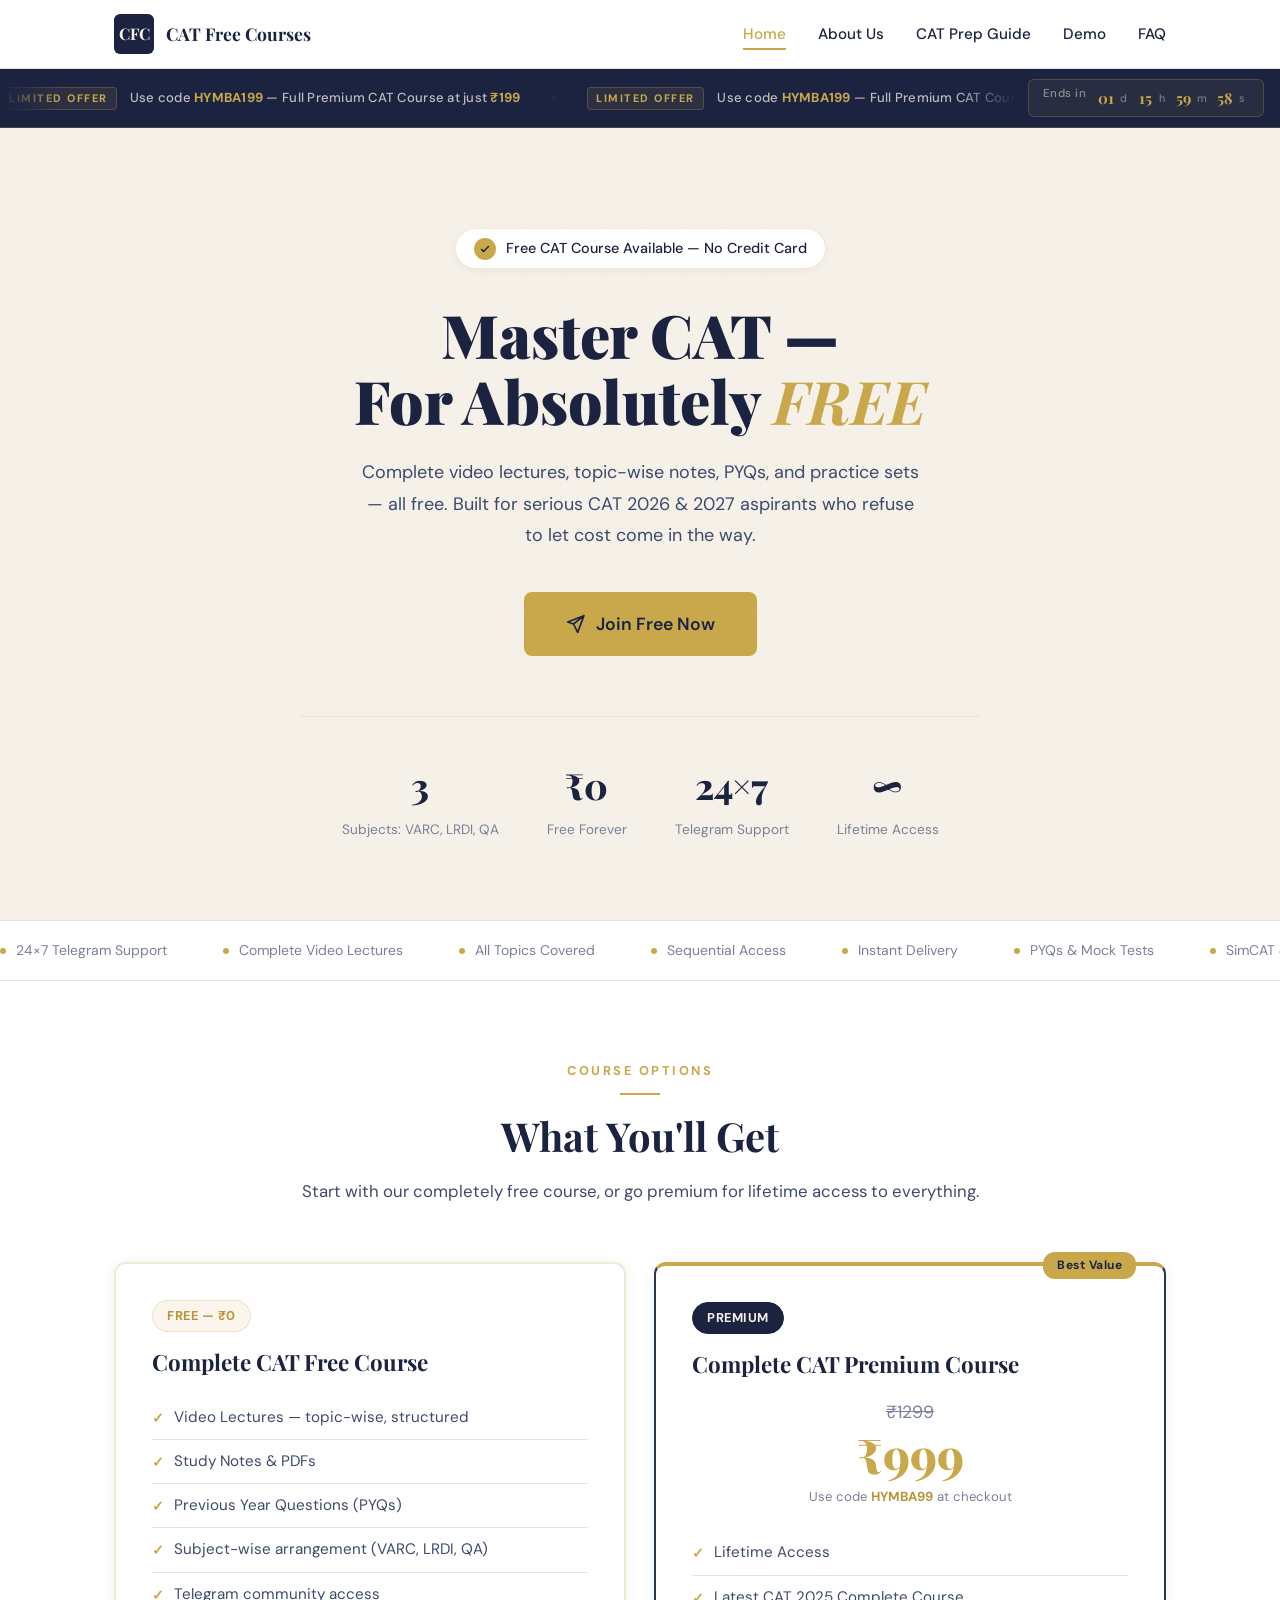
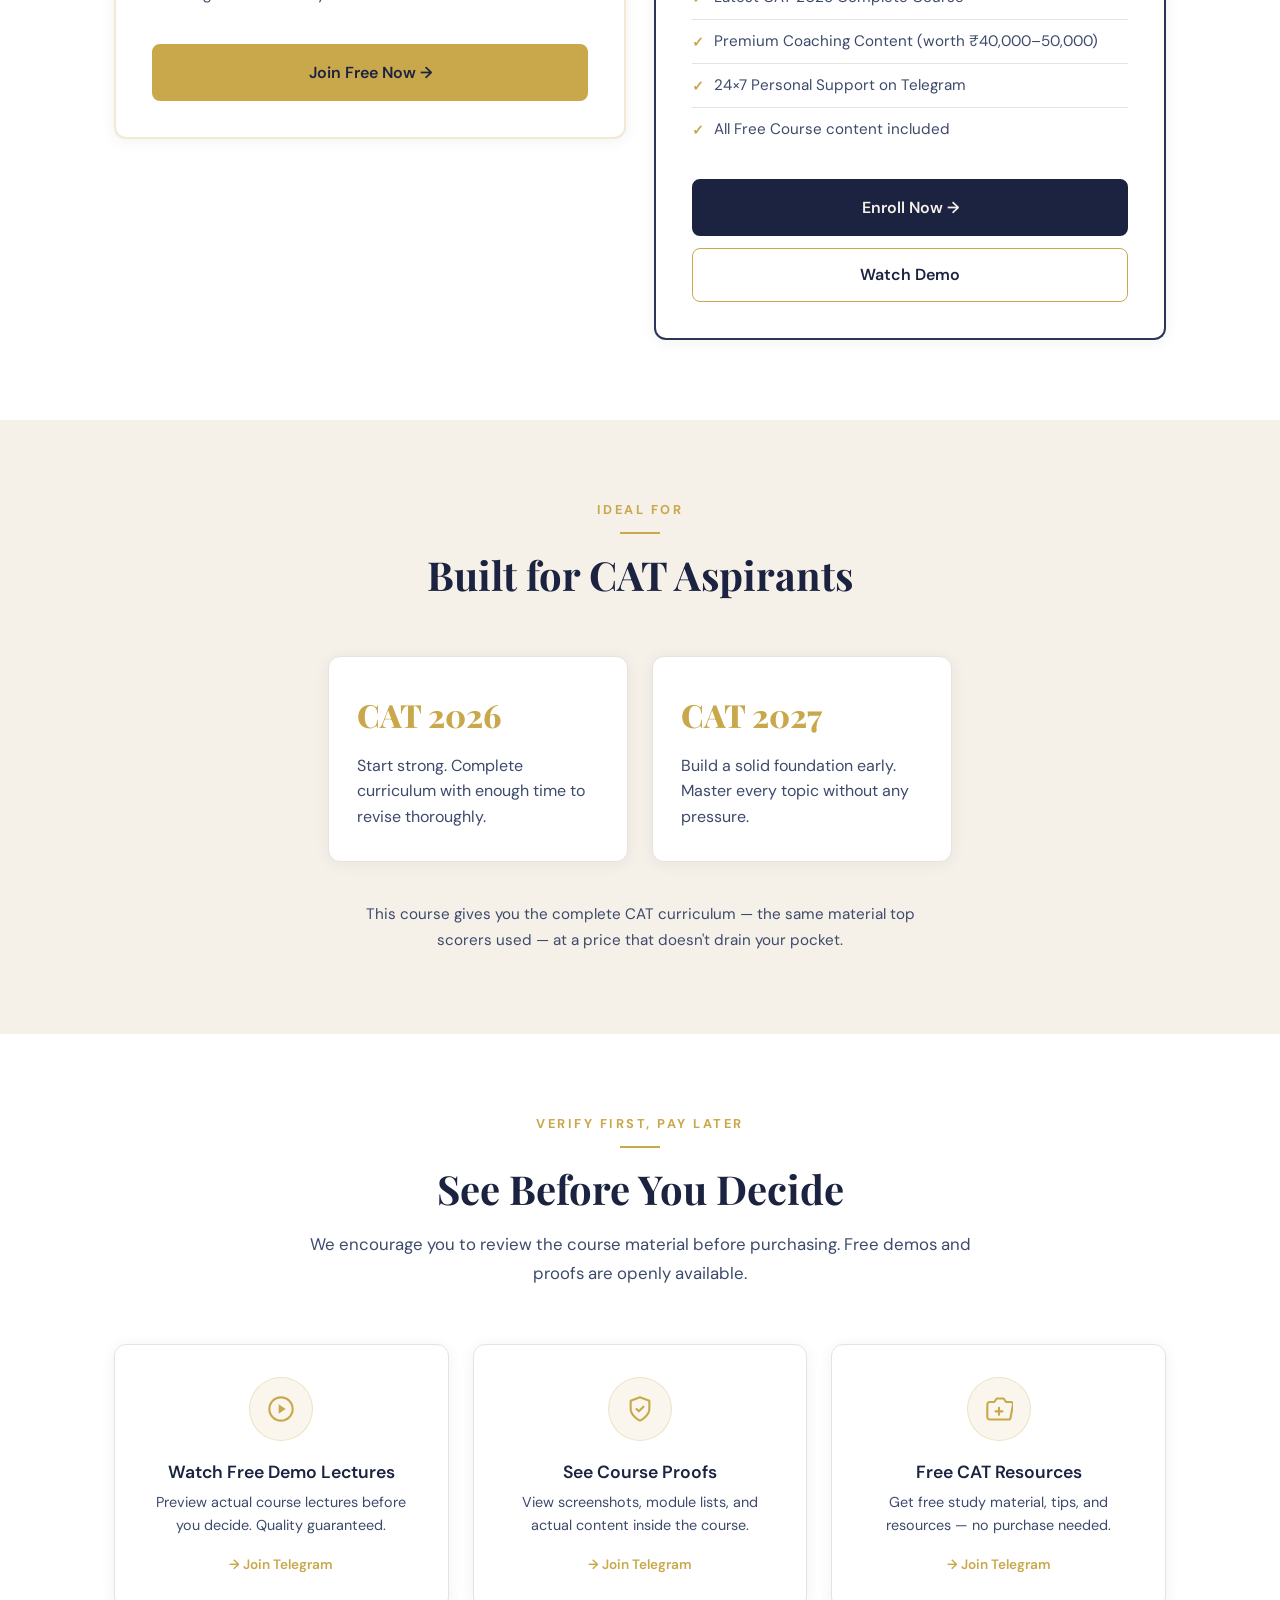
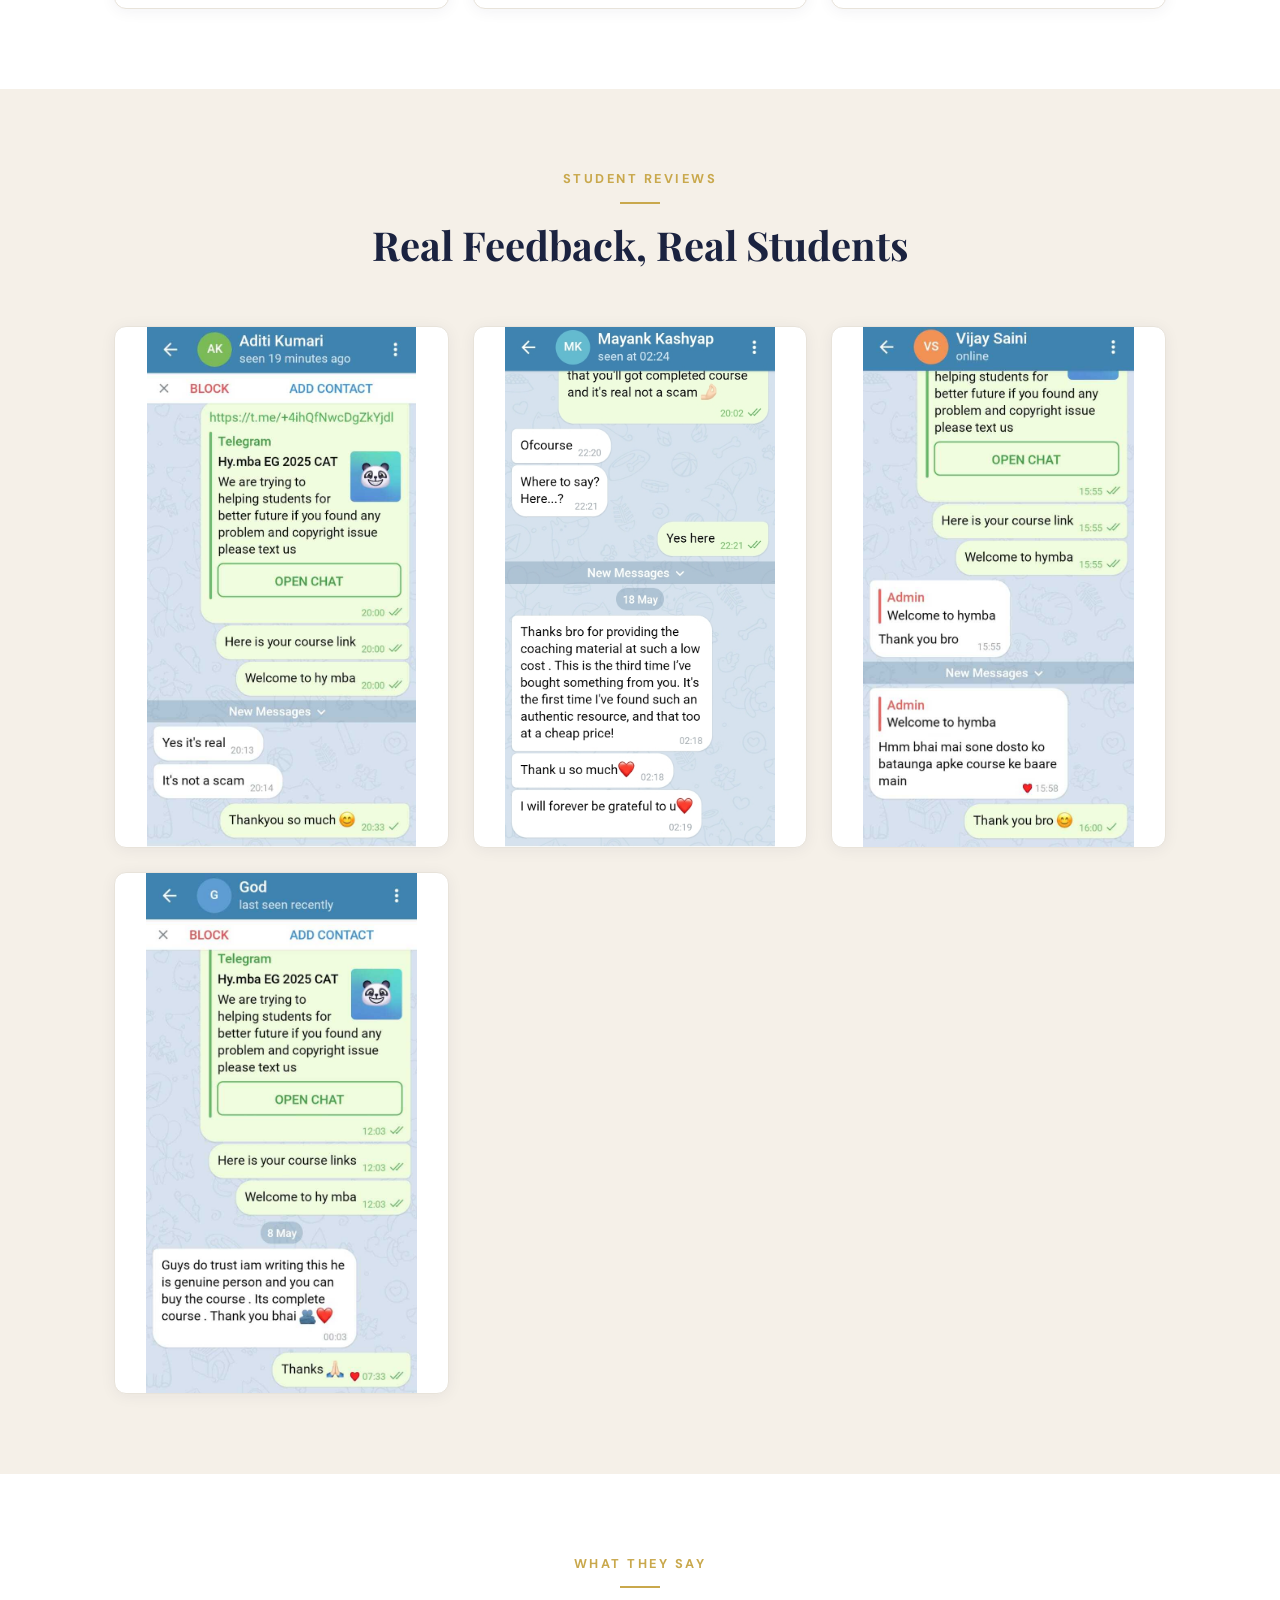
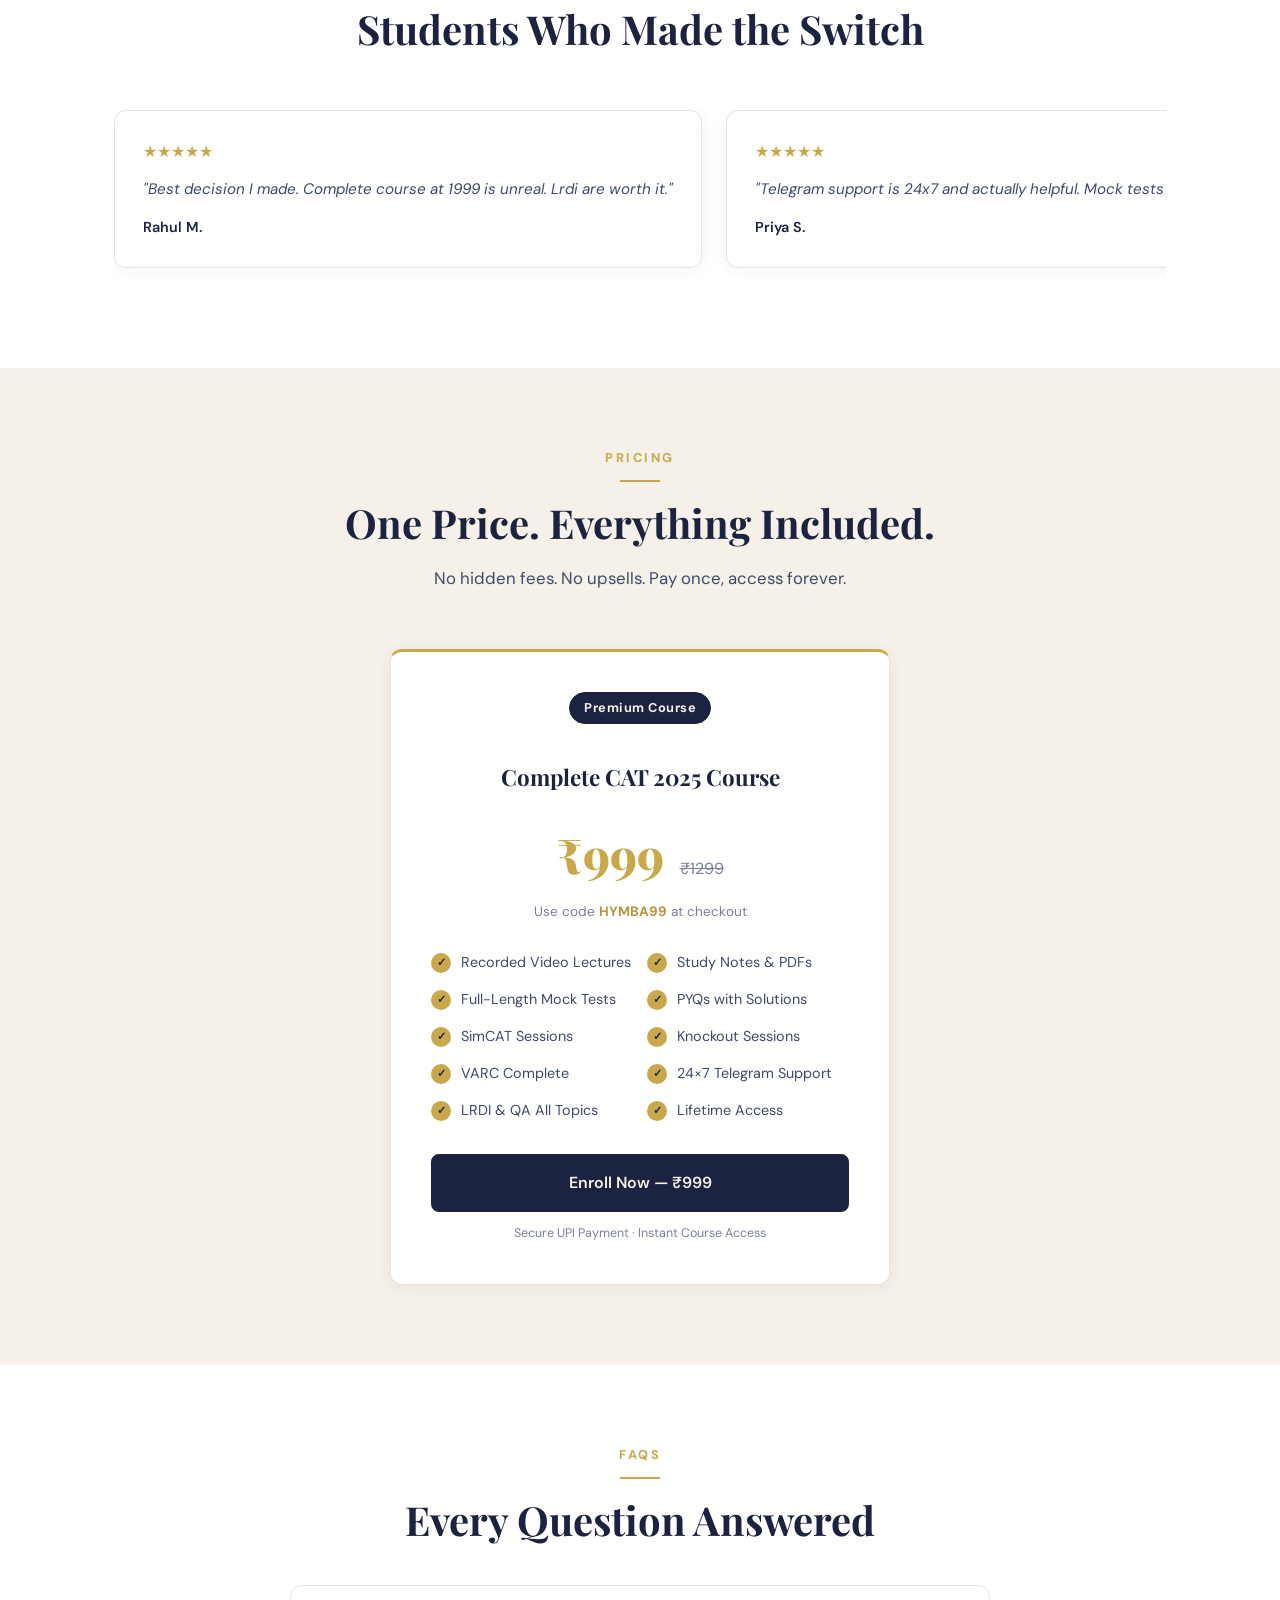
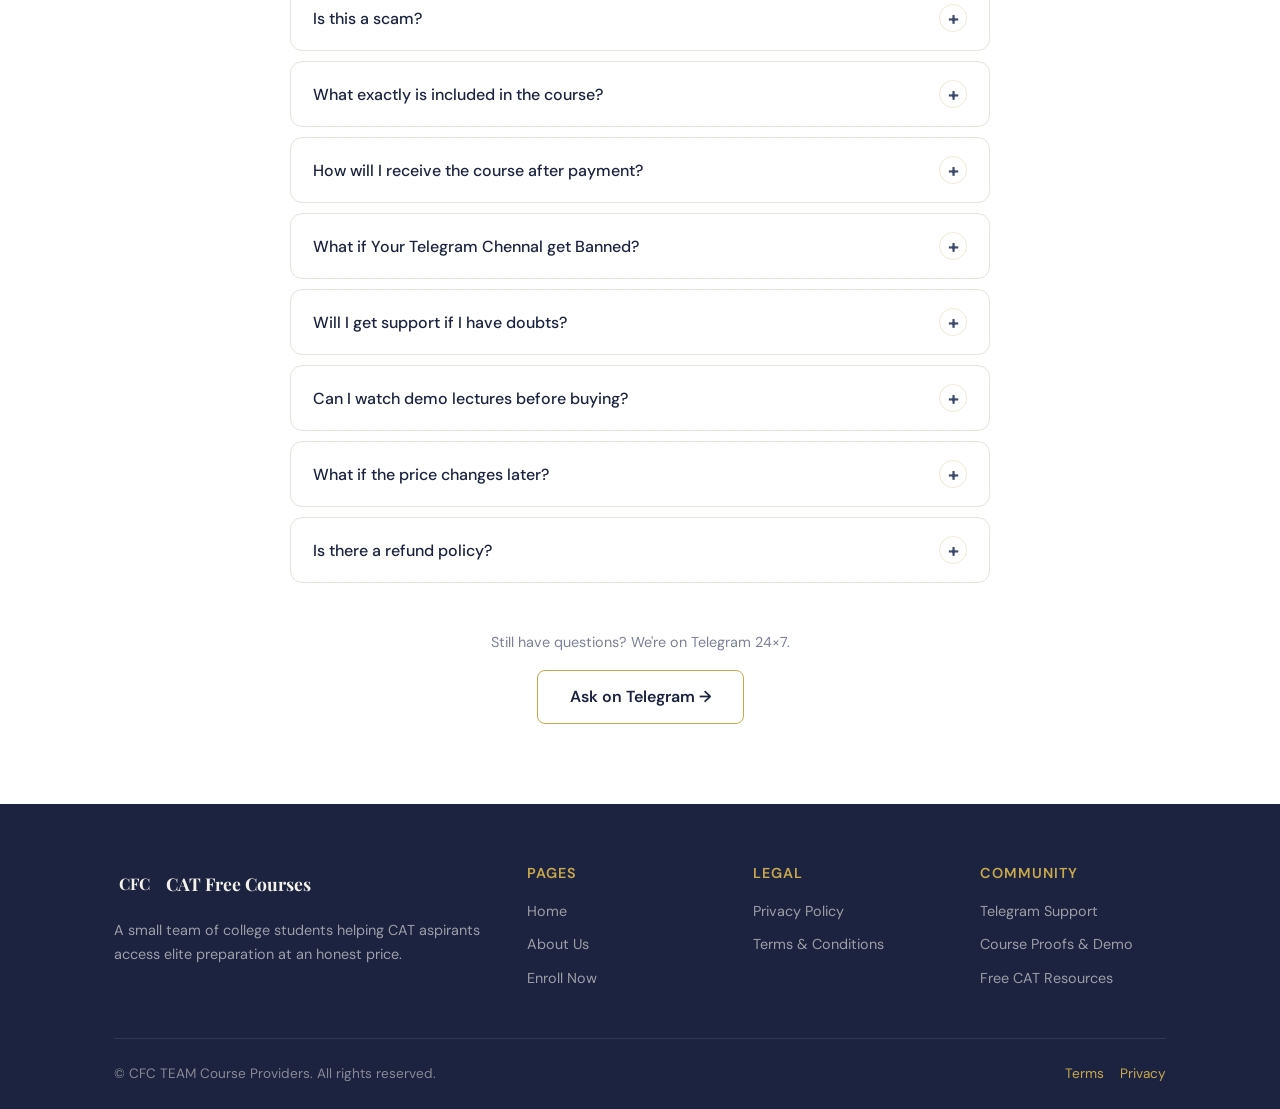
<file: index.html>
<!DOCTYPE html>
<html lang="en">
<head>
  <meta charset="UTF-8">
  <meta name="viewport" content="width=device-width, initial-scale=1.0">
  <title>CAT Free Courses — Master CAT For Absolutely FREE</title>
  <meta name="description" content="Get the complete Free CAT Course — video lectures, notes, PYQs, subject-wise. No credit card. Premium course also available at ₹999 with coupon HYMBA99.">
 
  <link rel="canonical" href="https://catfreecourses.online/">

<!-- Open Graph -->
<meta property="og:type" content="website">
<meta property="og:title" content="CAT Free Courses — Master CAT For Absolutely FREE">
<meta property="og:description" content="Complete free CAT course with video lectures, notes & PYQs. Premium course also available at ₹999.">
<meta property="og:url" content="https://catfreecourses.online/">
<meta property="og:site_name" content="CAT Free Courses">

<!-- Twitter Card -->
<meta name="twitter:card" content="summary_large_image">
<meta name="twitter:title" content="CAT Free Courses — Master CAT For Absolutely FREE">
<meta name="twitter:description" content="Complete free CAT course with video lectures, notes & PYQs. Premium course also available at ₹999.">
 
  <link rel="preconnect" href="https://fonts.googleapis.com">
  <link rel="preconnect" href="https://fonts.gstatic.com" crossorigin>
  <link href="https://fonts.googleapis.com/css2?family=DM+Sans:ital,opsz,wght@0,9..40,400;0,9..40,500;0,9..40,600;0,9..40,700;1,9..40,400&family=Playfair+Display:wght@400;600;700;800;900&display=swap" rel="stylesheet">
  <link rel="stylesheet" href="style.css">
  <script src="config.js"></script>
<script type="text/javascript">
(function(c,l,a,r,i,t,y){
c[a]=c[a]||function(){(c[a].q=c[a].q||[]).push(arguments)};
t=l.createElement(r);t.async=1;t.src="https://www.clarity.ms/tag/"+i;
y=l.getElementsByTagName(r)[0];y.parentNode.insertBefore(t,y);
})(window, document, "clarity", "script", "wy7g2sbil3");
</script>
</head>
<body>

<!-- ===== HEADER ===== -->
<header id="site-header">
  <div class="header-inner">
    <a href="index.html" class="logo">
      <div class="logo-mark">CFC</div>
      <span class="logo-text">CAT Free Courses</span>
    </a>
    <nav class="site-nav">
      <a href="index.html" class="nav-link active">Home</a>
      <a href="about.html" class="nav-link">About Us</a>
      <a href="blog/index.html" class="nav-link">CAT Prep Guide</a>
      <a href="index.html#demo" class="nav-link">Demo</a>
      <a href="index.html#faq" class="nav-link">FAQ</a>
    </nav>
    <div class="hamburger" id="hamburger">
      <span></span><span></span><span></span>
    </div>
  </div>
</header>

<!-- OFFER STRIP -->
<div class="offer-strip">
  <div class="offer-scroll-area">
    <div class="offer-track">
      <span class="offer-item"><span class="offer-tag">LIMITED OFFER</span> Use code <strong>HYMBA199</strong> — Full Premium CAT Course at just <strong>₹199</strong></span>
      <span class="offer-sep">·</span>
      <span class="offer-item"><span class="offer-tag">LIMITED OFFER</span> Use code <strong>HYMBA199</strong> — Full Premium CAT Course at just <strong>₹199</strong></span>
      <span class="offer-sep">·</span>
      <span class="offer-item"><span class="offer-tag">LIMITED OFFER</span> Use code <strong>HYMBA199</strong> — Full Premium CAT Course at just <strong>₹199</strong></span>
      <span class="offer-sep">·</span>
      <span class="offer-item"><span class="offer-tag">LIMITED OFFER</span> Use code <strong>HYMBA199</strong> — Full Premium CAT Course at just <strong>₹199</strong></span>
      <span class="offer-sep">·</span>
      <span class="offer-item"><span class="offer-tag">LIMITED OFFER</span> Use code <strong>HYMBA199</strong> — Full Premium CAT Course at just <strong>₹199</strong></span>
      <span class="offer-sep">·</span>
      <span class="offer-item"><span class="offer-tag">LIMITED OFFER</span> Use code <strong>HYMBA199</strong> — Full Premium CAT Course at just <strong>₹199</strong></span>
      <span class="offer-sep">·</span>
      <span class="offer-item"><span class="offer-tag">LIMITED OFFER</span> Use code <strong>HYMBA199</strong> — Full Premium CAT Course at just <strong>₹199</strong></span>
      <span class="offer-sep">·</span>
      <span class="offer-item"><span class="offer-tag">LIMITED OFFER</span> Use code <strong>HYMBA199</strong> — Full Premium CAT Course at just <strong>₹199</strong></span>
    </div>
  </div>
  <div class="offer-timer" id="offer-timer">
    <span class="timer-label">Ends in</span>
    <span class="timer-val" id="timer-d">01</span><span class="timer-unit">d</span>
    <span class="timer-val" id="timer-h">16</span><span class="timer-unit">h</span>
    <span class="timer-val" id="timer-m">00</span><span class="timer-unit">m</span>
    <span class="timer-val" id="timer-s">00</span><span class="timer-unit">s</span>
  </div>
</div>

<!-- Mobile Menu -->
<div class="mobile-menu" id="mobile-menu">
  <a href="index.html">Home</a>
  <a href="about.html">About Us</a>
  <a href="blog/index.html">CAT Prep Guide</a>
  <a href="index.html#demo">Demo</a>
  <a href="index.html#faq">FAQ</a>
</div>

<!-- ===== HERO ===== -->
<section class="hero">
  <div class="container">
    <div class="hero-content">

      <div class="hero-free-badge">
        <span class="badge-icon">
          <svg width="12" height="12" viewBox="0 0 24 24" fill="none" stroke="#1B2340" stroke-width="3" stroke-linecap="round" stroke-linejoin="round">
            <path d="M5 13l4 4L19 7"/>
          </svg>
        </span>
        <span>Free CAT Course Available — No Credit Card</span>
      </div>

      <h1 class="hero-title">
        Master CAT —<br>
        For Absolutely <strong>FREE</strong>
      </h1>

      <p class="hero-sub">
        Complete video lectures, topic-wise notes, PYQs, and practice sets — all free.
        Built for serious CAT 2026 &amp; 2027 aspirants who refuse to let cost come in the way.
      </p>

      <div class="hero-ctas">
        <a id="f-tg-free" class="btn btn-primary" style="font-size:1.1rem;padding:16px 40px;">
          <svg width="20" height="20" viewBox="0 0 24 24" fill="none" stroke="#1B2340" stroke-width="2" stroke-linecap="round" stroke-linejoin="round" style="margin-right:10px;">
            <path d="M21.5 2L2 9.5l7 2.5M21.5 2L14 22l-5-10M21.5 2L9 12"/>
          </svg>
          Join Free Now
        </a>
      </div>

      <div class="hero-stats">
        <div class="stat-item">
          <span class="stat-num">3</span>
          <span class="stat-label">Subjects: VARC, LRDI, QA</span>
        </div>
        <div class="stat-item">
          <span class="stat-num">₹0</span>
          <span class="stat-label">Free Forever</span>
        </div>
        <div class="stat-item">
          <span class="stat-num">24×7</span>
          <span class="stat-label">Telegram Support</span>
        </div>
        <div class="stat-item">
          <span class="stat-num">∞</span>
          <span class="stat-label">Lifetime Access</span>
        </div>
      </div>

    </div>
  </div>
</section>

<!-- ===== TRUST BAR ===== -->
<div class="trust-bar">
  <div class="trust-track" id="trust-track"></div>
</div>

<!-- ===== WHAT YOU'LL GET ===== -->
<section id="includes" style="background: var(--white);">
  <div class="container">
    <div class="section-center">
      <span class="section-eyebrow">Course Options</span>
      <h2 class="section-title">What You'll Get</h2>
      <p class="section-sub">Start with our completely free course, or go premium for lifetime access to everything.</p>
    </div>

    <div class="what-you-get-grid">

      <!-- Free Course Card -->
      <div class="free-course-card">
        <span class="pricing-badge-top badge-free">FREE — ₹0</span>
        <h3 class="pricing-name">Complete CAT Free Course</h3>
        <ul class="pricing-checklist-simple">
          <li><span class="check-icon">✓</span> Video Lectures — topic-wise, structured</li>
          <li><span class="check-icon">✓</span> Study Notes &amp; PDFs</li>
          <li><span class="check-icon">✓</span> Previous Year Questions (PYQs)</li>
          <li><span class="check-icon">✓</span> Subject-wise arrangement (VARC, LRDI, QA)</li>
          <li><span class="check-icon">✓</span> Telegram community access</li>
        </ul>
        <a href="https://t.me/+VkfPnkDrlg9iZjQ9" class="btn btn-primary btn-full">Join Free Now →</a>
      </div>

      <!-- Premium Course Card -->
      <div class="premium-course-card">
        <span class="pricing-badge-top badge-premium">PREMIUM</span>
        <h3 class="pricing-name">Complete CAT Premium Course</h3>
        <div class="price-block">
          <span class="price-original">₹1299</span>
          <span class="price-current">₹999</span>
          <p class="price-coupon-note">Use code <strong>HYMBA99</strong> at checkout</p>
        </div>
        <ul class="pricing-checklist-simple">
          <li><span class="check-icon">✓</span> Lifetime Access</li>
          <li><span class="check-icon">✓</span> Latest CAT 2025 Complete Course</li>
          <li><span class="check-icon">✓</span> Premium Coaching Content (worth ₹40,000–50,000)</li>
          <li><span class="check-icon">✓</span> 24×7 Personal Support on Telegram</li>
          <li><span class="check-icon">✓</span> All Free Course content included</li>
        </ul>
        <a href="checkout.html" class="btn btn-navy btn-full">Enroll Now →</a>
        <a id="f-tg-demo" class="btn btn-ghost btn-full" style="margin-top:12px;">Watch Demo</a>
      </div>

    </div>
  </div>
</section>

<!-- ===== WHO IS THIS FOR ===== -->
<section id="who" style="background: var(--cream);">
  <div class="container">
    <div class="section-center">
      <span class="section-eyebrow">Ideal For</span>
      <h2 class="section-title">Built for CAT Aspirants</h2>
    </div>
    <div class="target-cards reveal">
      <div class="target-card">
        <span class="target-year">CAT 2026</span>
        <p>Start strong. Complete curriculum with enough time to revise thoroughly.</p>
      </div>
      <div class="target-card">
        <span class="target-year">CAT 2027</span>
        <p>Build a solid foundation early. Master every topic without any pressure.</p>
      </div>
    </div>
    <p class="target-note">
      This course gives you the complete CAT curriculum — the same material top scorers used — at a price that doesn't drain your pocket.
    </p>
  </div>
</section>

<!-- ===== DEMO & PROOF ===== -->
<section id="demo" style="background: var(--white);">
  <div class="container">
    <div class="section-center">
      <span class="section-eyebrow">Verify First, Pay Later</span>
      <h2 class="section-title">See Before You Decide</h2>
      <p class="section-sub">We encourage you to review the course material before purchasing. Free demos and proofs are openly available.</p>
    </div>
    <div class="demo-grid reveal" id="demo-grid"></div>
  </div>
</section>

<!-- ===== STUDENT REVIEWS ===== -->
<section id="reviews" style="background: var(--cream);">
  <div class="container">
    <div class="section-center">
      <span class="section-eyebrow">Student Reviews</span>
      <h2 class="section-title">Real Feedback, Real Students</h2>
    </div>
    <div class="reviews-grid" id="reviews-grid"></div>
  </div>
</section>

<!-- ===== TESTIMONIALS ===== -->
<section id="testimonials" style="background: var(--white);">
  <div class="container">
    <div class="section-center">
      <span class="section-eyebrow">What They Say</span>
      <h2 class="section-title">Students Who Made the Switch</h2>
    </div>
    <div class="testimonials-scroll" id="testimonials-scroll"></div>
  </div>
</section>

<!-- ===== PRICING ===== -->
<section id="pricing" style="background: var(--cream);">
  <div class="container">
    <div class="section-center">
      <span class="section-eyebrow">Pricing</span>
      <h2 class="section-title">One Price. Everything Included.</h2>
      <p class="section-sub">No hidden fees. No upsells. Pay once, access forever.</p>
    </div>
    <div class="pricing-wrap reveal">
      <div class="pricing-card">
        <div style="text-align:center;margin-bottom:20px;">
          <span class="pricing-badge-top badge-premium">Premium Course</span>
        </div>
        <p class="pricing-name" style="text-align:center;">Complete CAT 2025 Course</p>
        <div style="text-align:center;margin-bottom:28px;">
          <span style="font-family:'Playfair Display',serif;font-size:3rem;font-weight:800;color:var(--gold);">₹999</span>
          <span style="font-size:1rem;color:var(--text-muted);text-decoration:line-through;margin-left:12px;">₹1299</span>
          <p style="font-size:0.85rem;color:var(--text-muted);margin-top:8px;">Use code <strong style="color:var(--gold-hover);">HYMBA99</strong> at checkout</p>
        </div>
        <ul class="pricing-checklist">
          <li><span class="check-icon">✓</span> Recorded Video Lectures</li>
          <li><span class="check-icon">✓</span> Study Notes &amp; PDFs</li>
          <li><span class="check-icon">✓</span> Full-Length Mock Tests</li>
          <li><span class="check-icon">✓</span> PYQs with Solutions</li>
          <li><span class="check-icon">✓</span> SimCAT Sessions</li>
          <li><span class="check-icon">✓</span> Knockout Sessions</li>
          <li><span class="check-icon">✓</span> VARC Complete</li>
          <li><span class="check-icon">✓</span> 24×7 Telegram Support</li>
          <li><span class="check-icon">✓</span> LRDI &amp; QA All Topics</li>
          <li><span class="check-icon">✓</span> Lifetime Access</li>
        </ul>
        <a href="checkout.html" class="btn btn-navy btn-full" style="margin-bottom:12px;">Enroll Now — ₹999</a>
        <p style="font-size:0.78rem;color:var(--text-muted);text-align:center;">Secure UPI Payment · Instant Course Access</p>
      </div>
    </div>
  </div>
</section>

<!-- ===== FAQs ===== -->
<section id="faq" style="background: var(--white);">
  <div class="container">
    <div class="section-center" style="margin-bottom:0">
      <span class="section-eyebrow">FAQs</span>
      <h2 class="section-title">Every Question Answered</h2>
    </div>
    <div class="faq-list" id="faq-list" style="margin-top:40px;"></div>
    <div style="text-align:center;margin-top:32px;">
      <p style="color:var(--text-muted);font-size:0.9rem;margin-bottom:16px;">Still have questions? We're on Telegram 24×7.</p>
      <a href="" id="footer-tg-link" class="btn btn-ghost">Ask on Telegram →</a>
    </div>
  </div>
</section>

<!-- ===== FOOTER ===== -->
<footer id="site-footer">
  <div class="footer-inner">
    <div class="footer-grid">
      <div class="footer-brand">
        <a href="index.html" class="logo" style="margin-bottom:14px;">
          <div class="logo-mark">CFC</div>
          <span class="logo-text" style="color:var(--cream);">CAT Free Courses</span>
        </a>
        <p>A small team of college students helping CAT aspirants access elite preparation at an honest price.</p>
      </div>
      <div class="footer-col">
        <h4>Pages</h4>
        <ul>
          <li><a href="index.html">Home</a></li>
          <li><a href="about.html">About Us</a></li>
          <li><a href="checkout.html">Enroll Now</a></li>
        </ul>
      </div>
      <div class="footer-col">
        <h4>Legal</h4>
        <ul>
          <li><a href="privacy.html">Privacy Policy</a></li>
          <li><a href="terms.html">Terms &amp; Conditions</a></li>
        </ul>
      </div>
      <div class="footer-col">
        <h4>Community</h4>
        <ul>
          <li><a id="f-tg-main" href="#">Telegram Support</a></li>
          <li><a id="f-tg-demo" href="#">Course Proofs &amp; Demo</a></li>
          <li><a id="f-tg-free" href="#">Free CAT Resources</a></li>
        </ul>
      </div>
    </div>
    <div class="footer-bottom">
      <p>© CFC TEAM Course Providers. All rights reserved.</p>
      <div style="display:flex;gap:16px;">
        <a href="terms.html">Terms</a>
        <a href="privacy.html">Privacy</a>
      </div>
    </div>
  </div>
</footer>

<script>
// Header scroll
const header = document.getElementById('site-header');
window.addEventListener('scroll', () => header.classList.toggle('scrolled', window.scrollY > 40));

// Hamburger
const ham = document.getElementById('hamburger');
const mob = document.getElementById('mobile-menu');
ham.addEventListener('click', () => mob.classList.toggle('open'));
mob.querySelectorAll('a').forEach(a => a.addEventListener('click', () => mob.classList.remove('open')));

// Trust Bar
const trustItems = [
  '24×7 Telegram Support','Complete Video Lectures','All Topics Covered',
  'Sequential Access','Instant Delivery','PYQs & Mock Tests',
  'SimCAT & Knockout Sessions','VARC + LRDI + QA','Lifetime Access'
];
const track = document.getElementById('trust-track');
[...trustItems,...trustItems].forEach(t => {
  const el = document.createElement('div');
  el.className = 'trust-item';
  el.innerHTML = `<span class="dot"></span>${t}`;
  track.appendChild(el);
});

// Demo Cards
const demoData = [
  {
    icon: `<svg width="28" height="28" viewBox="0 0 24 24" fill="none" stroke="#C9A84C" stroke-width="1.8" stroke-linecap="round" stroke-linejoin="round"><circle cx="12" cy="12" r="10"/><polygon points="10 8 16 12 10 16 10 8" fill="#C9A84C" stroke="none"/></svg>`,
    title: 'Watch Free Demo Lectures',
    desc: 'Preview actual course lectures before you decide. Quality guaranteed.',
    link: CONFIG.links.telegram_demo_proofs
  },
  {
    icon: `<svg width="28" height="28" viewBox="0 0 24 24" fill="none" stroke="#C9A84C" stroke-width="1.8" stroke-linecap="round" stroke-linejoin="round"><path d="M12 22s8-4 8-10V5l-8-3-8 3v7c0 6 8 10 8 10z"/><path d="m9 12 2 2 4-4" stroke="#C9A84C"/></svg>`,
    title: 'See Course Proofs',
    desc: 'View screenshots, module lists, and actual content inside the course.',
    link: CONFIG.links.telegram_demo_proofs
  },
  {
    icon: `<svg width="28" height="28" viewBox="0 0 24 24" fill="none" stroke="#C9A84C" stroke-width="1.8" stroke-linecap="round" stroke-linejoin="round"><path d="M22 19a2 2 0 0 1-2 2H4a2 2 0 0 1-2-2V8a2 2 0 0 1 2-2h4l2-3h6l2 3h4a2 2 0 0 1 2 2z"/><line x1="12" y1="11" x2="12" y2="17"/><line x1="9" y1="14" x2="15" y2="14"/></svg>`,
    title: 'Free CAT Resources',
    desc: 'Get free study material, tips, and resources — no purchase needed.',
    link: CONFIG.links.free_resources
  }
];
const demoGrid = document.getElementById('demo-grid');
demoData.forEach(d => {
  const el = document.createElement('a');
  el.className = 'demo-card';
  el.href = d.link;
  el.target = '_blank';
  el.rel = 'noopener';
  el.innerHTML = `<span class="demo-icon">${d.icon}</span><h3>${d.title}</h3><p>${d.desc}</p><span class="demo-arrow">→ Join Telegram</span>`;
  demoGrid.appendChild(el);
});

// Reviews
const reviewsGrid = document.getElementById('reviews-grid');
if (CONFIG.review_images && CONFIG.review_images.length > 0) {
  CONFIG.review_images.forEach((img, i) => {
    const card = document.createElement('div');
    card.className = 'review-card';
    card.innerHTML = `
      <img src="${CONFIG.reviews_folder}${img}" alt="Student Review ${i+1}" loading="lazy">
      `;
    reviewsGrid.appendChild(card);
  });
} else {
  reviewsGrid.innerHTML = `<div class="reviews-placeholder"><p style="font-size:2rem;margin-bottom:12px;">📸</p><p>Student reviews coming soon.</p><p style="margin-top:8px;">Check our <a href="${CONFIG.links.telegram_main}" target="_blank">Telegram channel</a> for live feedback.</p></div>`;
}

// Testimonials
const tScroll = document.getElementById('testimonials-scroll');
CONFIG.testimonials.forEach(t => {
  const card = document.createElement('div');
  card.className = 'testimonial-card';
  card.innerHTML = `<div class="t-stars">${'★'.repeat(t.stars)}${'☆'.repeat(5-t.stars)}</div><p class="t-text">"${t.text}"</p><p class="t-name">${t.name}</p>`;
  tScroll.appendChild(card);
});

// FAQs
const faqList = document.getElementById('faq-list');
CONFIG.faqs.forEach(f => {
  const item = document.createElement('div');
  item.className = 'faq-item reveal';
  item.innerHTML = `<button class="faq-q"><span>${f.q}</span><span class="faq-toggle">+</span></button><div class="faq-a"><div class="faq-a-inner">${f.a}</div></div>`;
  item.querySelector('.faq-q').addEventListener('click', () => {
    const wasOpen = item.classList.contains('open');
    document.querySelectorAll('.faq-item').forEach(i => { i.classList.remove('open'); i.querySelector('.faq-toggle').textContent = '+'; });
    if (!wasOpen) { item.classList.add('open'); item.querySelector('.faq-toggle').textContent = '−'; }
  });
  faqList.appendChild(item);
});

// Config links
document.getElementById('footer-tg-link').href = CONFIG.links.telegram_admin;
document.getElementById('f-tg-main').href = CONFIG.links.telegram_admin;
document.getElementById('f-tg-demo').href = CONFIG.links.telegram_demo_proofs;
document.getElementById('f-tg-free').href = CONFIG.links.free_resources;

// Scroll Reveal
const observer = new IntersectionObserver(entries => {
  entries.forEach(e => { if (e.isIntersecting) e.target.classList.add('visible'); });
}, { threshold: 0.1 });
document.querySelectorAll('.reveal').forEach(el => observer.observe(el));

// ===== OFFER TIMER =====
(function() {
  const RESET_AT_SECONDS = 5 * 3600; // 5 hours
  const START_SECONDS    = (1 * 86400) + (16 * 3600); // 1d 16h

  const KEY = 'offer_end_ts';
  let endTs = parseInt(localStorage.getItem(KEY) || '0');
  const now = Math.floor(Date.now() / 1000);

  if (!endTs || endTs <= now) {
    endTs = now + START_SECONDS;
    localStorage.setItem(KEY, endTs);
  }

  function update() {
    const remaining = endTs - Math.floor(Date.now() / 1000);

    if (remaining <= RESET_AT_SECONDS) {
      endTs = Math.floor(Date.now() / 1000) + START_SECONDS;
      localStorage.setItem(KEY, endTs);
    }

    const d = Math.floor(remaining / 86400);
    const h = Math.floor((remaining % 86400) / 3600);
    const m = Math.floor((remaining % 3600) / 60);
    const s = remaining % 60;

    document.getElementById('timer-d').textContent = String(d).padStart(2,'0');
    document.getElementById('timer-h').textContent = String(h).padStart(2,'0');
    document.getElementById('timer-m').textContent = String(m).padStart(2,'0');
    document.getElementById('timer-s').textContent = String(s).padStart(2,'0');
  }

  update();
  setInterval(update, 1000);
})();

</script>

<script type="application/ld+json">
{
  "@context": "https://schema.org",
  "@type": "FAQPage",
  "mainEntity": [
    {
      "@type": "Question",
      "name": "Is this a scam?",
      "acceptedAnswer": {
        "@type": "Answer",
        "text": "No. We are a group of college students helping aspirants who cannot afford expensive coaching. You can verify our demo lectures and student proofs before paying."
      }
    },
    {
      "@type": "Question",
      "name": "What exactly is included in the course?",
      "acceptedAnswer": {
        "@type": "Answer",
        "text": "Complete CAT course: recorded video lectures, notes, mock tests, PYQs, sessions, VARC, LRDI and QA — all topics covered, sequentially arranged on Telegram."
      }
    },
    {
      "@type": "Question",
      "name": "How will I receive the course after payment?",
      "acceptedAnswer": {
        "@type": "Answer",
        "text": "After payment, submit your screenshot and UTR number on the payment page. You'll be added to the main group instantly."
      }
    },
    {
      "@type": "Question",
      "name": "Will I get support if I have doubts?",
      "acceptedAnswer": {
        "@type": "Answer",
        "text": "Yes. We offer 24x7 Telegram support for any questions about the course, material, or strategy."
      }
    },
    {
      "@type": "Question",
      "name": "Can I watch demo lectures before buying?",
      "acceptedAnswer": {
        "@type": "Answer",
        "text": "Yes, free demo lectures and proof of course content are available in our Telegram group before you purchase."
      }
    }
  ]
}
</script>
</body>
</html>
</file>
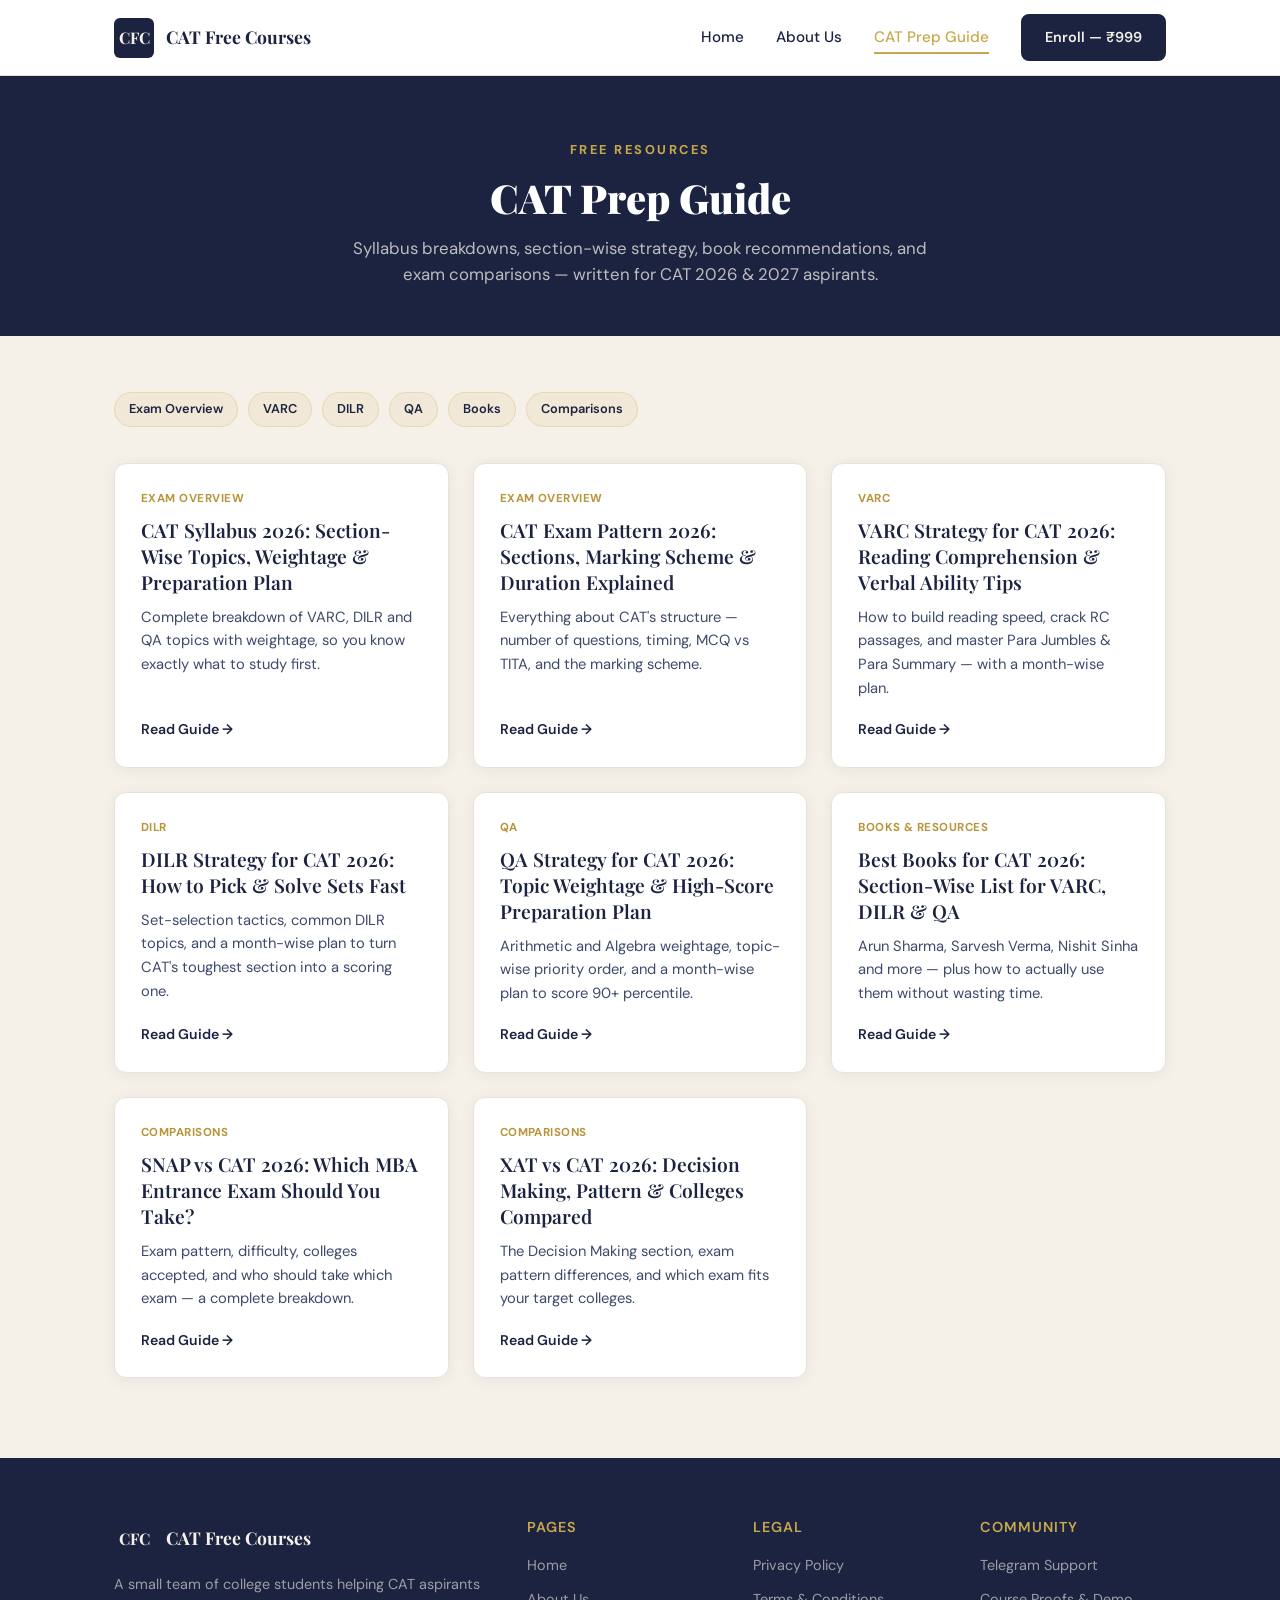
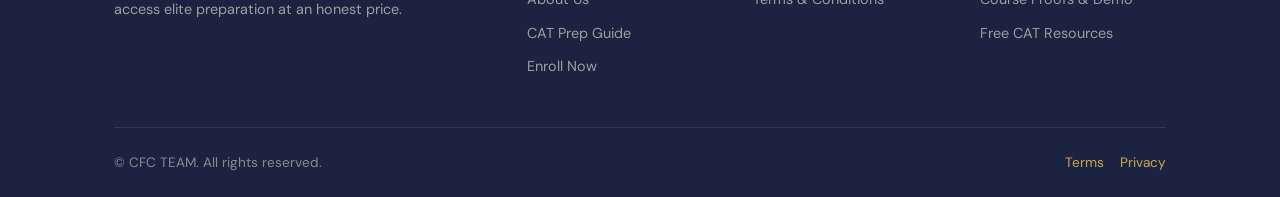
<file: blog/index.html>
<!DOCTYPE html>
<html lang="en">
<head>
  <meta charset="UTF-8">
  <meta name="viewport" content="width=device-width, initial-scale=1.0">
  <title>CAT Prep Guide — Syllabus, Strategy & Exam Tips | CAT Free Courses</title>
  <meta name="description" content="Free CAT preparation guides — syllabus, exam pattern, VARC/DILR/QA strategy, book recommendations, and exam comparisons. Updated for CAT 2026.">

  <link rel="canonical" href="https://catfreecourses.online/blog/">

  <!-- Open Graph -->
  <meta property="og:type" content="website">
  <meta property="og:title" content="CAT Prep Guide — Syllabus, Strategy & Exam Tips">
  <meta property="og:description" content="Free CAT preparation guides — syllabus, exam pattern, VARC/DILR/QA strategy, book recommendations, and exam comparisons.">
  <meta property="og:url" content="https://catfreecourses.online/blog/">
  <meta property="og:site_name" content="CAT Free Courses">

  <link rel="preconnect" href="https://fonts.googleapis.com">
  <link rel="preconnect" href="https://fonts.gstatic.com" crossorigin>
  <link href="https://fonts.googleapis.com/css2?family=DM+Sans:opsz,wght@9..40,400;9..40,500;9..40,600;9..40,700&family=Playfair+Display:wght@700;800;900&display=swap" rel="stylesheet">
  <link rel="stylesheet" href="../style.css">
  <link rel="stylesheet" href="blog-style.css">
  <script src="../config.js" defer></script>
<script type="text/javascript">
(function(c,l,a,r,i,t,y){
c[a]=c[a]||function(){(c[a].q=c[a].q||[]).push(arguments)};
t=l.createElement(r);t.async=1;t.src="https://www.clarity.ms/tag/"+i;
y=l.getElementsByTagName(r)[0];y.parentNode.insertBefore(t,y);
})(window, document, "clarity", "script", "wy7g2sbil3");
</script>
</head>
<body>

<header id="site-header">
  <div class="header-inner">
    <a href="../index.html" class="logo">
      <div class="logo-mark">CFC</div>
      <span class="logo-text">CAT Free Courses</span>
    </a>
    <nav class="site-nav">
      <a href="../index.html" class="nav-link">Home</a>
      <a href="../about.html" class="nav-link">About Us</a>
      <a href="index.html" class="nav-link active">CAT Prep Guide</a>
      <a href="../checkout.html" class="btn btn-navy" style="padding:10px 22px;font-size:0.9rem;">Enroll — ₹999</a>
    </nav>
    <div class="hamburger" id="hamburger"><span></span><span></span><span></span></div>
  </div>
</header>
<div class="mobile-menu" id="mobile-menu">
  <a href="../index.html">Home</a>
  <a href="../about.html">About Us</a>
  <a href="index.html">CAT Prep Guide</a>
  <a href="../checkout.html">Enroll — ₹999</a>
</div>

<section class="blog-hero">
  <div class="container">
    <span class="section-eyebrow">Free Resources</span>
    <h1>CAT Prep Guide</h1>
    <p>Syllabus breakdowns, section-wise strategy, book recommendations, and exam comparisons — written for CAT 2026 &amp; 2027 aspirants.</p>
  </div>
</section>

<section class="blog-grid-wrap">
  <div class="container">
    <div class="blog-category-row">
      <span class="blog-category-tag">Exam Overview</span>
      <span class="blog-category-tag">VARC</span>
      <span class="blog-category-tag">DILR</span>
      <span class="blog-category-tag">QA</span>
      <span class="blog-category-tag">Books</span>
      <span class="blog-category-tag">Comparisons</span>
    </div>

    <div class="blog-grid">

      <div class="blog-card">
        <span class="blog-tag">Exam Overview</span>
        <h3><a href="cat-syllabus-2026.html">CAT Syllabus 2026: Section-Wise Topics, Weightage &amp; Preparation Plan</a></h3>
        <p>Complete breakdown of VARC, DILR and QA topics with weightage, so you know exactly what to study first.</p>
        <a href="cat-syllabus-2026.html" class="blog-read-more">Read Guide →</a>
      </div>

      <div class="blog-card">
        <span class="blog-tag">Exam Overview</span>
        <h3><a href="cat-exam-pattern-2026.html">CAT Exam Pattern 2026: Sections, Marking Scheme &amp; Duration Explained</a></h3>
        <p>Everything about CAT's structure — number of questions, timing, MCQ vs TITA, and the marking scheme.</p>
        <a href="cat-exam-pattern-2026.html" class="blog-read-more">Read Guide →</a>
      </div>

      <div class="blog-card">
        <span class="blog-tag">VARC</span>
        <h3><a href="varc-strategy-cat-2026.html">VARC Strategy for CAT 2026: Reading Comprehension &amp; Verbal Ability Tips</a></h3>
        <p>How to build reading speed, crack RC passages, and master Para Jumbles &amp; Para Summary — with a month-wise plan.</p>
        <a href="varc-strategy-cat-2026.html" class="blog-read-more">Read Guide →</a>
      </div>

      <div class="blog-card">
        <span class="blog-tag">DILR</span>
        <h3><a href="dilr-strategy-cat-2026.html">DILR Strategy for CAT 2026: How to Pick &amp; Solve Sets Fast</a></h3>
        <p>Set-selection tactics, common DILR topics, and a month-wise plan to turn CAT's toughest section into a scoring one.</p>
        <a href="dilr-strategy-cat-2026.html" class="blog-read-more">Read Guide →</a>
      </div>

      <div class="blog-card">
        <span class="blog-tag">QA</span>
        <h3><a href="qa-strategy-cat-2026.html">QA Strategy for CAT 2026: Topic Weightage &amp; High-Score Preparation Plan</a></h3>
        <p>Arithmetic and Algebra weightage, topic-wise priority order, and a month-wise plan to score 90+ percentile.</p>
        <a href="qa-strategy-cat-2026.html" class="blog-read-more">Read Guide →</a>
      </div>

      <div class="blog-card">
        <span class="blog-tag">Books &amp; Resources</span>
        <h3><a href="best-books-for-cat-2026.html">Best Books for CAT 2026: Section-Wise List for VARC, DILR &amp; QA</a></h3>
        <p>Arun Sharma, Sarvesh Verma, Nishit Sinha and more — plus how to actually use them without wasting time.</p>
        <a href="best-books-for-cat-2026.html" class="blog-read-more">Read Guide →</a>
      </div>

      <div class="blog-card">
        <span class="blog-tag">Comparisons</span>
        <h3><a href="snap-vs-cat-2026.html">SNAP vs CAT 2026: Which MBA Entrance Exam Should You Take?</a></h3>
        <p>Exam pattern, difficulty, colleges accepted, and who should take which exam — a complete breakdown.</p>
        <a href="snap-vs-cat-2026.html" class="blog-read-more">Read Guide →</a>
      </div>

      <div class="blog-card">
        <span class="blog-tag">Comparisons</span>
        <h3><a href="xat-vs-cat-2026.html">XAT vs CAT 2026: Decision Making, Pattern &amp; Colleges Compared</a></h3>
        <p>The Decision Making section, exam pattern differences, and which exam fits your target colleges.</p>
        <a href="xat-vs-cat-2026.html" class="blog-read-more">Read Guide →</a>
      </div>

    </div>
  </div>
</section>

<footer id="site-footer">
  <div class="footer-inner">
    <div class="footer-grid">
      <div class="footer-brand">
        <a href="../index.html" class="logo" style="margin-bottom:14px;">
          <div class="logo-mark">CFC</div>
          <span class="logo-text" style="color:var(--cream);">CAT Free Courses</span>
        </a>
        <p>A small team of college students helping CAT aspirants access elite preparation at an honest price.</p>
      </div>
      <div class="footer-col">
        <h4>Pages</h4>
        <ul>
          <li><a href="../index.html">Home</a></li>
          <li><a href="../about.html">About Us</a></li>
          <li><a href="index.html">CAT Prep Guide</a></li>
          <li><a href="../checkout.html">Enroll Now</a></li>
        </ul>
      </div>
      <div class="footer-col">
        <h4>Legal</h4>
        <ul>
          <li><a href="../privacy.html">Privacy Policy</a></li>
          <li><a href="../terms.html">Terms &amp; Conditions</a></li>
        </ul>
      </div>
      <div class="footer-col">
        <h4>Community</h4>
        <ul>
          <li><a id="f-tg" href="#">Telegram Support</a></li>
          <li><a id="f-demo" href="#">Course Proofs &amp; Demo</a></li>
          <li><a id="f-free" href="#">Free CAT Resources</a></li>
        </ul>
      </div>
    </div>
    <div class="footer-bottom">
      <p>© CFC TEAM. All rights reserved.</p>
      <div style="display:flex;gap:16px;">
        <a href="../terms.html">Terms</a>
        <a href="../privacy.html">Privacy</a>
      </div>
    </div>
  </div>
</footer>

<script>
const header = document.getElementById('site-header');
window.addEventListener('scroll', () => header.classList.toggle('scrolled', window.scrollY > 40));
const ham = document.getElementById('hamburger');
const mob = document.getElementById('mobile-menu');
ham.addEventListener('click', () => mob.classList.toggle('open'));
document.getElementById('f-tg').href = CONFIG.links.telegram_admin;
document.getElementById('f-demo').href = CONFIG.links.telegram_demo_proofs;
document.getElementById('f-free').href = CONFIG.links.free_resources;
</script>
</body>
</html>
</file>
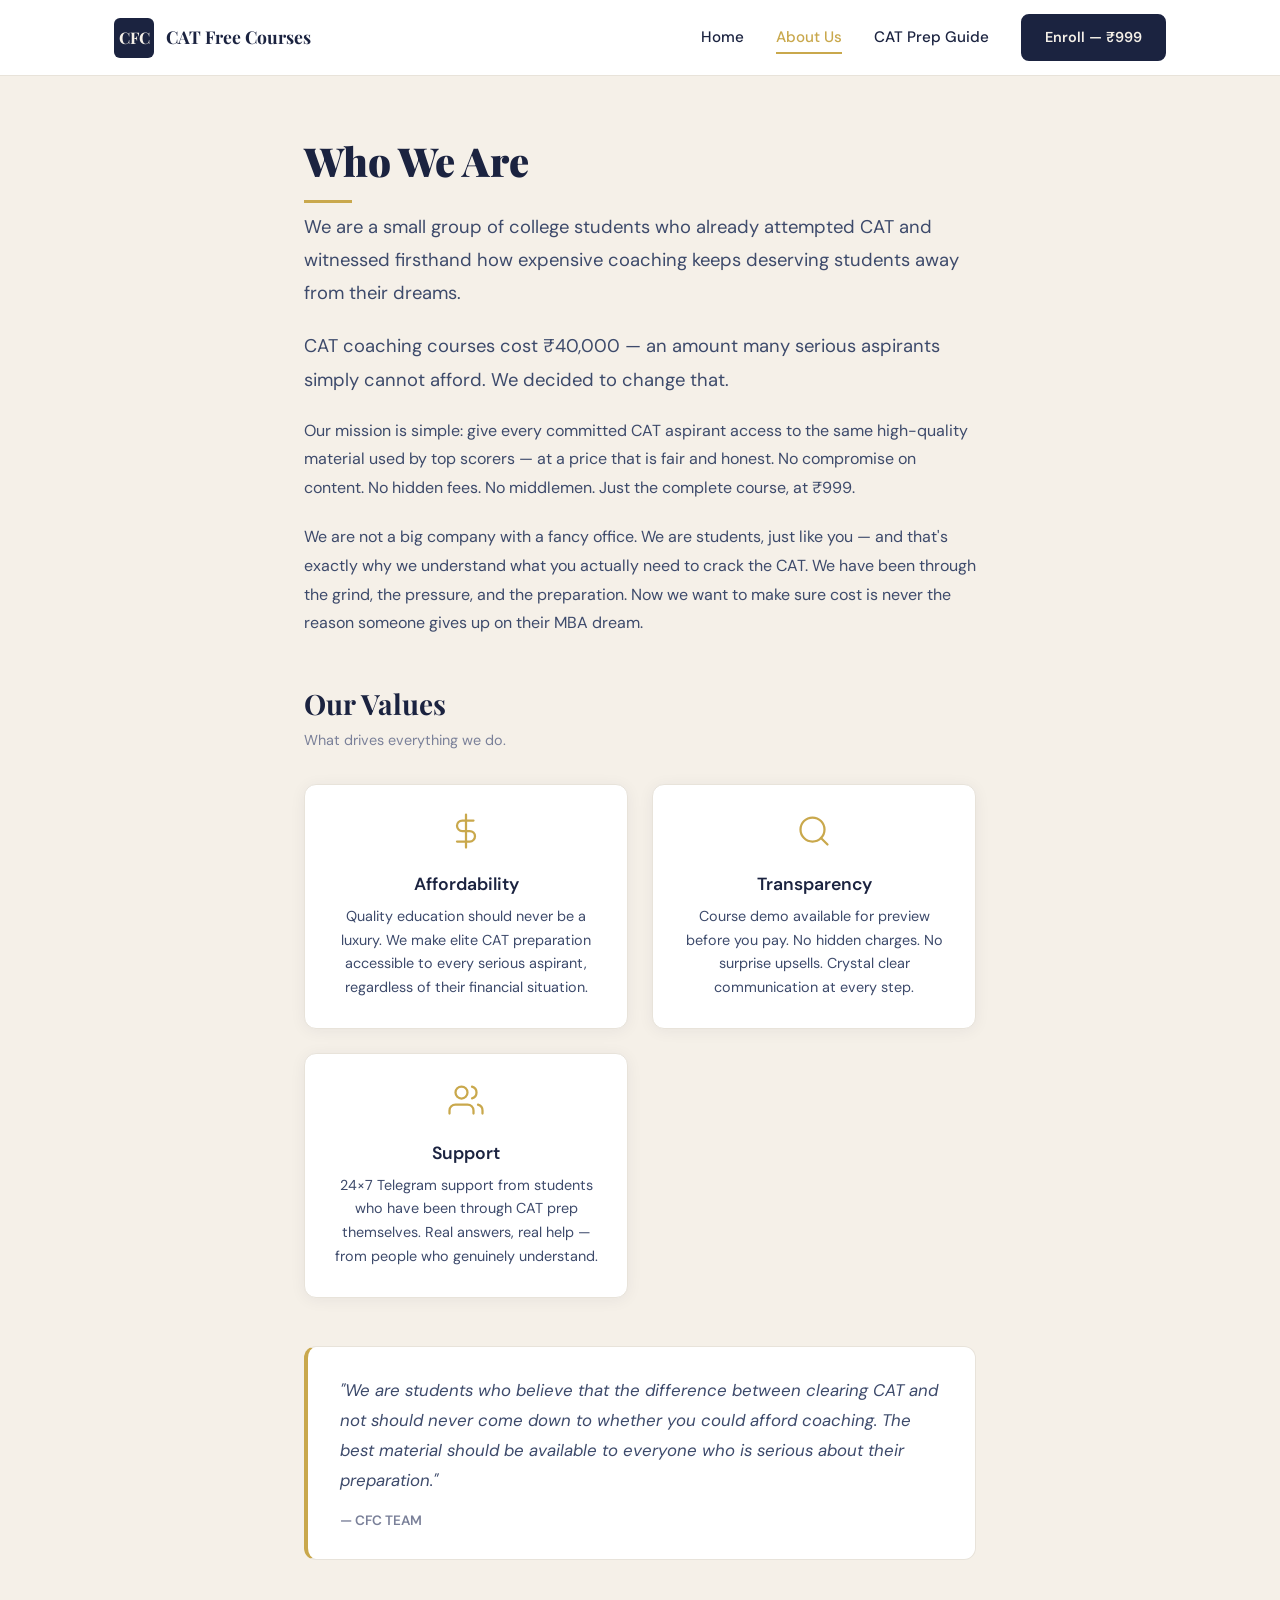
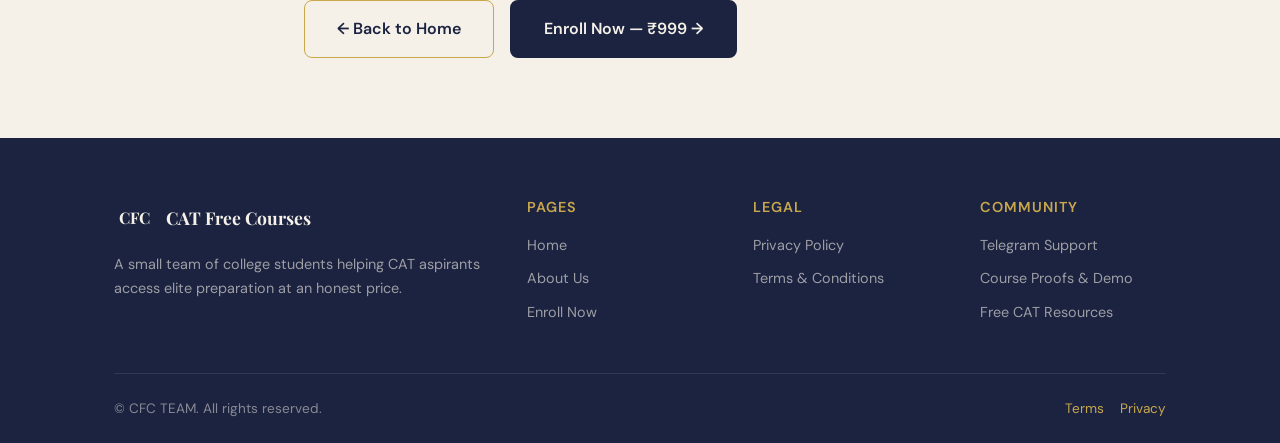
<file: about.html>
<!DOCTYPE html>
<html lang="en">
<head>
  <meta charset="UTF-8">
  <meta name="viewport" content="width=device-width, initial-scale=1.0">
  <title>About Us — CAT Free Courses</title>
  <meta name="description" content="Meet the team behind CAT Free Courses — college students on a mission to make quality CAT preparation affordable for every serious aspirant.">

  <link rel="canonical" href="https://catfreecourses.online/about.html">

  <!-- Open Graph -->
  <meta property="og:type" content="website">
  <meta property="og:title" content="About Us — CAT Free Courses">
  <meta property="og:description" content="Meet the team behind CAT Free Courses — college students on a mission to make quality CAT preparation affordable for every serious aspirant.">
  <meta property="og:url" content="https://catfreecourses.online/about.html">
  <meta property="og:site_name" content="CAT Free Courses">

  <link rel="preconnect" href="https://fonts.googleapis.com">
  <link rel="preconnect" href="https://fonts.gstatic.com" crossorigin>
  <link href="https://fonts.googleapis.com/css2?family=DM+Sans:opsz,wght@9..40,400;9..40,500;9..40,600;9..40,700&family=Playfair+Display:wght@700;800;900&display=swap" rel="stylesheet">
  <link rel="stylesheet" href="style.css">
  <script src="config.js"></script>
<script type="text/javascript">
(function(c,l,a,r,i,t,y){
c[a]=c[a]||function(){(c[a].q=c[a].q||[]).push(arguments)};
t=l.createElement(r);t.async=1;t.src="https://www.clarity.ms/tag/"+i;
y=l.getElementsByTagName(r)[0];y.parentNode.insertBefore(t,y);
})(window, document, "clarity", "script", "wy7g2sbil3");
</script>
</head>
<body>

<header id="site-header">
  <div class="header-inner">
    <a href="index.html" class="logo">
      <div class="logo-mark">CFC</div>
      <span class="logo-text">CAT Free Courses</span>
    </a>
    <nav class="site-nav">
      <a href="index.html" class="nav-link">Home</a>
      <a href="about.html" class="nav-link active">About Us</a>
      <a href="blog/index.html" class="nav-link">CAT Prep Guide</a>
      <a href="checkout.html" class="btn btn-navy" style="padding:10px 22px;font-size:0.9rem;">Enroll — ₹999</a>
    </nav>
    <div class="hamburger" id="hamburger"><span></span><span></span><span></span></div>
  </div>
</header>
<div class="mobile-menu" id="mobile-menu">
  <a href="index.html">Home</a>
  <a href="about.html">About Us</a>
  <a href="blog/index.html">CAT Prep Guide</a>
  <a href="checkout.html">Enroll — ₹999</a>
</div>

<main class="inner-page">
  <div class="inner-wrap">

    <h1 class="page-title">Who We Are</h1>

    <p class="about-lead">We are a small group of college students who already attempted CAT and witnessed firsthand how expensive coaching keeps deserving students away from their dreams.</p>

    <p class="about-lead">CAT coaching courses cost ₹40,000 — an amount many serious aspirants simply cannot afford. We decided to change that.</p>

    <p style="font-size:1rem;color:var(--text-secondary);line-height:1.8;margin-bottom:20px;">
      Our mission is simple: give every committed CAT aspirant access to the same high-quality material used by top scorers — at a price that is fair and honest. No compromise on content. No hidden fees. No middlemen. Just the complete course, at ₹999.
    </p>

    <p style="font-size:1rem;color:var(--text-secondary);line-height:1.8;margin-bottom:48px;">
      We are not a big company with a fancy office. We are students, just like you — and that's exactly why we understand what you actually need to crack the CAT. We have been through the grind, the pressure, and the preparation. Now we want to make sure cost is never the reason someone gives up on their MBA dream.
    </p>

    <h2 style="font-family:'Playfair Display',serif;font-size:1.75rem;color:var(--navy);margin-bottom:8px;">Our Values</h2>
    <p style="color:var(--text-muted);font-size:0.9rem;margin-bottom:32px;">What drives everything we do.</p>

    <div class="values-grid reveal">
      <div class="value-card">
        <span style="display:block;margin-bottom:16px;">
          <svg width="36" height="36" viewBox="0 0 24 24" fill="none" stroke="#C9A84C" stroke-width="1.5" stroke-linecap="round" stroke-linejoin="round">
            <path d="M12 1v22M17 5H9.5a3.5 3.5 0 0 0 0 7h5a3.5 3.5 0 0 1 0 7H6"/>
          </svg>
        </span>
        <h3>Affordability</h3>
        <p>Quality education should never be a luxury. We make elite CAT preparation accessible to every serious aspirant, regardless of their financial situation.</p>
      </div>
      <div class="value-card">
        <span style="display:block;margin-bottom:16px;">
          <svg width="36" height="36" viewBox="0 0 24 24" fill="none" stroke="#C9A84C" stroke-width="1.5" stroke-linecap="round" stroke-linejoin="round">
            <circle cx="11" cy="11" r="8"/>
            <line x1="21" y1="21" x2="16.65" y2="16.65"/>
          </svg>
        </span>
        <h3>Transparency</h3>
        <p>Course demo available for preview before you pay. No hidden charges. No surprise upsells. Crystal clear communication at every step.</p>
      </div>
      <div class="value-card">
        <span style="display:block;margin-bottom:16px;">
          <svg width="36" height="36" viewBox="0 0 24 24" fill="none" stroke="#C9A84C" stroke-width="1.5" stroke-linecap="round" stroke-linejoin="round">
            <path d="M17 21v-2a4 4 0 0 0-4-4H5a4 4 0 0 0-4 4v2"/>
            <circle cx="9" cy="7" r="4"/>
            <path d="M23 21v-2a4 4 0 0 0-3-3.87"/>
            <path d="M16 3.13a4 4 0 0 1 0 7.75"/>
          </svg>
        </span>
        <h3>Support</h3>
        <p>24×7 Telegram support from students who have been through CAT prep themselves. Real answers, real help — from people who genuinely understand.</p>
      </div>
    </div>

    <div style="margin-top:48px;padding:28px 32px;border-radius:var(--radius);background:var(--white);border:1px solid var(--border);border-left:4px solid var(--gold);">
      <p style="font-size:1.05rem;color:var(--text-secondary);line-height:1.8;font-style:italic;">
        "We are students who believe that the difference between clearing CAT and not should never come down to whether you could afford coaching. The best material should be available to everyone who is serious about their preparation."
      </p>
      <p style="margin-top:14px;font-size:0.85rem;color:var(--text-muted);font-weight:600;">— CFC TEAM</p>
    </div>

    <div class="about-ctas" style="margin-top:40px;">
      <a href="index.html" class="btn btn-ghost">← Back to Home</a>
      <a href="checkout.html" class="btn btn-navy">Enroll Now — ₹999 →</a>
    </div>

  </div>
</main>

<footer id="site-footer">
  <div class="footer-inner">
    <div class="footer-grid">
      <div class="footer-brand">
        <a href="index.html" class="logo" style="margin-bottom:14px;">
          <div class="logo-mark">CFC</div>
          <span class="logo-text" style="color:var(--cream);">CAT Free Courses</span>
        </a>
        <p>A small team of college students helping CAT aspirants access elite preparation at an honest price.</p>
      </div>
      <div class="footer-col">
        <h4>Pages</h4>
        <ul>
          <li><a href="index.html">Home</a></li>
          <li><a href="about.html">About Us</a></li>
          <li><a href="checkout.html">Enroll Now</a></li>
        </ul>
      </div>
      <div class="footer-col">
        <h4>Legal</h4>
        <ul>
          <li><a href="privacy.html">Privacy Policy</a></li>
          <li><a href="terms.html">Terms &amp; Conditions</a></li>
        </ul>
      </div>
      <div class="footer-col">
        <h4>Community</h4>
        <ul>
          <li><a id="f-tg" href="#">Telegram Support</a></li>
          <li><a id="f-demo" href="#">Course Proofs &amp; Demo</a></li>
          <li><a id="f-free" href="#">Free CAT Resources</a></li>
        </ul>
      </div>
    </div>
    <div class="footer-bottom">
      <p>© CFC TEAM. All rights reserved.</p>
      <div style="display:flex;gap:16px;">
        <a href="terms.html">Terms</a>
        <a href="privacy.html">Privacy</a>
      </div>
    </div>
  </div>
</footer>

<script>
const header = document.getElementById('site-header');
window.addEventListener('scroll', () => header.classList.toggle('scrolled', window.scrollY > 40));
const ham = document.getElementById('hamburger');
const mob = document.getElementById('mobile-menu');
ham.addEventListener('click', () => mob.classList.toggle('open'));
document.getElementById('f-tg').href = CONFIG.links.telegram_admin;
document.getElementById('f-demo').href = CONFIG.links.telegram_demo_proofs;
document.getElementById('f-free').href = CONFIG.links.free_resources;
const obs = new IntersectionObserver(e => e.forEach(x => x.isIntersecting && x.target.classList.add('visible')), { threshold: 0.1 });
document.querySelectorAll('.reveal').forEach(el => obs.observe(el));
</script>
</body>
</html>
</file>
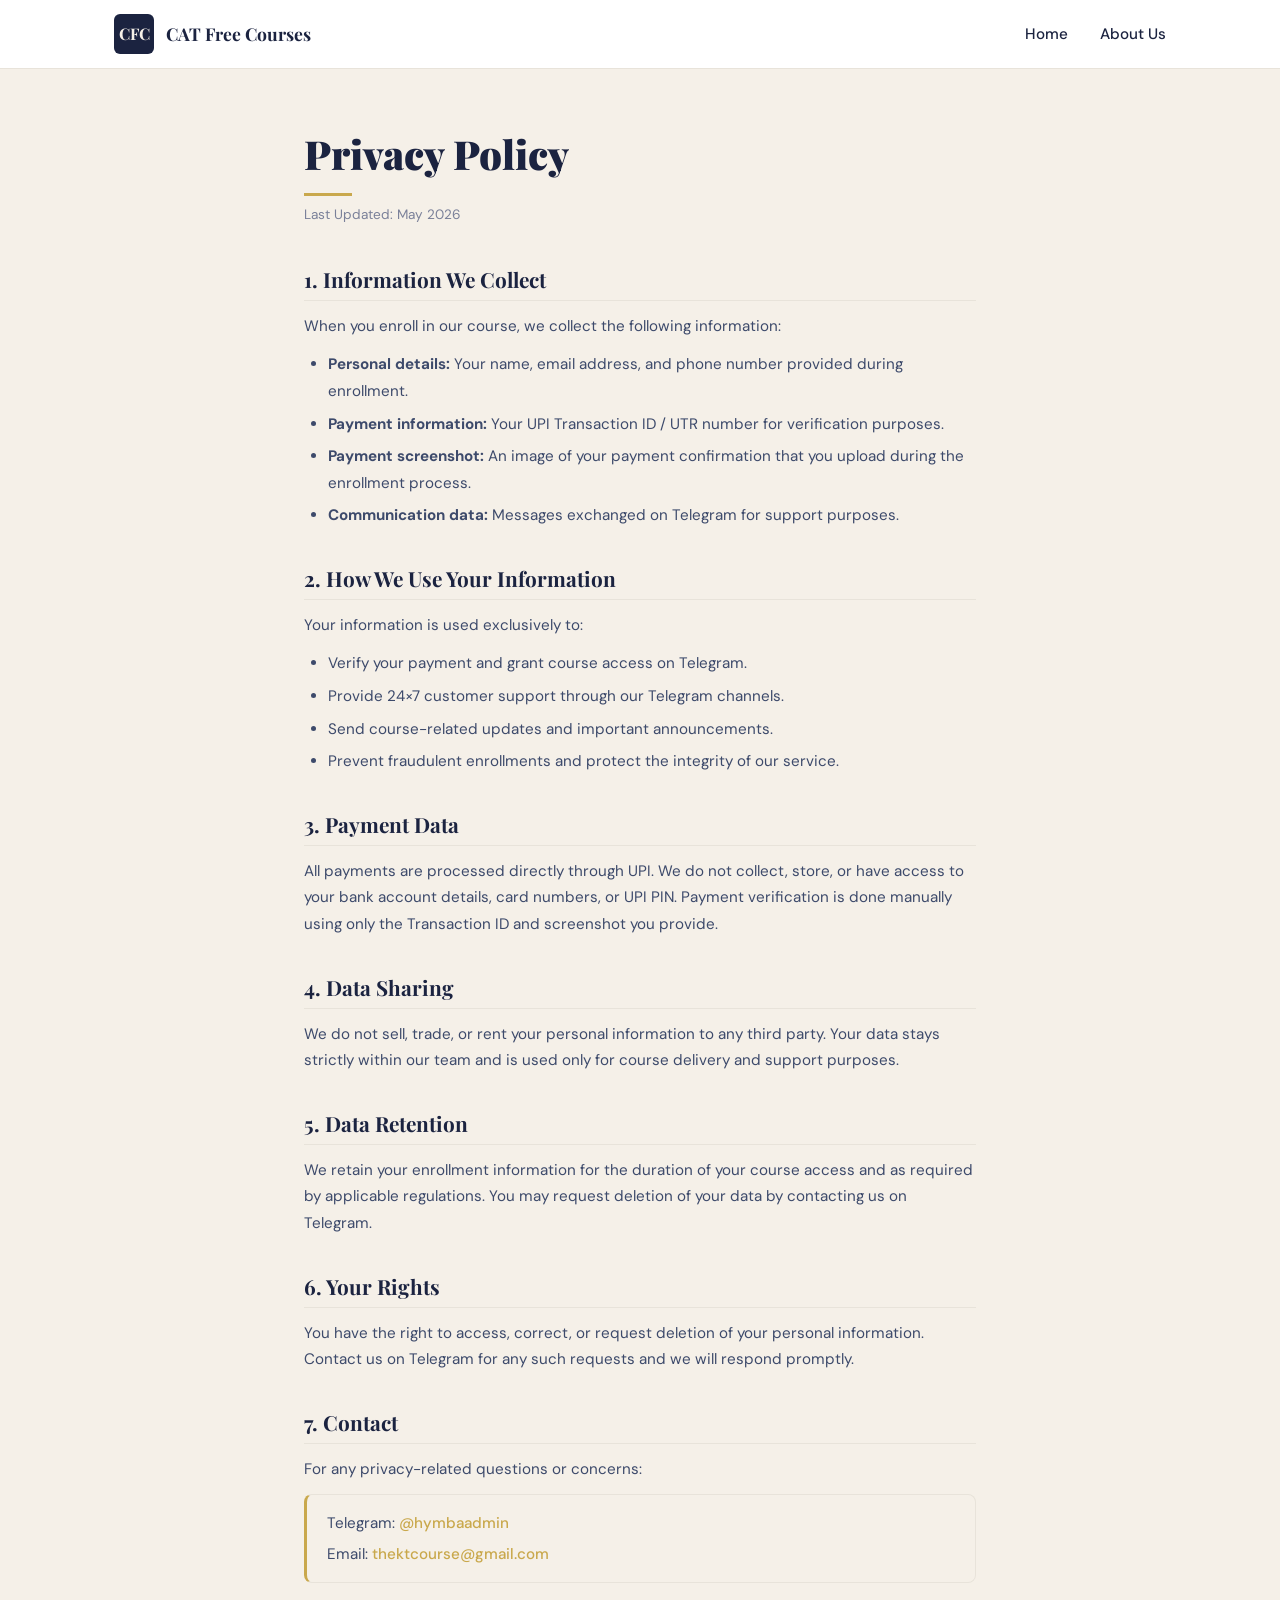
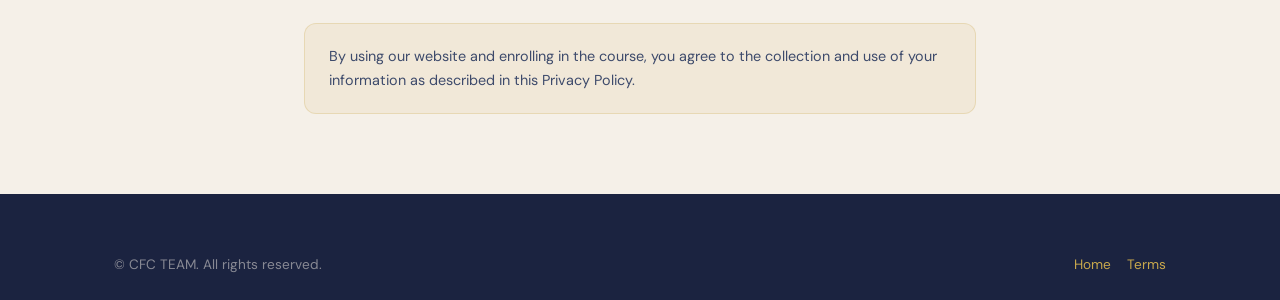
<file: privacy.html>
<!DOCTYPE html>
<html lang="en">
<head>
  <meta charset="UTF-8">
  <meta name="viewport" content="width=device-width, initial-scale=1.0">
  <title>Privacy Policy — CAT Free Courses</title>
  <meta name="description" content="Read the Privacy Policy of CAT Free Courses — how we collect, use, and protect your personal information.">

  <link rel="canonical" href="https://catfreecourses.online/privacy.html">
  <meta name="robots" content="noindex, follow">

  <link rel="preconnect" href="https://fonts.googleapis.com">
  <link rel="preconnect" href="https://fonts.gstatic.com" crossorigin>
  <link href="https://fonts.googleapis.com/css2?family=DM+Sans:opsz,wght@9..40,400;9..40,500;9..40,600;9..40,700&family=Playfair+Display:wght@700;800;900&display=swap" rel="stylesheet">
  <link rel="stylesheet" href="style.css">
  <script src="config.js"></script>
<script type="text/javascript">
(function(c,l,a,r,i,t,y){
c[a]=c[a]||function(){(c[a].q=c[a].q||[]).push(arguments)};
t=l.createElement(r);t.async=1;t.src="https://www.clarity.ms/tag/"+i;
y=l.getElementsByTagName(r)[0];y.parentNode.insertBefore(t,y);
})(window, document, "clarity", "script", "wy7g2sbil3");
</script>
</head>
<body>

<header id="site-header">
  <div class="header-inner">
    <a href="index.html" class="logo">
      <div class="logo-mark">CFC</div>
      <span class="logo-text">CAT Free Courses</span>
    </a>
    <nav class="site-nav">
      <a href="index.html" class="nav-link">Home</a>
      <a href="about.html" class="nav-link">About Us</a>
    </nav>
  </div>
</header>

<main class="inner-page">
  <div class="inner-wrap">
    <h1 class="page-title">Privacy Policy</h1>
    <p class="effective-date">Last Updated: May 2026</p>

    <div class="legal-section">
      <h2>1. Information We Collect</h2>
      <p>When you enroll in our course, we collect the following information:</p>
      <ul>
        <li><strong>Personal details:</strong> Your name, email address, and phone number provided during enrollment.</li>
        <li><strong>Payment information:</strong> Your UPI Transaction ID / UTR number for verification purposes.</li>
        <li><strong>Payment screenshot:</strong> An image of your payment confirmation that you upload during the enrollment process.</li>
        <li><strong>Communication data:</strong> Messages exchanged on Telegram for support purposes.</li>
      </ul>
    </div>

    <div class="legal-section">
      <h2>2. How We Use Your Information</h2>
      <p>Your information is used exclusively to:</p>
      <ul>
        <li>Verify your payment and grant course access on Telegram.</li>
        <li>Provide 24×7 customer support through our Telegram channels.</li>
        <li>Send course-related updates and important announcements.</li>
        <li>Prevent fraudulent enrollments and protect the integrity of our service.</li>
      </ul>
    </div>

    <div class="legal-section">
      <h2>3. Payment Data</h2>
      <p>All payments are processed directly through UPI. We do not collect, store, or have access to your bank account details, card numbers, or UPI PIN. Payment verification is done manually using only the Transaction ID and screenshot you provide.</p>
    </div>

    <div class="legal-section">
      <h2>4. Data Sharing</h2>
      <p>We do not sell, trade, or rent your personal information to any third party. Your data stays strictly within our team and is used only for course delivery and support purposes.</p>
    </div>

    <div class="legal-section">
      <h2>5. Data Retention</h2>
      <p>We retain your enrollment information for the duration of your course access and as required by applicable regulations. You may request deletion of your data by contacting us on Telegram.</p>
    </div>

    <div class="legal-section">
      <h2>6. Your Rights</h2>
      <p>You have the right to access, correct, or request deletion of your personal information. Contact us on Telegram for any such requests and we will respond promptly.</p>
    </div>

    <div class="legal-section">
      <h2>7. Contact</h2>
      <p>For any privacy-related questions or concerns:</p>
      <div class="contact-box">
        <span>Telegram: <a id="priv-tg" href="#">@hymbaadmin</a></span>
        <span>Email: <a href="mailto:thektcourse@gmail.com">thektcourse@gmail.com</a></span>
      </div>
    </div>

    <div class="legal-note">
      By using our website and enrolling in the course, you agree to the collection and use of your information as described in this Privacy Policy.
    </div>
  </div>
</main>

<footer id="site-footer">
  <div class="footer-inner">
    <div class="footer-bottom" style="border-top:none;padding-top:0;">
      <p>© CFC TEAM. All rights reserved.</p>
      <div style="display:flex;gap:16px;">
        <a href="index.html">Home</a>
        <a href="terms.html">Terms</a>
      </div>
    </div>
  </div>
</footer>

<script>
const header = document.getElementById('site-header');
window.addEventListener('scroll', () => header.classList.toggle('scrolled', window.scrollY > 40));
document.getElementById('priv-tg').href = CONFIG.links.telegram_support;
</script>
</body>
</html>
</file>
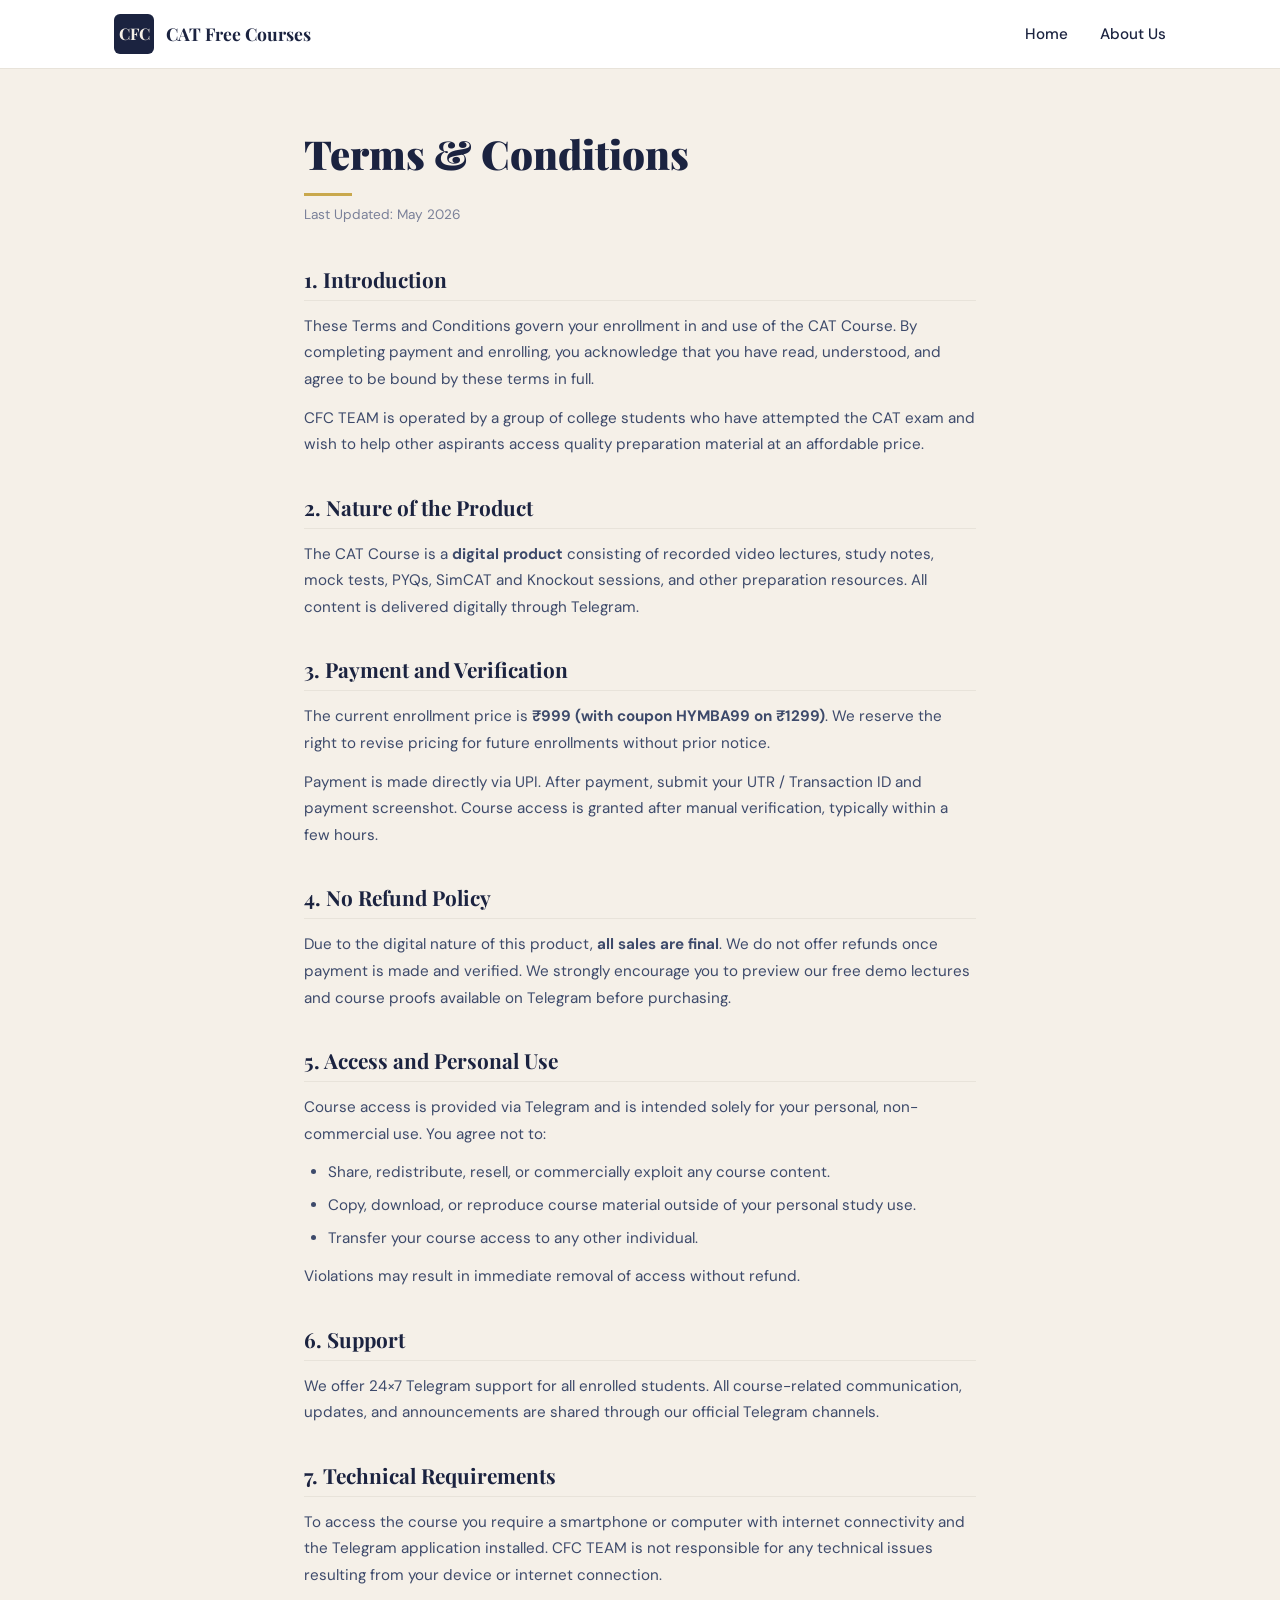
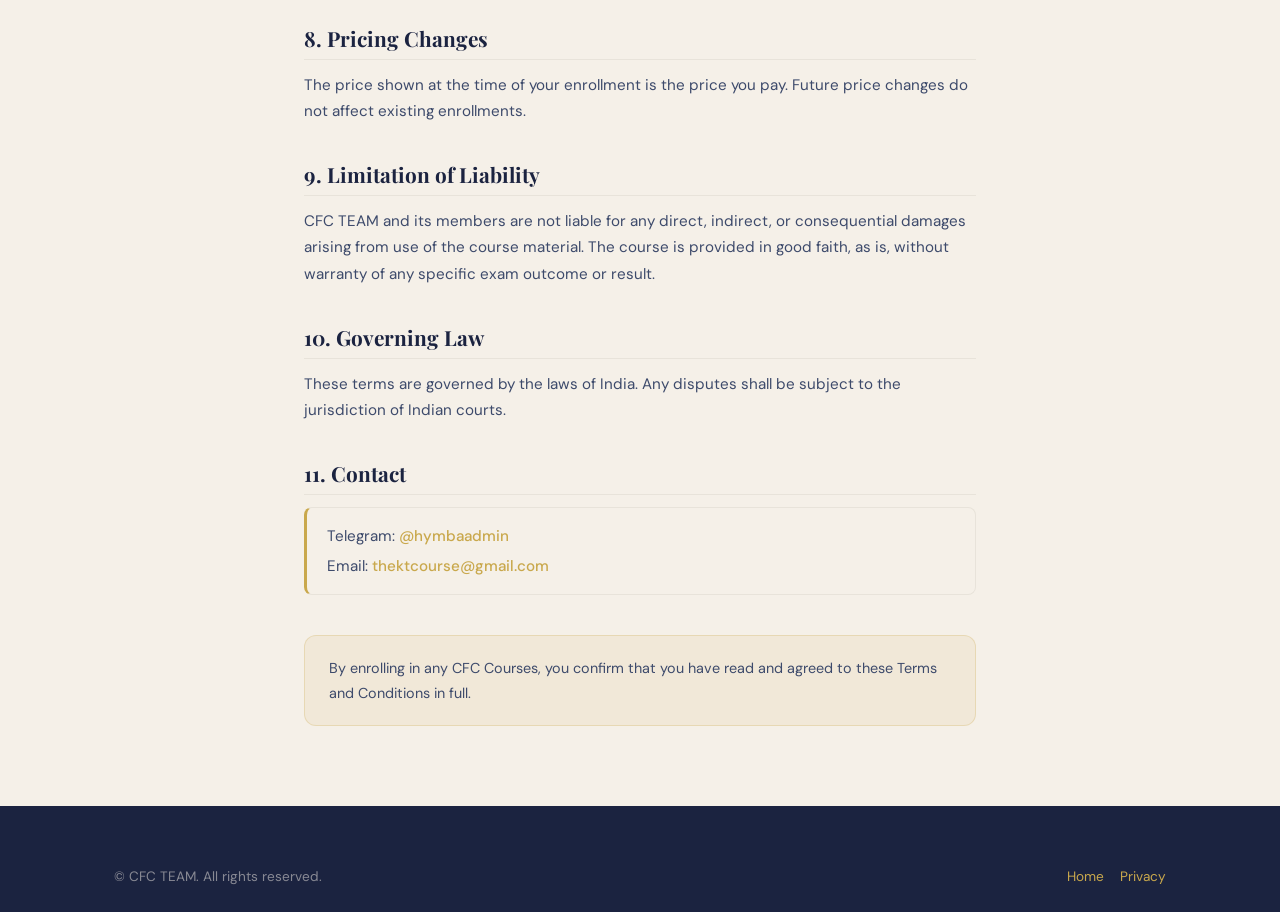
<file: terms.html>
<!DOCTYPE html>
<html lang="en">
<head>
  <meta charset="UTF-8">
  <meta name="viewport" content="width=device-width, initial-scale=1.0">
  <title>Terms & Conditions — CAT Free Courses</title>
  <meta name="description" content="Read the Terms & Conditions of CAT Free Courses — rules and guidelines for using our free and premium CAT preparation courses.">

  <link rel="canonical" href="https://catfreecourses.online/terms.html">
  <meta name="robots" content="noindex, follow">

  <link rel="preconnect" href="https://fonts.googleapis.com">
  <link rel="preconnect" href="https://fonts.gstatic.com" crossorigin>
  <link href="https://fonts.googleapis.com/css2?family=DM+Sans:opsz,wght@9..40,400;9..40,500;9..40,600;9..40,700&family=Playfair+Display:wght@700;800;900&display=swap" rel="stylesheet">
  <link rel="stylesheet" href="style.css">
  <script src="config.js"></script>
<script type="text/javascript">
(function(c,l,a,r,i,t,y){
c[a]=c[a]||function(){(c[a].q=c[a].q||[]).push(arguments)};
t=l.createElement(r);t.async=1;t.src="https://www.clarity.ms/tag/"+i;
y=l.getElementsByTagName(r)[0];y.parentNode.insertBefore(t,y);
})(window, document, "clarity", "script", "wy7g2sbil3");
</script>
</head>
<body>

<header id="site-header">
  <div class="header-inner">
    <a href="index.html" class="logo">
      <div class="logo-mark">CFC</div>
      <span class="logo-text">CAT Free Courses</span>
    </a>
    <nav class="site-nav">
      <a href="index.html" class="nav-link">Home</a>
      <a href="about.html" class="nav-link">About Us</a>
    </nav>
  </div>
</header>

<main class="inner-page">
  <div class="inner-wrap">
    <h1 class="page-title">Terms &amp; Conditions</h1>
    <p class="effective-date">Last Updated: May 2026</p>

    <div class="legal-section">
      <h2>1. Introduction</h2>
      <p>These Terms and Conditions govern your enrollment in and use of the CAT Course. By completing payment and enrolling, you acknowledge that you have read, understood, and agree to be bound by these terms in full.</p>
      <p>CFC TEAM is operated by a group of college students who have attempted the CAT exam and wish to help other aspirants access quality preparation material at an affordable price.</p>
    </div>

    <div class="legal-section">
      <h2>2. Nature of the Product</h2>
      <p>The CAT Course is a <strong>digital product</strong> consisting of recorded video lectures, study notes, mock tests, PYQs, SimCAT and Knockout sessions, and other preparation resources. All content is delivered digitally through Telegram.</p>
    </div>

    <div class="legal-section">
      <h2>3. Payment and Verification</h2>
      <p>The current enrollment price is <strong>₹999 (with coupon HYMBA99 on ₹1299)</strong>. We reserve the right to revise pricing for future enrollments without prior notice.</p>
      <p>Payment is made directly via UPI. After payment, submit your UTR / Transaction ID and payment screenshot. Course access is granted after manual verification, typically within a few hours.</p>
    </div>

    <div class="legal-section">
      <h2>4. No Refund Policy</h2>
      <p>Due to the digital nature of this product, <strong>all sales are final</strong>. We do not offer refunds once payment is made and verified. We strongly encourage you to preview our free demo lectures and course proofs available on Telegram before purchasing.</p>
    </div>

    <div class="legal-section">
      <h2>5. Access and Personal Use</h2>
      <p>Course access is provided via Telegram and is intended solely for your personal, non-commercial use. You agree not to:</p>
      <ul>
        <li>Share, redistribute, resell, or commercially exploit any course content.</li>
        <li>Copy, download, or reproduce course material outside of your personal study use.</li>
        <li>Transfer your course access to any other individual.</li>
      </ul>
      <p>Violations may result in immediate removal of access without refund.</p>
    </div>

    <div class="legal-section">
      <h2>6. Support</h2>
      <p>We offer 24×7 Telegram support for all enrolled students. All course-related communication, updates, and announcements are shared through our official Telegram channels.</p>
    </div>

    <div class="legal-section">
      <h2>7. Technical Requirements</h2>
      <p>To access the course you require a smartphone or computer with internet connectivity and the Telegram application installed. CFC TEAM is not responsible for any technical issues resulting from your device or internet connection.</p>
    </div>

    <div class="legal-section">
      <h2>8. Pricing Changes</h2>
      <p>The price shown at the time of your enrollment is the price you pay. Future price changes do not affect existing enrollments.</p>
    </div>

    <div class="legal-section">
      <h2>9. Limitation of Liability</h2>
      <p>CFC TEAM and its members are not liable for any direct, indirect, or consequential damages arising from use of the course material. The course is provided in good faith, as is, without warranty of any specific exam outcome or result.</p>
    </div>

    <div class="legal-section">
      <h2>10. Governing Law</h2>
      <p>These terms are governed by the laws of India. Any disputes shall be subject to the jurisdiction of Indian courts.</p>
    </div>

    <div class="legal-section">
      <h2>11. Contact</h2>
      <div class="contact-box">
        <span>Telegram: <a id="terms-tg" href="#">@hymbaadmin</a></span>
        <span>Email: <a href="mailto:thektcourse@gmail.com">thektcourse@gmail.com</a></span>
      </div>
    </div>

    <div class="legal-note">
      By enrolling in any CFC Courses, you confirm that you have read and agreed to these Terms and Conditions in full.
    </div>
  </div>
</main>

<footer id="site-footer">
  <div class="footer-inner">
    <div class="footer-bottom" style="border-top:none;padding-top:0;">
      <p>© CFC TEAM. All rights reserved.</p>
      <div style="display:flex;gap:16px;">
        <a href="index.html">Home</a>
        <a href="privacy.html">Privacy</a>
      </div>
    </div>
  </div>
</footer>

<script>
const header = document.getElementById('site-header');
window.addEventListener('scroll', () => header.classList.toggle('scrolled', window.scrollY > 40));
document.getElementById('terms-tg').href = CONFIG.links.telegram_support;
</script>
</body>
</html>
</file>
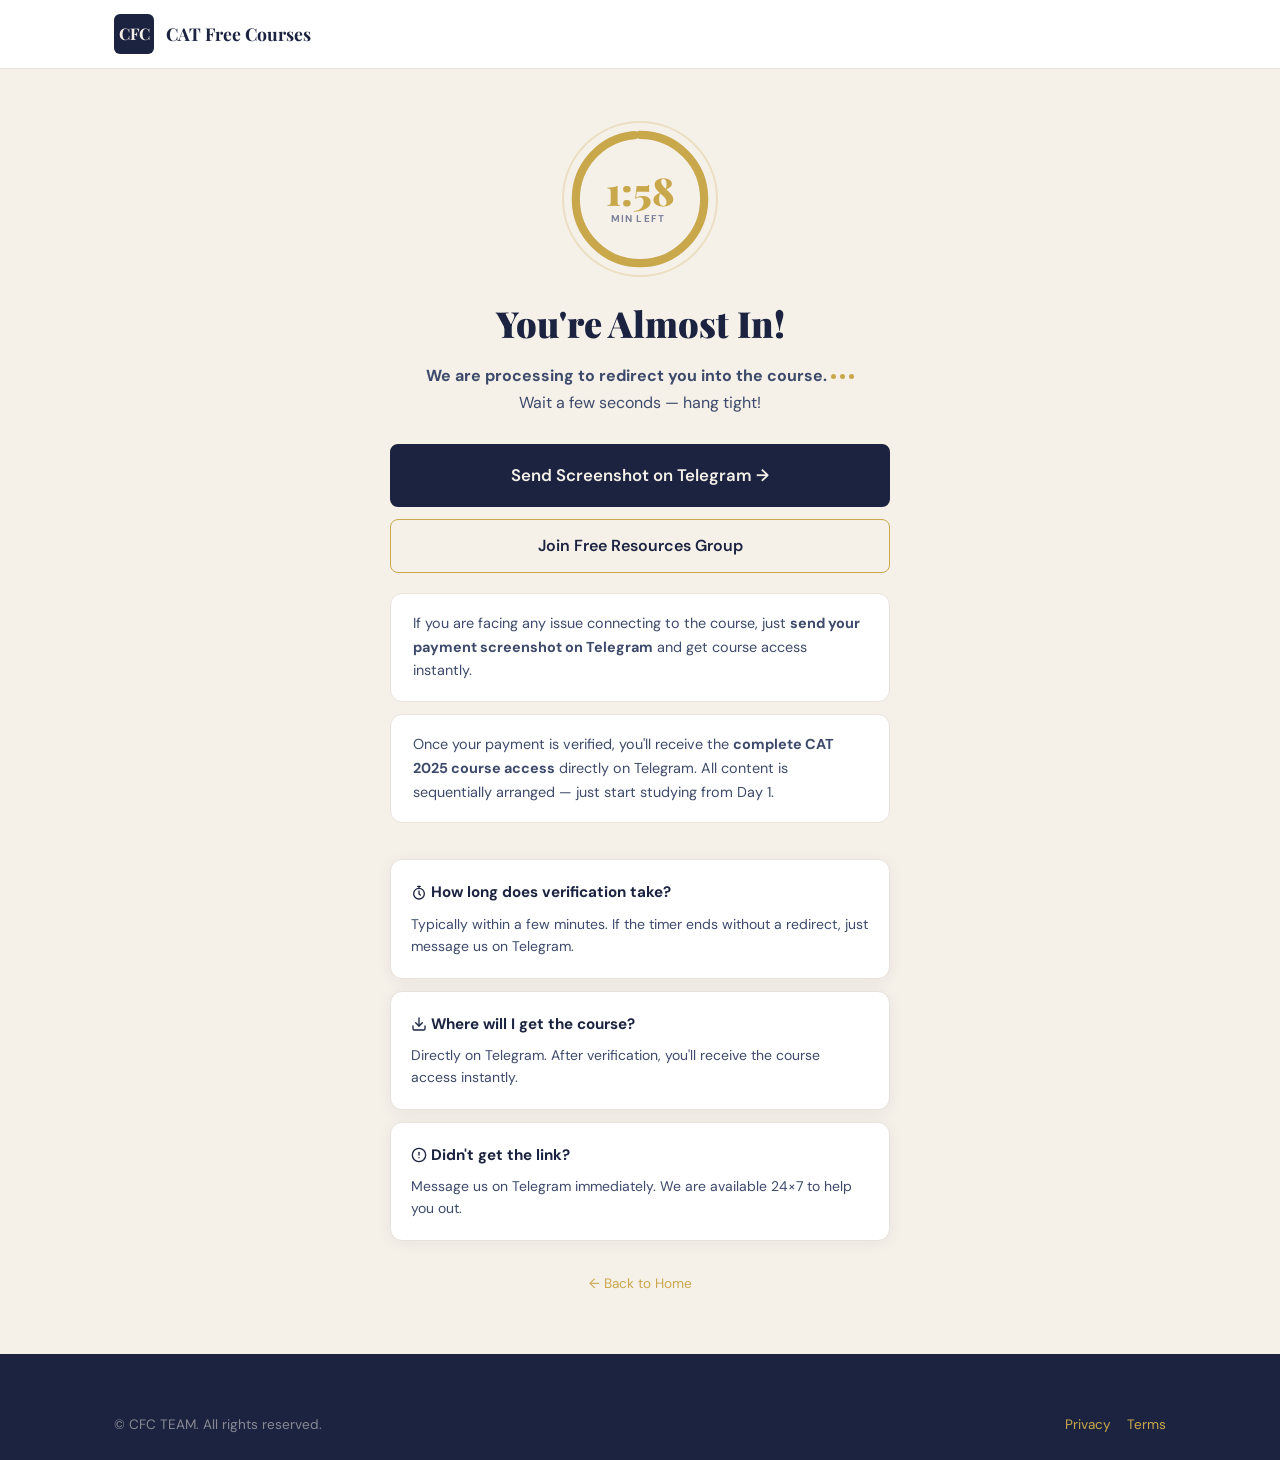
<file: thankyou.html>
<!DOCTYPE html>
<html lang="en">
<head>
  <meta charset="UTF-8">
  <meta name="viewport" content="width=device-width, initial-scale=1.0">
  <title>Thank You — CAT Free Courses</title>
  <meta name="description" content="Thank you for enrolling in CAT Free Courses Premium. Your access details will be shared shortly on Telegram.">

  <link rel="canonical" href="https://catfreecourses.online/thankyou.html">
  <meta name="robots" content="noindex, nofollow">

  <link rel="preconnect" href="https://fonts.googleapis.com">
  <link rel="preconnect" href="https://fonts.gstatic.com" crossorigin>
  <link href="https://fonts.googleapis.com/css2?family=DM+Sans:opsz,wght@9..40,400;9..40,500;9..40,600;9..40,700&family=Playfair+Display:wght@700;800;900&display=swap" rel="stylesheet">
  <link rel="stylesheet" href="style.css">
  <script src="config.js"></script>
<script type="text/javascript">
(function(c,l,a,r,i,t,y){
[c[a]=c[a]||function(){(c[a].q=c[a].q||[]).push(arguments)};
t=l.createElement(r);t.async=1;t.src="https://www.clarity.ms/tag/"+i;
y=l.getElementsByTagName(r)[0];y.parentNode.insertBefore(t,y);
})(window, document, "clarity", "script", "wy7g2sbil3");
</script>
  <style>
    .timer-wrap { position:relative;width:140px;height:140px;margin:0 auto 32px; }
    .timer-svg { width:140px;height:140px;transform:rotate(-90deg); }
    .timer-track { fill:none;stroke:var(--border);stroke-width:7; }
    .timer-arc { fill:none;stroke:#C9A84C;stroke-width:7;stroke-linecap:round;stroke-dasharray:345.4;stroke-dashoffset:0;transition:stroke-dashoffset 1s linear; }
    .timer-arc.warning { stroke:#e67e22; }
    .timer-inner { position:absolute;inset:0;display:flex;flex-direction:column;align-items:center;justify-content:center;gap:2px; }
    .timer-number { font-family:'Playfair Display',serif;font-size:2.4rem;font-weight:900;line-height:1;color:var(--gold); }
    .timer-number.warning { color:#e67e22; }
    .timer-unit { font-size:0.62rem;font-weight:700;letter-spacing:.12em;text-transform:uppercase;color:var(--text-muted); }
    .timer-done-icon { display:none;font-size:2.5rem; }
    @keyframes pulse-ring { 0%{transform:scale(1);opacity:.5} 70%{transform:scale(1.12);opacity:0} 100%{transform:scale(1.12);opacity:0} }
    .timer-pulse { position:absolute;inset:-8px;border-radius:50%;border:2px solid var(--gold-border);animation:pulse-ring 2s ease-out infinite;pointer-events:none; }
    .dots { display:inline-flex;gap:4px;margin-left:4px;vertical-align:middle; }
    .dots span { width:5px;height:5px;border-radius:50%;background:var(--gold);animation:dot-bounce 1.2s ease-in-out infinite; }
    .dots span:nth-child(2){animation-delay:.2s}
    .dots span:nth-child(3){animation-delay:.4s}
    @keyframes dot-bounce { 0%,80%,100%{transform:scale(.6);opacity:.4} 40%{transform:scale(1);opacity:1} }
    .instruction-box { display:none;margin-top:16px;padding:18px 22px;border-radius:var(--radius);background:rgba(192,57,43,.07);border:1px solid rgba(192,57,43,.25);font-size:.92rem;color:var(--text-secondary);line-height:1.65;text-align:left; }
    .instruction-box strong { color:var(--danger); }
    .status-msg { transition:opacity .5s ease; }
    .status-msg.fade { opacity:0; }
    .status-before { display:block; }
    .status-after { display:none; }
  </style>
</head>
<body>

<header id="site-header">
  <div class="header-inner">
    <a href="index.html" class="logo">
      <div class="logo-mark">CFC</div>
      <span class="logo-text">CAT Free Courses</span>
    </a>
  </div>
</header>

<main class="thankyou-page">
  <div class="thankyou-wrap">

    <div class="timer-wrap">
      <div class="timer-pulse" id="timer-pulse"></div>
      <svg class="timer-svg" viewBox="0 0 120 120" xmlns="http://www.w3.org/2000/svg">
        <circle class="timer-track" cx="60" cy="60" r="55"/>
        <circle class="timer-arc" cx="60" cy="60" r="55" id="timer-arc"/>
      </svg>
      <div class="timer-inner">
        <span class="timer-number" id="timer-number">2:00</span>
        <span class="timer-unit" id="timer-unit">seconds</span>
        <span class="timer-done-icon" id="timer-done-icon">⚠️</span>
      </div>
    </div>

    <h1 class="thankyou-title">You're Almost In!</h1>

    <p class="thankyou-sub status-msg" id="status-msg">
      <span class="status-before" id="status-before">
        <strong>We are processing to redirect you into the course.</strong><span class="dots"><span></span><span></span><span></span></span><br>
        Wait a few seconds — hang tight!
      </span>
      <span class="status-after" id="status-after">
        <strong>We're facing a verification issue — don't worry, you're in!</strong><br>
        Follow the instructions below to get your course access directly from our Telegram.
      </span>
    </p>

    <div class="instruction-box" id="instruction-box">
      <strong>📌 What to do now:</strong><br><br>
      Send your <strong>payment screenshot</strong> on our Telegram channel. Our team will verify and send you the <strong>complete course link</strong> within a few minutes. We are available 24×7.
    </div>

    <div class="thankyou-actions" style="margin-top:28px;">
      <a href="" id="tg-admin-btn" target="_blank" class="btn btn-navy btn-full" style="font-size:1.05rem;padding:16px 32px;">
        Send Screenshot on Telegram →
      </a>
      <a href="" id="tg-free-btn" target="_blank" class="btn btn-ghost btn-full">
        Join Free Resources Group
      </a>
    </div>

    <div class="thankyou-note" style="margin-top:20px;">
      If you are facing any issue connecting to the course, just <strong>send your payment screenshot on Telegram</strong> and get course access instantly.
    </div>

    <div class="thankyou-note" style="margin-top:12px;">
      Once your payment is verified, you'll receive the <strong>complete CAT 2025 course access</strong> directly on Telegram. All content is sequentially arranged — just start studying from Day 1.
    </div>

    <div class="mini-faq" style="margin-top:36px;">
      <div class="mini-faq-item">
        <strong>
          <svg width="16" height="16" viewBox="0 0 24 24" fill="none" stroke="#1B2340" stroke-width="2" stroke-linecap="round" stroke-linejoin="round"><circle cx="12" cy="13" r="8"/><path d="M12 9v4l2 2"/><path d="M12 2v2M10 2h4"/></svg>
          How long does verification take?
        </strong>
        <p>Typically within a few minutes. If the timer ends without a redirect, just message us on Telegram.</p>
      </div>
      <div class="mini-faq-item">
        <strong>
          <svg width="16" height="16" viewBox="0 0 24 24" fill="none" stroke="#1B2340" stroke-width="2" stroke-linecap="round" stroke-linejoin="round"><path d="M21 15v4a2 2 0 0 1-2 2H5a2 2 0 0 1-2-2v-4"/><polyline points="7 10 12 15 17 10"/><line x1="12" y1="15" x2="12" y2="3"/></svg>
          Where will I get the course?
        </strong>
        <p>Directly on Telegram. After verification, you'll receive the course access instantly.</p>
      </div>
      <div class="mini-faq-item">
        <strong>
          <svg width="16" height="16" viewBox="0 0 24 24" fill="none" stroke="#1B2340" stroke-width="2" stroke-linecap="round" stroke-linejoin="round"><circle cx="12" cy="12" r="10"/><path d="M12 8v4"/><path d="M12 16h.01"/></svg>
          Didn't get the link?
        </strong>
        <p>Message us on Telegram immediately. We are available 24×7 to help you out.</p>
      </div>
    </div>

    <p style="margin-top:32px;font-size:0.85rem;color:var(--text-muted);">
      <a href="index.html" style="color:var(--gold);">← Back to Home</a>
    </p>
  </div>
</main>

<footer id="site-footer">
  <div class="footer-inner">
    <div class="footer-bottom" style="border-top:none;padding-top:0;">
      <p>© CFC TEAM. All rights reserved.</p>
      <div style="display:flex;gap:16px;">
        <a href="privacy.html">Privacy</a>
        <a href="terms.html">Terms</a>
      </div>
    </div>
  </div>
</footer>

<script>
const header = document.getElementById('site-header');
window.addEventListener('scroll', () => header.classList.toggle('scrolled', window.scrollY > 40));
document.getElementById('tg-admin-btn').href = CONFIG.links.telegram_admin;
document.getElementById('tg-free-btn').href = CONFIG.links.free_resources;

const TOTAL = 120, CIRC = 2 * Math.PI * 55;
const arc = document.getElementById('timer-arc');
const numEl = document.getElementById('timer-number');
const unitEl = document.getElementById('timer-unit');
const pulseEl = document.getElementById('timer-pulse');
const doneIcon = document.getElementById('timer-done-icon');
const statusBefore = document.getElementById('status-before');
const statusAfter = document.getElementById('status-after');
const statusMsg = document.getElementById('status-msg');
const instrBox = document.getElementById('instruction-box');

arc.style.strokeDasharray = CIRC;
arc.style.strokeDashoffset = 0;
let sLeft = TOTAL;

function fmt(s) { const m=Math.floor(s/60),sec=s%60; return m>0?m+':'+String(sec).padStart(2,'0'):String(sec); }

function tick() {
  const pct = sLeft / TOTAL;
  arc.style.strokeDashoffset = CIRC * (1 - pct);
  numEl.textContent = fmt(sLeft);
  unitEl.textContent = sLeft > 60 ? 'min left' : 'sec left';
  if (sLeft <= 30) { arc.classList.add('warning'); numEl.classList.add('warning'); }
  if (sLeft <= 0) { clearInterval(iv); onEnd(); return; }
  sLeft--;
}

function onEnd() {
  arc.style.strokeDashoffset = CIRC;
  pulseEl.style.display = 'none';
  numEl.style.display = 'none'; unitEl.style.display = 'none';
  doneIcon.style.display = 'block';
  statusMsg.classList.add('fade');
  setTimeout(() => {
    statusBefore.style.display = 'none';
    statusAfter.style.display = 'block';
    instrBox.style.display = 'block';
    statusMsg.classList.remove('fade');
  }, 500);
}

tick();
const iv = setInterval(tick, 1000);
</script>
</body>
</html>
</file>
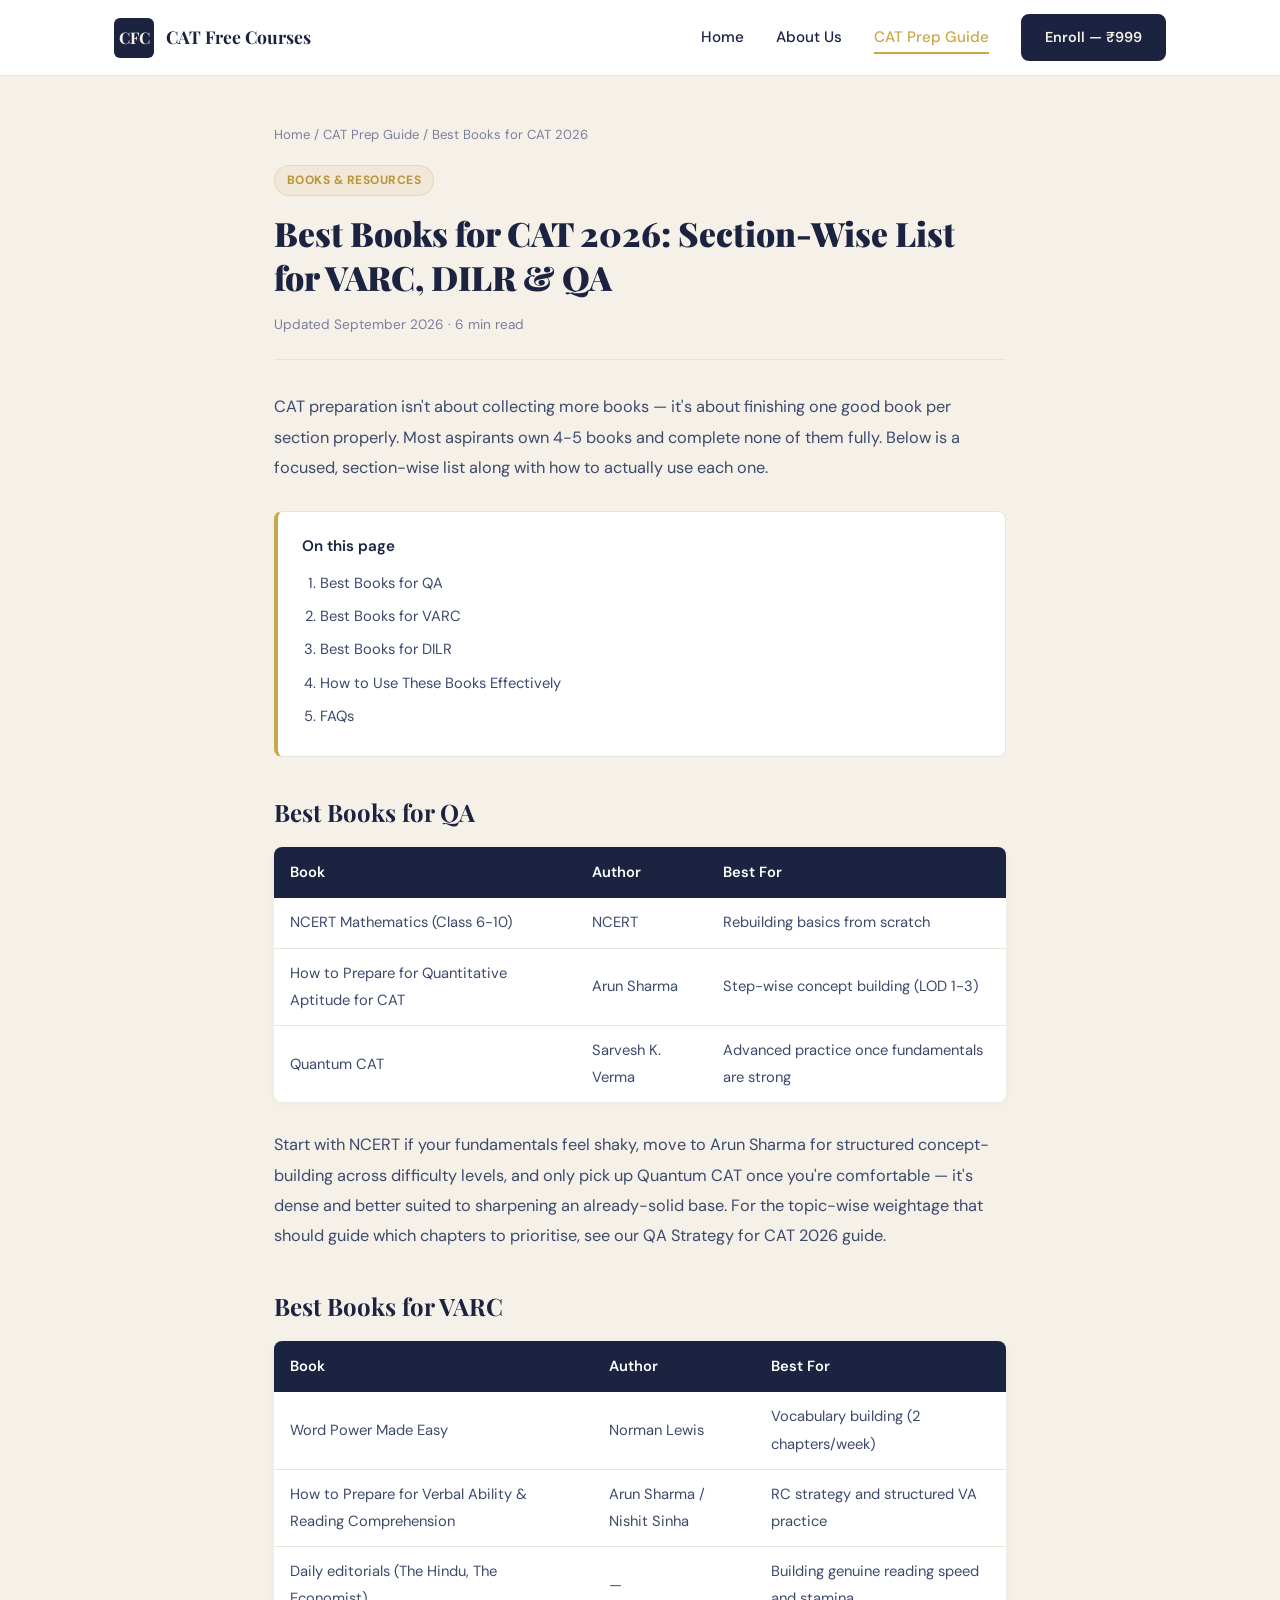
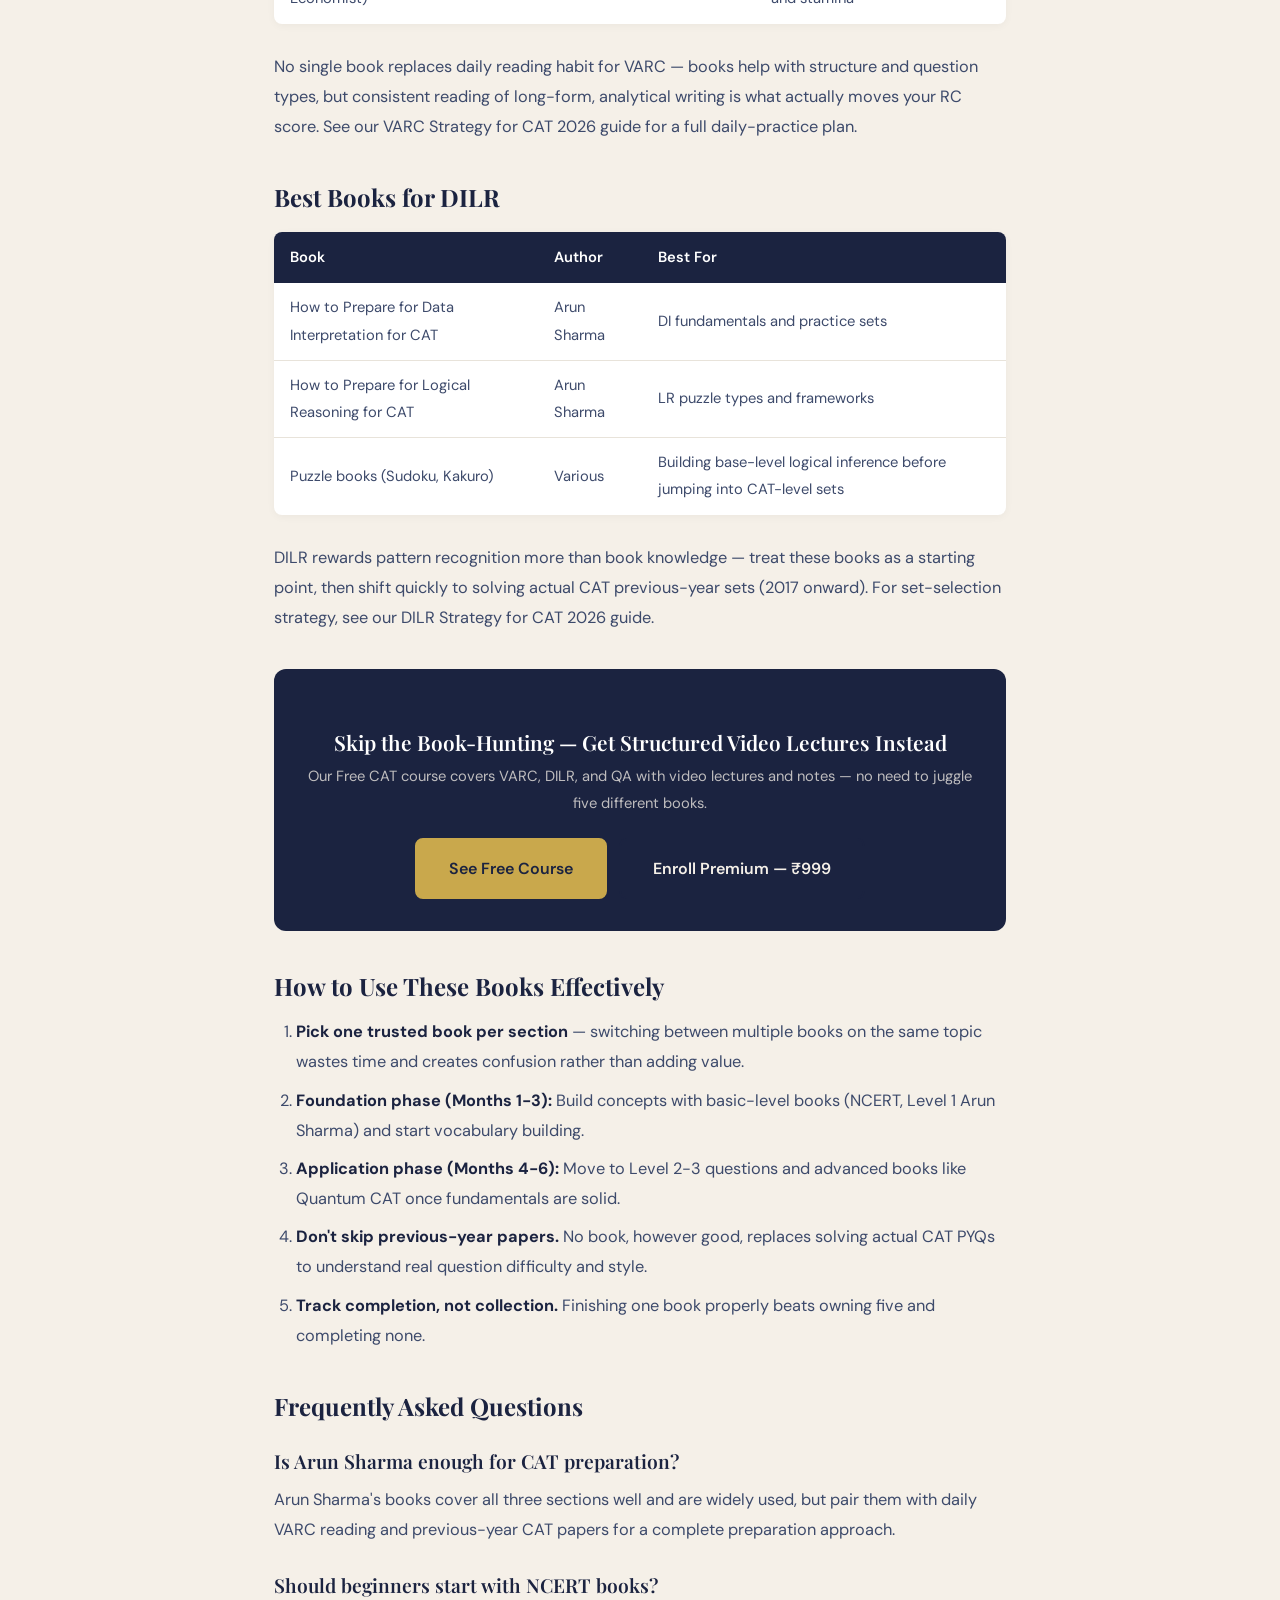
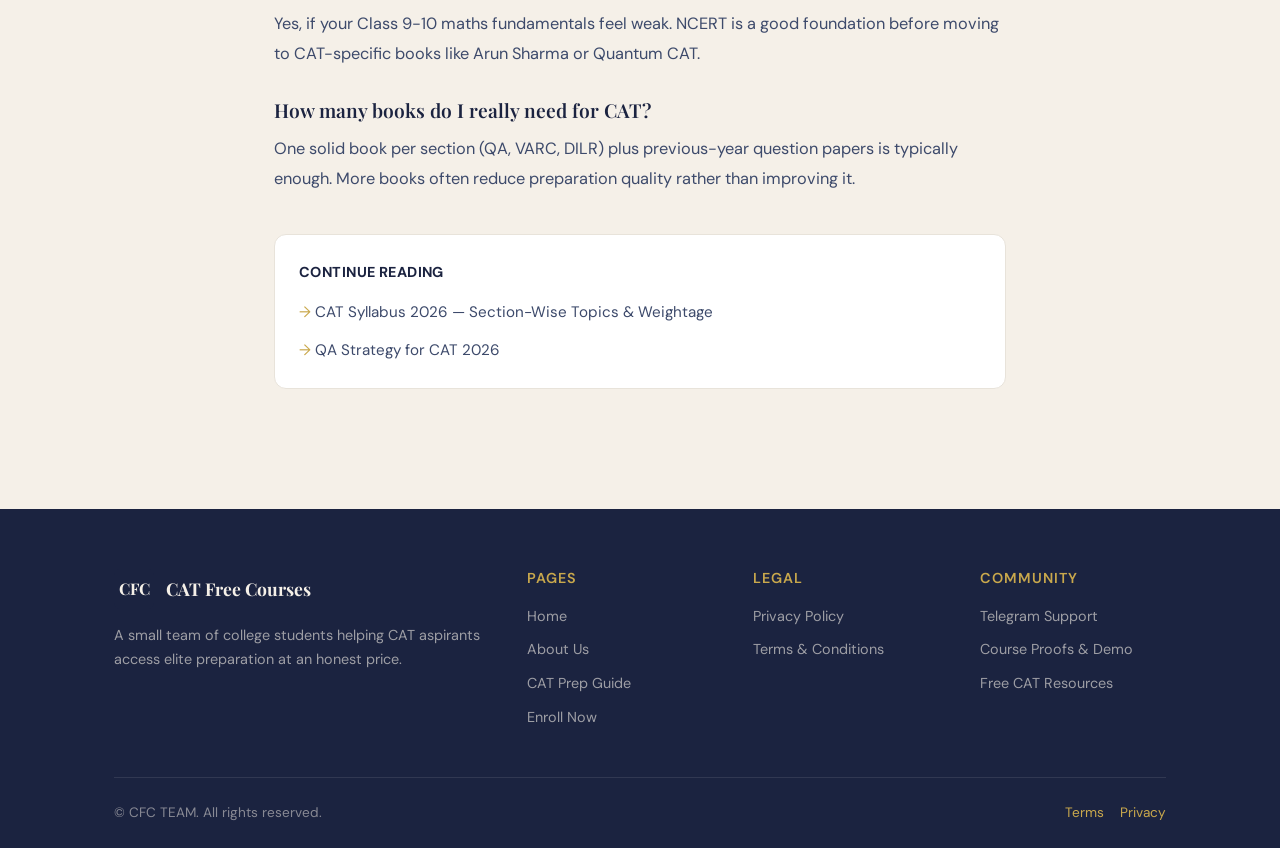
<file: blog/best-books-for-cat-2026.html>
<!DOCTYPE html>
<html lang="en">
<head>
  <meta charset="UTF-8">
  <meta name="viewport" content="width=device-width, initial-scale=1.0">
  <title>Best Books for CAT 2026: Section-Wise List for VARC, DILR & QA</title>
  <meta name="description" content="Best books for CAT 2026 preparation, section-wise — Arun Sharma, Sarvesh Verma, Nishit Sinha and more, with how to actually use them without wasting time.">

  <link rel="canonical" href="https://catfreecourses.online/blog/best-books-for-cat-2026.html">

  <!-- Open Graph -->
  <meta property="og:type" content="article">
  <meta property="og:title" content="Best Books for CAT 2026: Section-Wise List for VARC, DILR & QA">
  <meta property="og:description" content="Best books for CAT 2026 preparation, section-wise — with how to actually use them without wasting time.">
  <meta property="og:url" content="https://catfreecourses.online/blog/best-books-for-cat-2026.html">
  <meta property="og:site_name" content="CAT Free Courses">

  <link rel="preconnect" href="https://fonts.googleapis.com">
  <link rel="preconnect" href="https://fonts.gstatic.com" crossorigin>
  <link href="https://fonts.googleapis.com/css2?family=DM+Sans:opsz,wght@9..40,400;9..40,500;9..40,600;9..40,700&family=Playfair+Display:wght@700;800;900&display=swap" rel="stylesheet">
  <link rel="stylesheet" href="../style.css">
  <link rel="stylesheet" href="blog-style.css">
  <script src="../config.js"></script>
<script type="text/javascript">
(function(c,l,a,r,i,t,y){
c[a]=c[a]||function(){(c[a].q=c[a].q||[]).push(arguments)};
t=l.createElement(r);t.async=1;t.src="https://www.clarity.ms/tag/"+i;
y=l.getElementsByTagName(r)[0];y.parentNode.insertBefore(t,y);
})(window, document, "clarity", "script", "wy7g2sbil3");
</script>
</head>
<body>

<header id="site-header">
  <div class="header-inner">
    <a href="../index.html" class="logo">
      <div class="logo-mark">CFC</div>
      <span class="logo-text">CAT Free Courses</span>
    </a>
    <nav class="site-nav">
      <a href="../index.html" class="nav-link">Home</a>
      <a href="../about.html" class="nav-link">About Us</a>
      <a href="index.html" class="nav-link active">CAT Prep Guide</a>
      <a href="../checkout.html" class="btn btn-navy" style="padding:10px 22px;font-size:0.9rem;">Enroll — ₹999</a>
    </nav>
    <div class="hamburger" id="hamburger"><span></span><span></span><span></span></div>
  </div>
</header>
<div class="mobile-menu" id="mobile-menu">
  <a href="../index.html">Home</a>
  <a href="../about.html">About Us</a>
  <a href="index.html">CAT Prep Guide</a>
  <a href="../checkout.html">Enroll — ₹999</a>
</div>

<main class="article-page">
  <div class="article-wrap">

    <p class="article-breadcrumb"><a href="../index.html">Home</a> / <a href="index.html">CAT Prep Guide</a> / Best Books for CAT 2026</p>

    <span class="article-tag">Books &amp; Resources</span>
    <h1 class="article-title">Best Books for CAT 2026: Section-Wise List for VARC, DILR &amp; QA</h1>
    <p class="article-meta">Updated September 2026 · 6 min read</p>

    <div class="article-body">

      <p>CAT preparation isn't about collecting more books — it's about finishing one good book per section properly. Most aspirants own 4-5 books and complete none of them fully. Below is a focused, section-wise list along with how to actually use each one.</p>

      <div class="toc-box">
        <p>On this page</p>
        <ol>
          <li><a href="#qa">Best Books for QA</a></li>
          <li><a href="#varc">Best Books for VARC</a></li>
          <li><a href="#dilr">Best Books for DILR</a></li>
          <li><a href="#how">How to Use These Books Effectively</a></li>
          <li><a href="#faq">FAQs</a></li>
        </ol>
      </div>

      <h2 id="qa">Best Books for QA</h2>
      <table>
        <tr><th>Book</th><th>Author</th><th>Best For</th></tr>
        <tr><td>NCERT Mathematics (Class 6-10)</td><td>NCERT</td><td>Rebuilding basics from scratch</td></tr>
        <tr><td>How to Prepare for Quantitative Aptitude for CAT</td><td>Arun Sharma</td><td>Step-wise concept building (LOD 1-3)</td></tr>
        <tr><td>Quantum CAT</td><td>Sarvesh K. Verma</td><td>Advanced practice once fundamentals are strong</td></tr>
      </table>
      <p>Start with NCERT if your fundamentals feel shaky, move to Arun Sharma for structured concept-building across difficulty levels, and only pick up Quantum CAT once you're comfortable — it's dense and better suited to sharpening an already-solid base. For the topic-wise weightage that should guide which chapters to prioritise, see our <a href="qa-strategy-cat-2026.html">QA Strategy for CAT 2026 guide</a>.</p>

      <h2 id="varc">Best Books for VARC</h2>
      <table>
        <tr><th>Book</th><th>Author</th><th>Best For</th></tr>
        <tr><td>Word Power Made Easy</td><td>Norman Lewis</td><td>Vocabulary building (2 chapters/week)</td></tr>
        <tr><td>How to Prepare for Verbal Ability &amp; Reading Comprehension</td><td>Arun Sharma / Nishit Sinha</td><td>RC strategy and structured VA practice</td></tr>
        <tr><td>Daily editorials (The Hindu, The Economist)</td><td>—</td><td>Building genuine reading speed and stamina</td></tr>
      </table>
      <p>No single book replaces daily reading habit for VARC — books help with structure and question types, but consistent reading of long-form, analytical writing is what actually moves your RC score. See our <a href="varc-strategy-cat-2026.html">VARC Strategy for CAT 2026 guide</a> for a full daily-practice plan.</p>

      <h2 id="dilr">Best Books for DILR</h2>
      <table>
        <tr><th>Book</th><th>Author</th><th>Best For</th></tr>
        <tr><td>How to Prepare for Data Interpretation for CAT</td><td>Arun Sharma</td><td>DI fundamentals and practice sets</td></tr>
        <tr><td>How to Prepare for Logical Reasoning for CAT</td><td>Arun Sharma</td><td>LR puzzle types and frameworks</td></tr>
        <tr><td>Puzzle books (Sudoku, Kakuro)</td><td>Various</td><td>Building base-level logical inference before jumping into CAT-level sets</td></tr>
      </table>
      <p>DILR rewards pattern recognition more than book knowledge — treat these books as a starting point, then shift quickly to solving actual CAT previous-year sets (2017 onward). For set-selection strategy, see our <a href="dilr-strategy-cat-2026.html">DILR Strategy for CAT 2026 guide</a>.</p>

      <div class="cta-box">
        <h3>Skip the Book-Hunting — Get Structured Video Lectures Instead</h3>
        <p>Our Free CAT course covers VARC, DILR, and QA with video lectures and notes — no need to juggle five different books.</p>
        <div class="cta-box-btns">
          <a href="../index.html#includes" class="btn btn-primary">See Free Course</a>
          <a href="../checkout.html" class="btn btn-navy">Enroll Premium — ₹999</a>
        </div>
      </div>

      <h2 id="how">How to Use These Books Effectively</h2>
      <ol>
        <li><strong>Pick one trusted book per section</strong> — switching between multiple books on the same topic wastes time and creates confusion rather than adding value.</li>
        <li><strong>Foundation phase (Months 1-3):</strong> Build concepts with basic-level books (NCERT, Level 1 Arun Sharma) and start vocabulary building.</li>
        <li><strong>Application phase (Months 4-6):</strong> Move to Level 2-3 questions and advanced books like Quantum CAT once fundamentals are solid.</li>
        <li><strong>Don't skip previous-year papers.</strong> No book, however good, replaces solving actual CAT PYQs to understand real question difficulty and style.</li>
        <li><strong>Track completion, not collection.</strong> Finishing one book properly beats owning five and completing none.</li>
      </ol>

      <h2 id="faq">Frequently Asked Questions</h2>

      <h3>Is Arun Sharma enough for CAT preparation?</h3>
      <p>Arun Sharma's books cover all three sections well and are widely used, but pair them with daily VARC reading and previous-year CAT papers for a complete preparation approach.</p>

      <h3>Should beginners start with NCERT books?</h3>
      <p>Yes, if your Class 9-10 maths fundamentals feel weak. NCERT is a good foundation before moving to CAT-specific books like Arun Sharma or Quantum CAT.</p>

      <h3>How many books do I really need for CAT?</h3>
      <p>One solid book per section (QA, VARC, DILR) plus previous-year question papers is typically enough. More books often reduce preparation quality rather than improving it.</p>

      <div class="related-box">
        <p class="related-label">Continue Reading</p>
        <div class="related-list">
          <a href="cat-syllabus-2026.html">CAT Syllabus 2026 — Section-Wise Topics &amp; Weightage</a>
          <a href="qa-strategy-cat-2026.html">QA Strategy for CAT 2026</a>
        </div>
      </div>

    </div>
  </div>
</main>

<footer id="site-footer">
  <div class="footer-inner">
    <div class="footer-grid">
      <div class="footer-brand">
        <a href="../index.html" class="logo" style="margin-bottom:14px;">
          <div class="logo-mark">CFC</div>
          <span class="logo-text" style="color:var(--cream);">CAT Free Courses</span>
        </a>
        <p>A small team of college students helping CAT aspirants access elite preparation at an honest price.</p>
      </div>
      <div class="footer-col">
        <h4>Pages</h4>
        <ul>
          <li><a href="../index.html">Home</a></li>
          <li><a href="../about.html">About Us</a></li>
          <li><a href="index.html">CAT Prep Guide</a></li>
          <li><a href="../checkout.html">Enroll Now</a></li>
        </ul>
      </div>
      <div class="footer-col">
        <h4>Legal</h4>
        <ul>
          <li><a href="../privacy.html">Privacy Policy</a></li>
          <li><a href="../terms.html">Terms &amp; Conditions</a></li>
        </ul>
      </div>
      <div class="footer-col">
        <h4>Community</h4>
        <ul>
          <li><a id="f-tg" href="#">Telegram Support</a></li>
          <li><a id="f-demo" href="#">Course Proofs &amp; Demo</a></li>
          <li><a id="f-free" href="#">Free CAT Resources</a></li>
        </ul>
      </div>
    </div>
    <div class="footer-bottom">
      <p>© CFC TEAM. All rights reserved.</p>
      <div style="display:flex;gap:16px;">
        <a href="../terms.html">Terms</a>
        <a href="../privacy.html">Privacy</a>
      </div>
    </div>
  </div>
</footer>

<script>
const header = document.getElementById('site-header');
window.addEventListener('scroll', () => header.classList.toggle('scrolled', window.scrollY > 40));
const ham = document.getElementById('hamburger');
const mob = document.getElementById('mobile-menu');
ham.addEventListener('click', () => mob.classList.toggle('open'));
document.getElementById('f-tg').href = CONFIG.links.telegram_admin;
document.getElementById('f-demo').href = CONFIG.links.telegram_demo_proofs;
document.getElementById('f-free').href = CONFIG.links.free_resources;
</script>

<script type="application/ld+json">
{
  "@context": "https://schema.org",
  "@type": "Article",
  "headline": "Best Books for CAT 2026: Section-Wise List for VARC, DILR & QA",
  "description": "Best books for CAT 2026 preparation, section-wise — with how to actually use them without wasting time.",
  "author": { "@type": "Organization", "name": "CAT Free Courses" },
  "publisher": { "@type": "Organization", "name": "CAT Free Courses" },
  "mainEntityOfPage": "https://catfreecourses.online/blog/best-books-for-cat-2026.html"
}
</script>
<script type="application/ld+json">
{
  "@context": "https://schema.org",
  "@type": "FAQPage",
  "mainEntity": [
    {
      "@type": "Question",
      "name": "Is Arun Sharma enough for CAT preparation?",
      "acceptedAnswer": { "@type": "Answer", "text": "Arun Sharma's books cover all three sections well, but pair them with daily VARC reading and previous-year CAT papers for a complete approach." }
    },
    {
      "@type": "Question",
      "name": "Should beginners start with NCERT books?",
      "acceptedAnswer": { "@type": "Answer", "text": "Yes, if Class 9-10 maths fundamentals feel weak, NCERT is a good foundation before moving to CAT-specific books." }
    },
    {
      "@type": "Question",
      "name": "How many books do I really need for CAT?",
      "acceptedAnswer": { "@type": "Answer", "text": "One solid book per section plus previous-year question papers is typically enough." }
    }
  ]
}
</script>
</body>
</html>
</file>
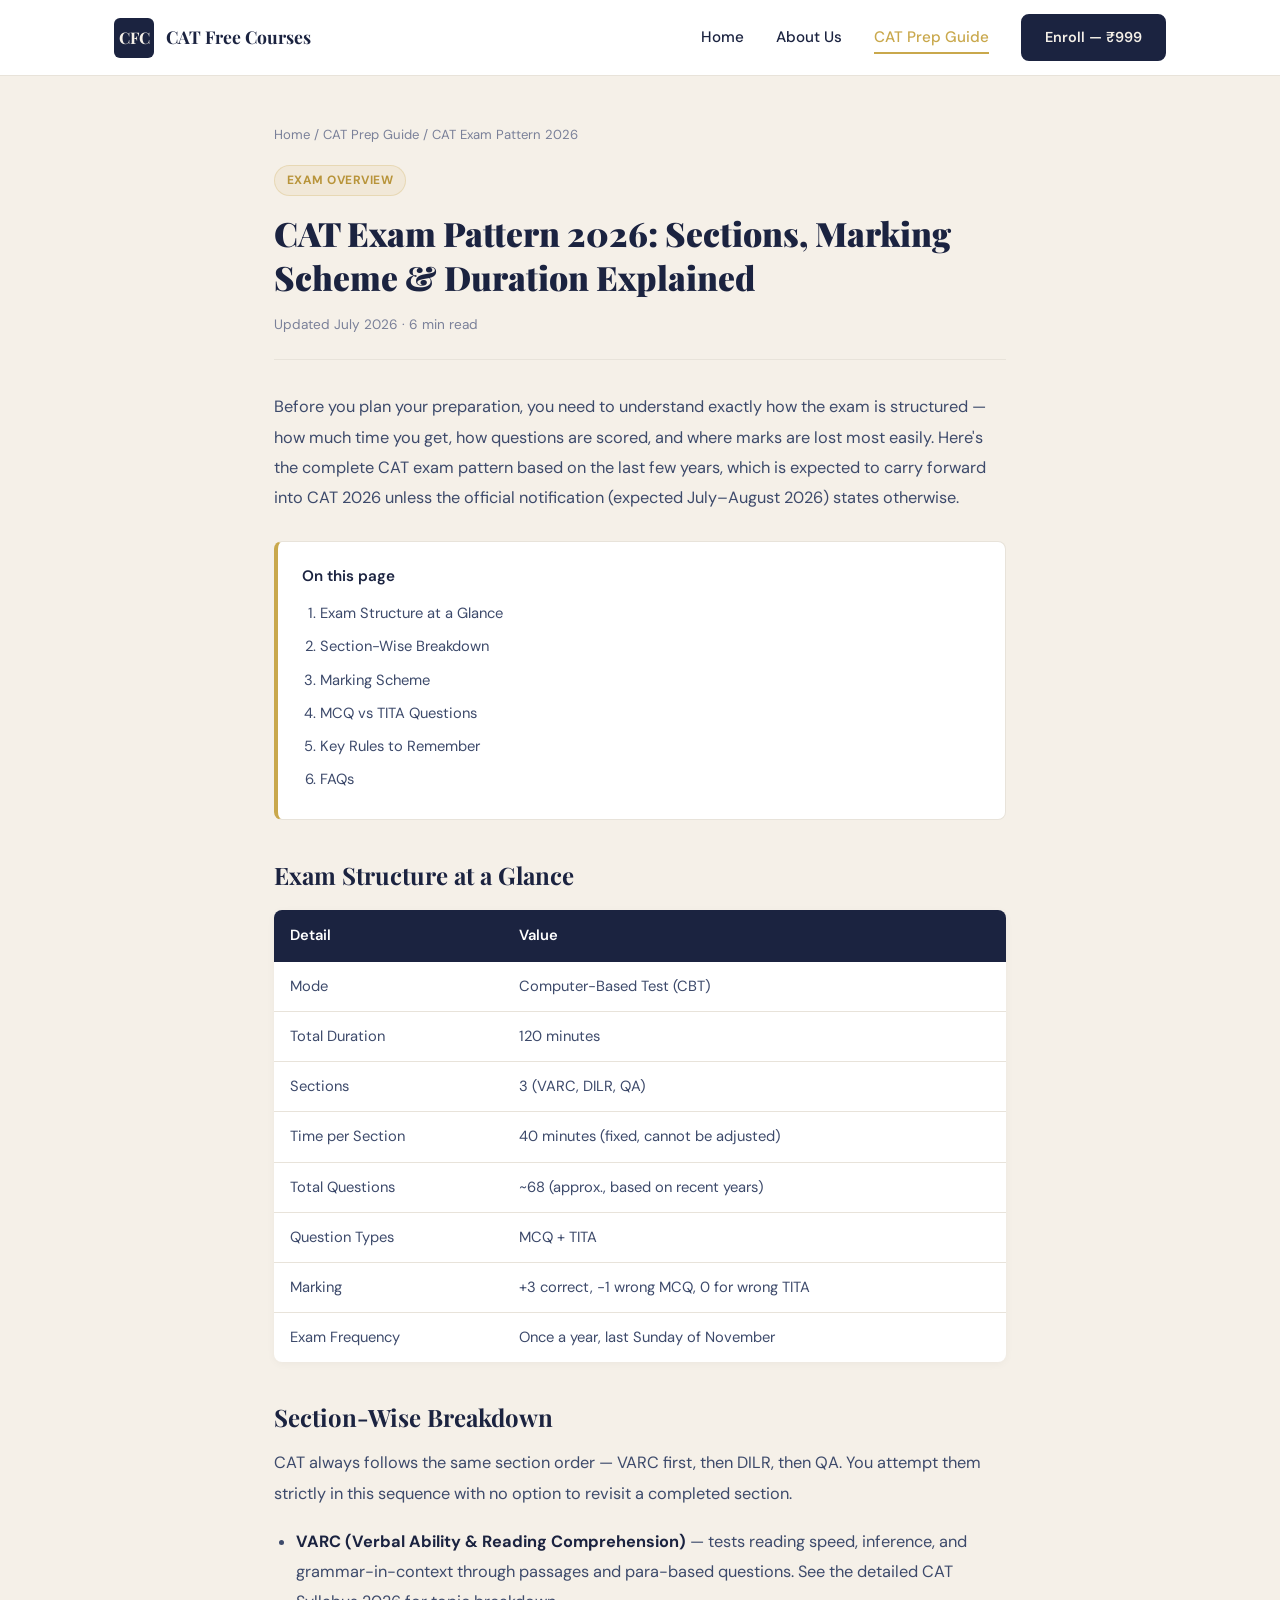
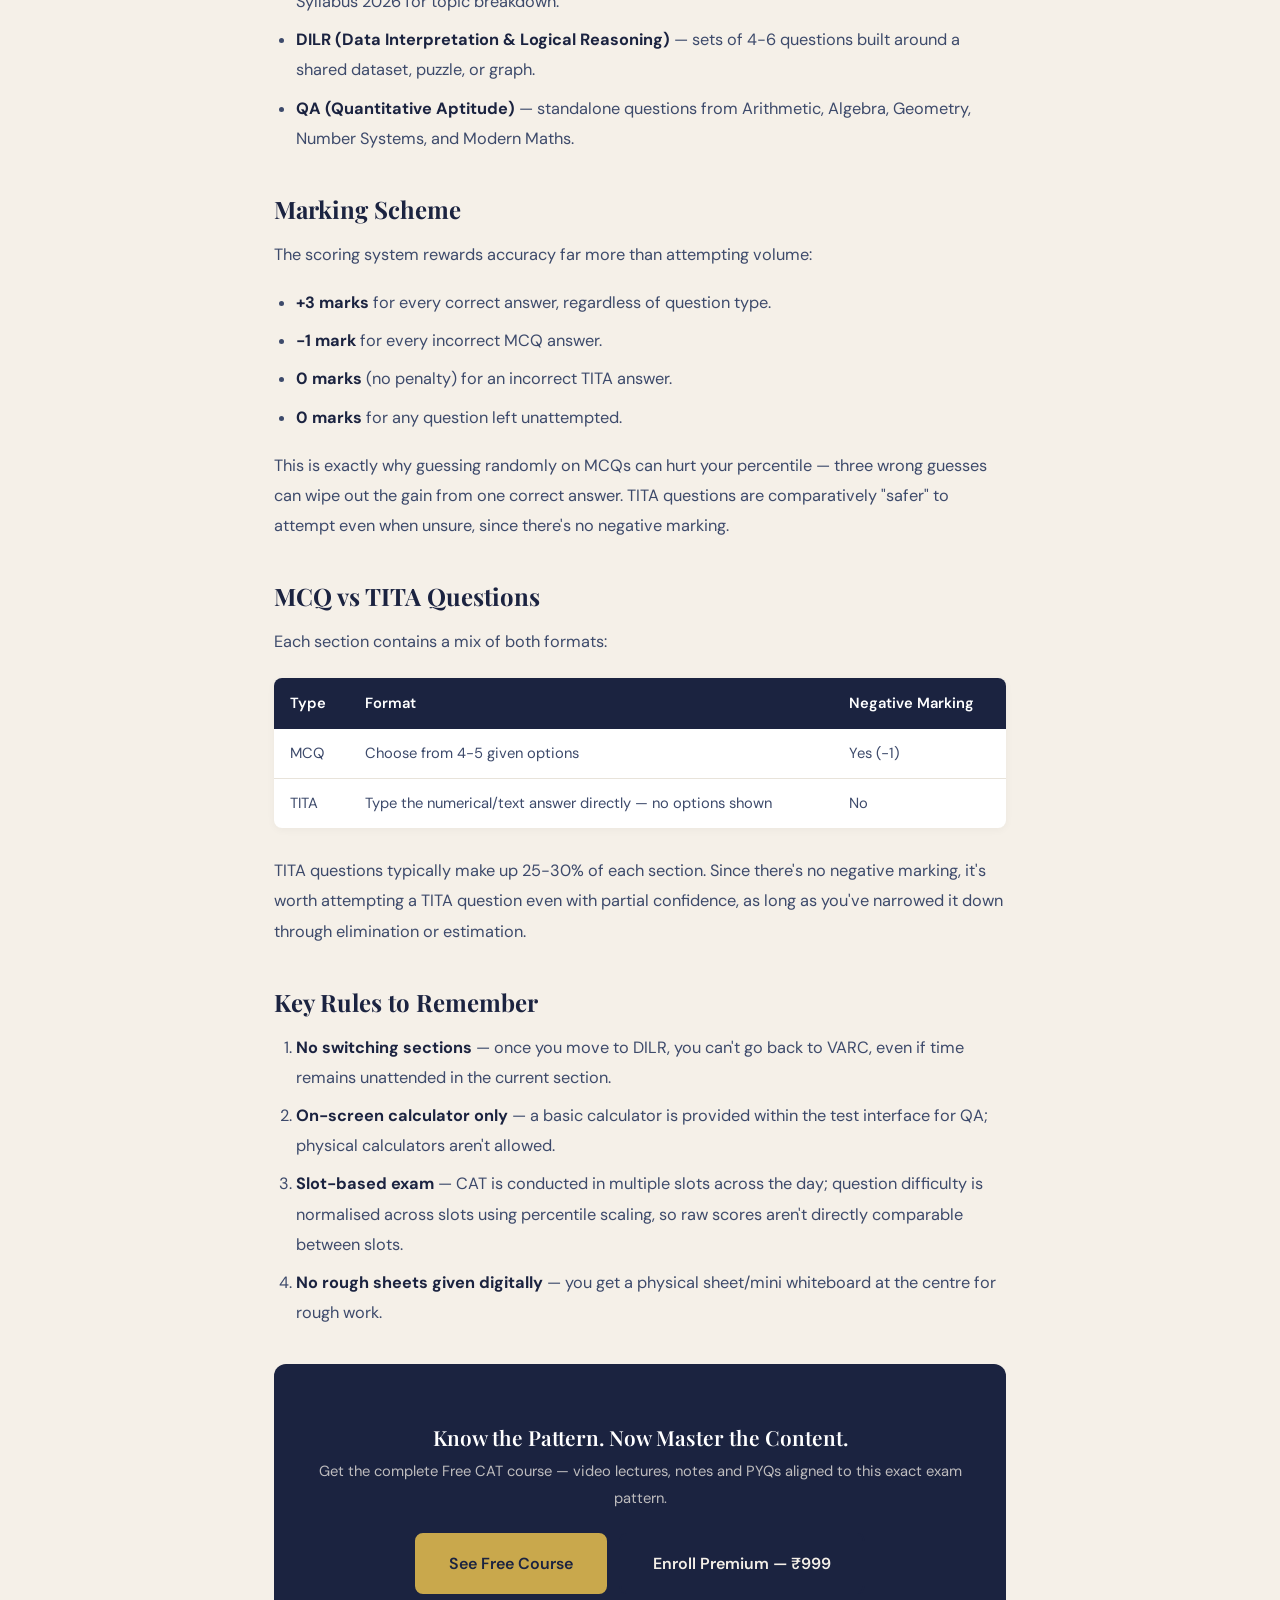
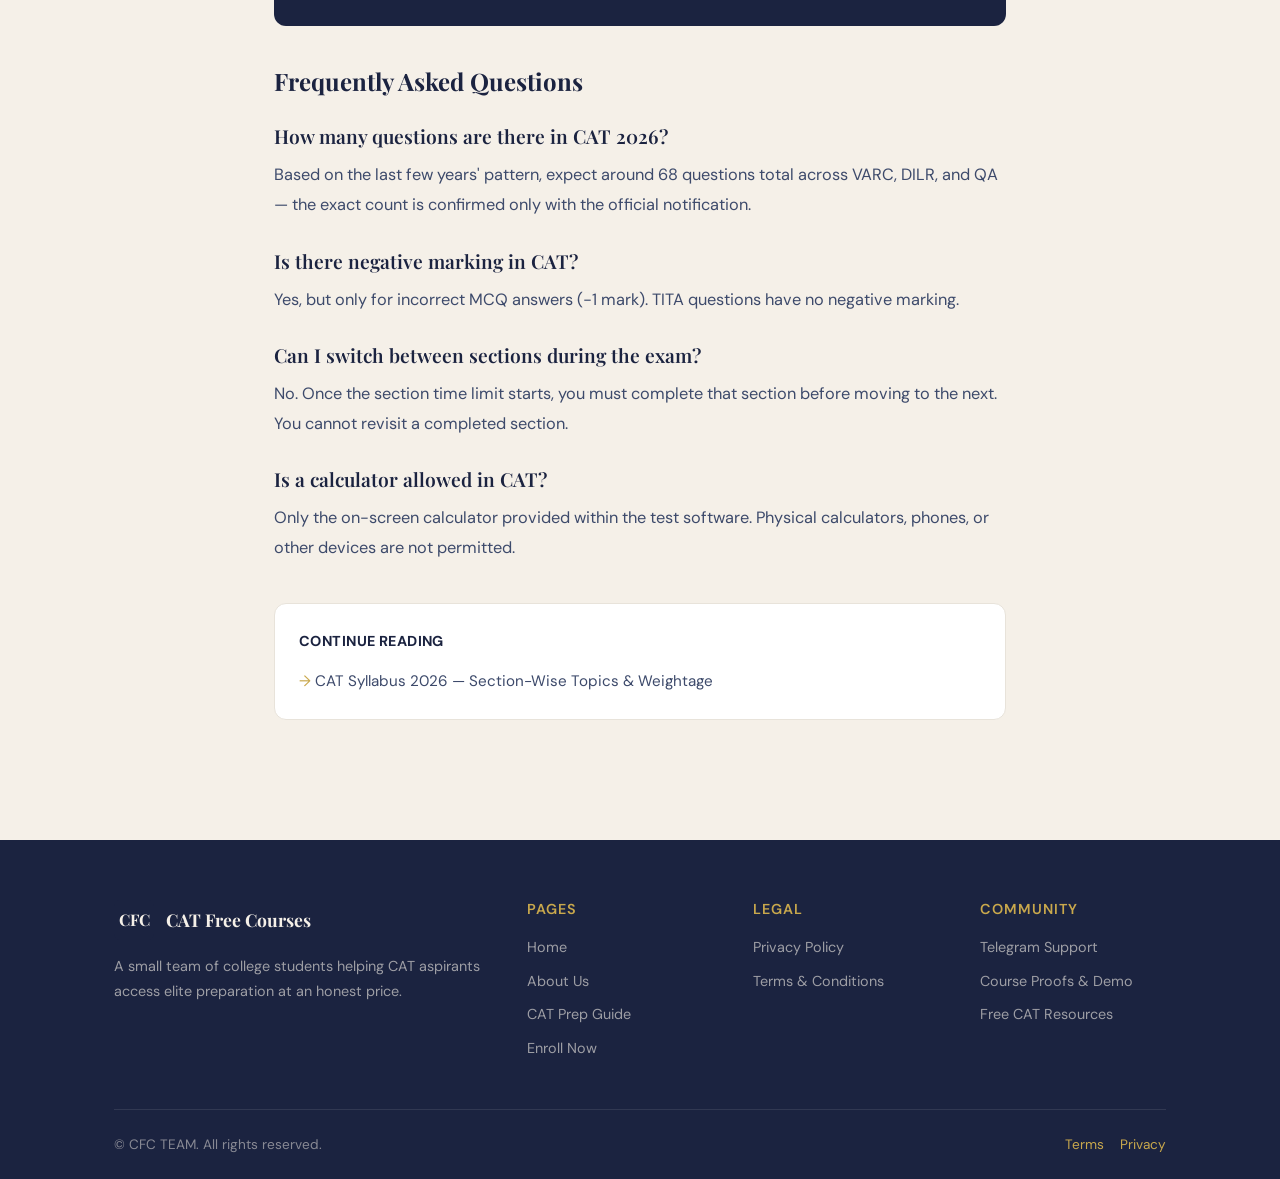
<file: blog/cat-exam-pattern-2026.html>
<!DOCTYPE html>
<html lang="en">
<head>
  <meta charset="UTF-8">
  <meta name="viewport" content="width=device-width, initial-scale=1.0">
  <title>CAT Exam Pattern 2026: Sections, Marking Scheme & Duration Explained</title>
  <meta name="description" content="CAT Exam Pattern 2026 explained — sections, number of questions, MCQ vs TITA, marking scheme, sectional time limits, and what changed in recent years.">

  <link rel="canonical" href="https://catfreecourses.online/blog/cat-exam-pattern-2026.html">

  <!-- Open Graph -->
  <meta property="og:type" content="article">
  <meta property="og:title" content="CAT Exam Pattern 2026: Sections, Marking Scheme & Duration Explained">
  <meta property="og:description" content="CAT Exam Pattern 2026 explained — sections, number of questions, MCQ vs TITA, marking scheme, and sectional time limits.">
  <meta property="og:url" content="https://catfreecourses.online/blog/cat-exam-pattern-2026.html">
  <meta property="og:site_name" content="CAT Free Courses">

  <link rel="preconnect" href="https://fonts.googleapis.com">
  <link rel="preconnect" href="https://fonts.gstatic.com" crossorigin>
  <link href="https://fonts.googleapis.com/css2?family=DM+Sans:opsz,wght@9..40,400;9..40,500;9..40,600;9..40,700&family=Playfair+Display:wght@700;800;900&display=swap" rel="stylesheet">
  <link rel="stylesheet" href="../style.css">
  <link rel="stylesheet" href="blog-style.css">
  <script src="../config.js"></script>
<script type="text/javascript">
(function(c,l,a,r,i,t,y){
c[a]=c[a]||function(){(c[a].q=c[a].q||[]).push(arguments)};
t=l.createElement(r);t.async=1;t.src="https://www.clarity.ms/tag/"+i;
y=l.getElementsByTagName(r)[0];y.parentNode.insertBefore(t,y);
})(window, document, "clarity", "script", "wy7g2sbil3");
</script>
</head>
<body>

<header id="site-header">
  <div class="header-inner">
    <a href="../index.html" class="logo">
      <div class="logo-mark">CFC</div>
      <span class="logo-text">CAT Free Courses</span>
    </a>
    <nav class="site-nav">
      <a href="../index.html" class="nav-link">Home</a>
      <a href="../about.html" class="nav-link">About Us</a>
      <a href="index.html" class="nav-link active">CAT Prep Guide</a>
      <a href="../checkout.html" class="btn btn-navy" style="padding:10px 22px;font-size:0.9rem;">Enroll — ₹999</a>
    </nav>
    <div class="hamburger" id="hamburger"><span></span><span></span><span></span></div>
  </div>
</header>
<div class="mobile-menu" id="mobile-menu">
  <a href="../index.html">Home</a>
  <a href="../about.html">About Us</a>
  <a href="index.html">CAT Prep Guide</a>
  <a href="../checkout.html">Enroll — ₹999</a>
</div>

<main class="article-page">
  <div class="article-wrap">

    <p class="article-breadcrumb"><a href="../index.html">Home</a> / <a href="index.html">CAT Prep Guide</a> / CAT Exam Pattern 2026</p>

    <span class="article-tag">Exam Overview</span>
    <h1 class="article-title">CAT Exam Pattern 2026: Sections, Marking Scheme &amp; Duration Explained</h1>
    <p class="article-meta">Updated July 2026 · 6 min read</p>

    <div class="article-body">

      <p>Before you plan your preparation, you need to understand exactly how the exam is structured — how much time you get, how questions are scored, and where marks are lost most easily. Here's the complete CAT exam pattern based on the last few years, which is expected to carry forward into CAT 2026 unless the official notification (expected July–August 2026) states otherwise.</p>

      <div class="toc-box">
        <p>On this page</p>
        <ol>
          <li><a href="#structure">Exam Structure at a Glance</a></li>
          <li><a href="#sections">Section-Wise Breakdown</a></li>
          <li><a href="#marking">Marking Scheme</a></li>
          <li><a href="#mcq-tita">MCQ vs TITA Questions</a></li>
          <li><a href="#rules">Key Rules to Remember</a></li>
          <li><a href="#faq">FAQs</a></li>
        </ol>
      </div>

      <h2 id="structure">Exam Structure at a Glance</h2>
      <table>
        <tr><th>Detail</th><th>Value</th></tr>
        <tr><td>Mode</td><td>Computer-Based Test (CBT)</td></tr>
        <tr><td>Total Duration</td><td>120 minutes</td></tr>
        <tr><td>Sections</td><td>3 (VARC, DILR, QA)</td></tr>
        <tr><td>Time per Section</td><td>40 minutes (fixed, cannot be adjusted)</td></tr>
        <tr><td>Total Questions</td><td>~68 (approx., based on recent years)</td></tr>
        <tr><td>Question Types</td><td>MCQ + TITA</td></tr>
        <tr><td>Marking</td><td>+3 correct, −1 wrong MCQ, 0 for wrong TITA</td></tr>
        <tr><td>Exam Frequency</td><td>Once a year, last Sunday of November</td></tr>
      </table>

      <h2 id="sections">Section-Wise Breakdown</h2>
      <p>CAT always follows the same section order — VARC first, then DILR, then QA. You attempt them strictly in this sequence with no option to revisit a completed section.</p>
      <ul>
        <li><strong>VARC (Verbal Ability &amp; Reading Comprehension)</strong> — tests reading speed, inference, and grammar-in-context through passages and para-based questions. See the detailed <a href="cat-syllabus-2026.html">CAT Syllabus 2026</a> for topic breakdown.</li>
        <li><strong>DILR (Data Interpretation &amp; Logical Reasoning)</strong> — sets of 4-6 questions built around a shared dataset, puzzle, or graph.</li>
        <li><strong>QA (Quantitative Aptitude)</strong> — standalone questions from Arithmetic, Algebra, Geometry, Number Systems, and Modern Maths.</li>
      </ul>

      <h2 id="marking">Marking Scheme</h2>
      <p>The scoring system rewards accuracy far more than attempting volume:</p>
      <ul>
        <li><strong>+3 marks</strong> for every correct answer, regardless of question type.</li>
        <li><strong>−1 mark</strong> for every incorrect MCQ answer.</li>
        <li><strong>0 marks</strong> (no penalty) for an incorrect TITA answer.</li>
        <li><strong>0 marks</strong> for any question left unattempted.</li>
      </ul>
      <p>This is exactly why guessing randomly on MCQs can hurt your percentile — three wrong guesses can wipe out the gain from one correct answer. TITA questions are comparatively "safer" to attempt even when unsure, since there's no negative marking.</p>

      <h2 id="mcq-tita">MCQ vs TITA Questions</h2>
      <p>Each section contains a mix of both formats:</p>
      <table>
        <tr><th>Type</th><th>Format</th><th>Negative Marking</th></tr>
        <tr><td>MCQ</td><td>Choose from 4-5 given options</td><td>Yes (−1)</td></tr>
        <tr><td>TITA</td><td>Type the numerical/text answer directly — no options shown</td><td>No</td></tr>
      </table>
      <p>TITA questions typically make up 25-30% of each section. Since there's no negative marking, it's worth attempting a TITA question even with partial confidence, as long as you've narrowed it down through elimination or estimation.</p>

      <h2 id="rules">Key Rules to Remember</h2>
      <ol>
        <li><strong>No switching sections</strong> — once you move to DILR, you can't go back to VARC, even if time remains unattended in the current section.</li>
        <li><strong>On-screen calculator only</strong> — a basic calculator is provided within the test interface for QA; physical calculators aren't allowed.</li>
        <li><strong>Slot-based exam</strong> — CAT is conducted in multiple slots across the day; question difficulty is normalised across slots using percentile scaling, so raw scores aren't directly comparable between slots.</li>
        <li><strong>No rough sheets given digitally</strong> — you get a physical sheet/mini whiteboard at the centre for rough work.</li>
      </ol>

      <div class="cta-box">
        <h3>Know the Pattern. Now Master the Content.</h3>
        <p>Get the complete Free CAT course — video lectures, notes and PYQs aligned to this exact exam pattern.</p>
        <div class="cta-box-btns">
          <a href="../index.html#includes" class="btn btn-primary">See Free Course</a>
          <a href="../checkout.html" class="btn btn-navy">Enroll Premium — ₹999</a>
        </div>
      </div>

      <h2 id="faq">Frequently Asked Questions</h2>

      <h3>How many questions are there in CAT 2026?</h3>
      <p>Based on the last few years' pattern, expect around 68 questions total across VARC, DILR, and QA — the exact count is confirmed only with the official notification.</p>

      <h3>Is there negative marking in CAT?</h3>
      <p>Yes, but only for incorrect MCQ answers (−1 mark). TITA questions have no negative marking.</p>

      <h3>Can I switch between sections during the exam?</h3>
      <p>No. Once the section time limit starts, you must complete that section before moving to the next. You cannot revisit a completed section.</p>

      <h3>Is a calculator allowed in CAT?</h3>
      <p>Only the on-screen calculator provided within the test software. Physical calculators, phones, or other devices are not permitted.</p>

      <div class="related-box">
        <p class="related-label">Continue Reading</p>
        <div class="related-list">
          <a href="cat-syllabus-2026.html">CAT Syllabus 2026 — Section-Wise Topics &amp; Weightage</a>
        </div>
      </div>

    </div>
  </div>
</main>

<footer id="site-footer">
  <div class="footer-inner">
    <div class="footer-grid">
      <div class="footer-brand">
        <a href="../index.html" class="logo" style="margin-bottom:14px;">
          <div class="logo-mark">CFC</div>
          <span class="logo-text" style="color:var(--cream);">CAT Free Courses</span>
        </a>
        <p>A small team of college students helping CAT aspirants access elite preparation at an honest price.</p>
      </div>
      <div class="footer-col">
        <h4>Pages</h4>
        <ul>
          <li><a href="../index.html">Home</a></li>
          <li><a href="../about.html">About Us</a></li>
          <li><a href="index.html">CAT Prep Guide</a></li>
          <li><a href="../checkout.html">Enroll Now</a></li>
        </ul>
      </div>
      <div class="footer-col">
        <h4>Legal</h4>
        <ul>
          <li><a href="../privacy.html">Privacy Policy</a></li>
          <li><a href="../terms.html">Terms &amp; Conditions</a></li>
        </ul>
      </div>
      <div class="footer-col">
        <h4>Community</h4>
        <ul>
          <li><a id="f-tg" href="#">Telegram Support</a></li>
          <li><a id="f-demo" href="#">Course Proofs &amp; Demo</a></li>
          <li><a id="f-free" href="#">Free CAT Resources</a></li>
        </ul>
      </div>
    </div>
    <div class="footer-bottom">
      <p>© CFC TEAM. All rights reserved.</p>
      <div style="display:flex;gap:16px;">
        <a href="../terms.html">Terms</a>
        <a href="../privacy.html">Privacy</a>
      </div>
    </div>
  </div>
</footer>

<script>
const header = document.getElementById('site-header');
window.addEventListener('scroll', () => header.classList.toggle('scrolled', window.scrollY > 40));
const ham = document.getElementById('hamburger');
const mob = document.getElementById('mobile-menu');
ham.addEventListener('click', () => mob.classList.toggle('open'));
document.getElementById('f-tg').href = CONFIG.links.telegram_admin;
document.getElementById('f-demo').href = CONFIG.links.telegram_demo_proofs;
document.getElementById('f-free').href = CONFIG.links.free_resources;
</script>

<script type="application/ld+json">
{
  "@context": "https://schema.org",
  "@type": "Article",
  "headline": "CAT Exam Pattern 2026: Sections, Marking Scheme & Duration Explained",
  "description": "CAT Exam Pattern 2026 explained — sections, number of questions, MCQ vs TITA, marking scheme, and sectional time limits.",
  "author": { "@type": "Organization", "name": "CAT Free Courses" },
  "publisher": { "@type": "Organization", "name": "CAT Free Courses" },
  "mainEntityOfPage": "https://catfreecourses.online/blog/cat-exam-pattern-2026.html"
}
</script>
<script type="application/ld+json">
{
  "@context": "https://schema.org",
  "@type": "FAQPage",
  "mainEntity": [
    {
      "@type": "Question",
      "name": "How many questions are there in CAT 2026?",
      "acceptedAnswer": { "@type": "Answer", "text": "Based on the last few years' pattern, expect around 68 questions total across VARC, DILR, and QA — confirmed only with the official notification." }
    },
    {
      "@type": "Question",
      "name": "Is there negative marking in CAT?",
      "acceptedAnswer": { "@type": "Answer", "text": "Yes, but only for incorrect MCQ answers (-1 mark). TITA questions have no negative marking." }
    },
    {
      "@type": "Question",
      "name": "Can I switch between sections during the exam?",
      "acceptedAnswer": { "@type": "Answer", "text": "No. Once the section time limit starts, you must complete that section before moving to the next, and cannot revisit a completed section." }
    },
    {
      "@type": "Question",
      "name": "Is a calculator allowed in CAT?",
      "acceptedAnswer": { "@type": "Answer", "text": "Only the on-screen calculator provided within the test software. Physical calculators or other devices are not permitted." }
    }
  ]
}
</script>
</body>
</html>
</file>
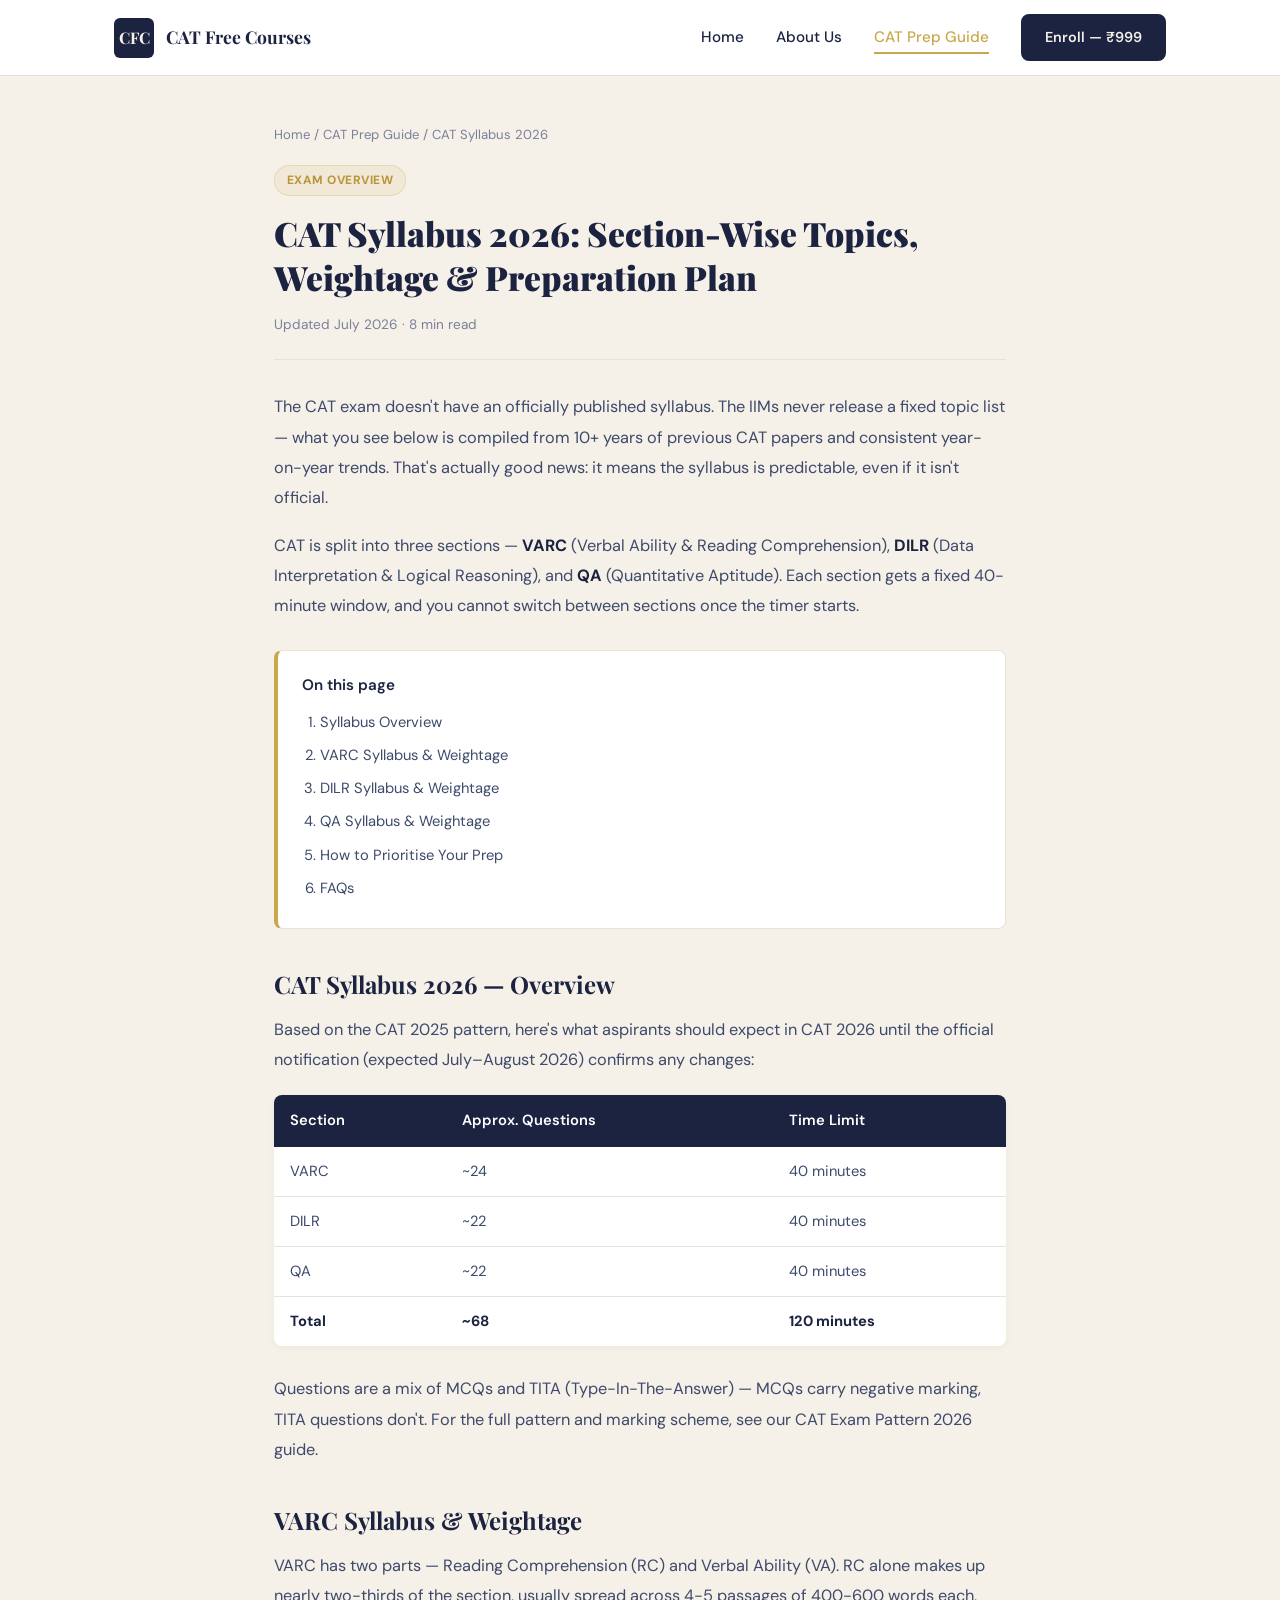
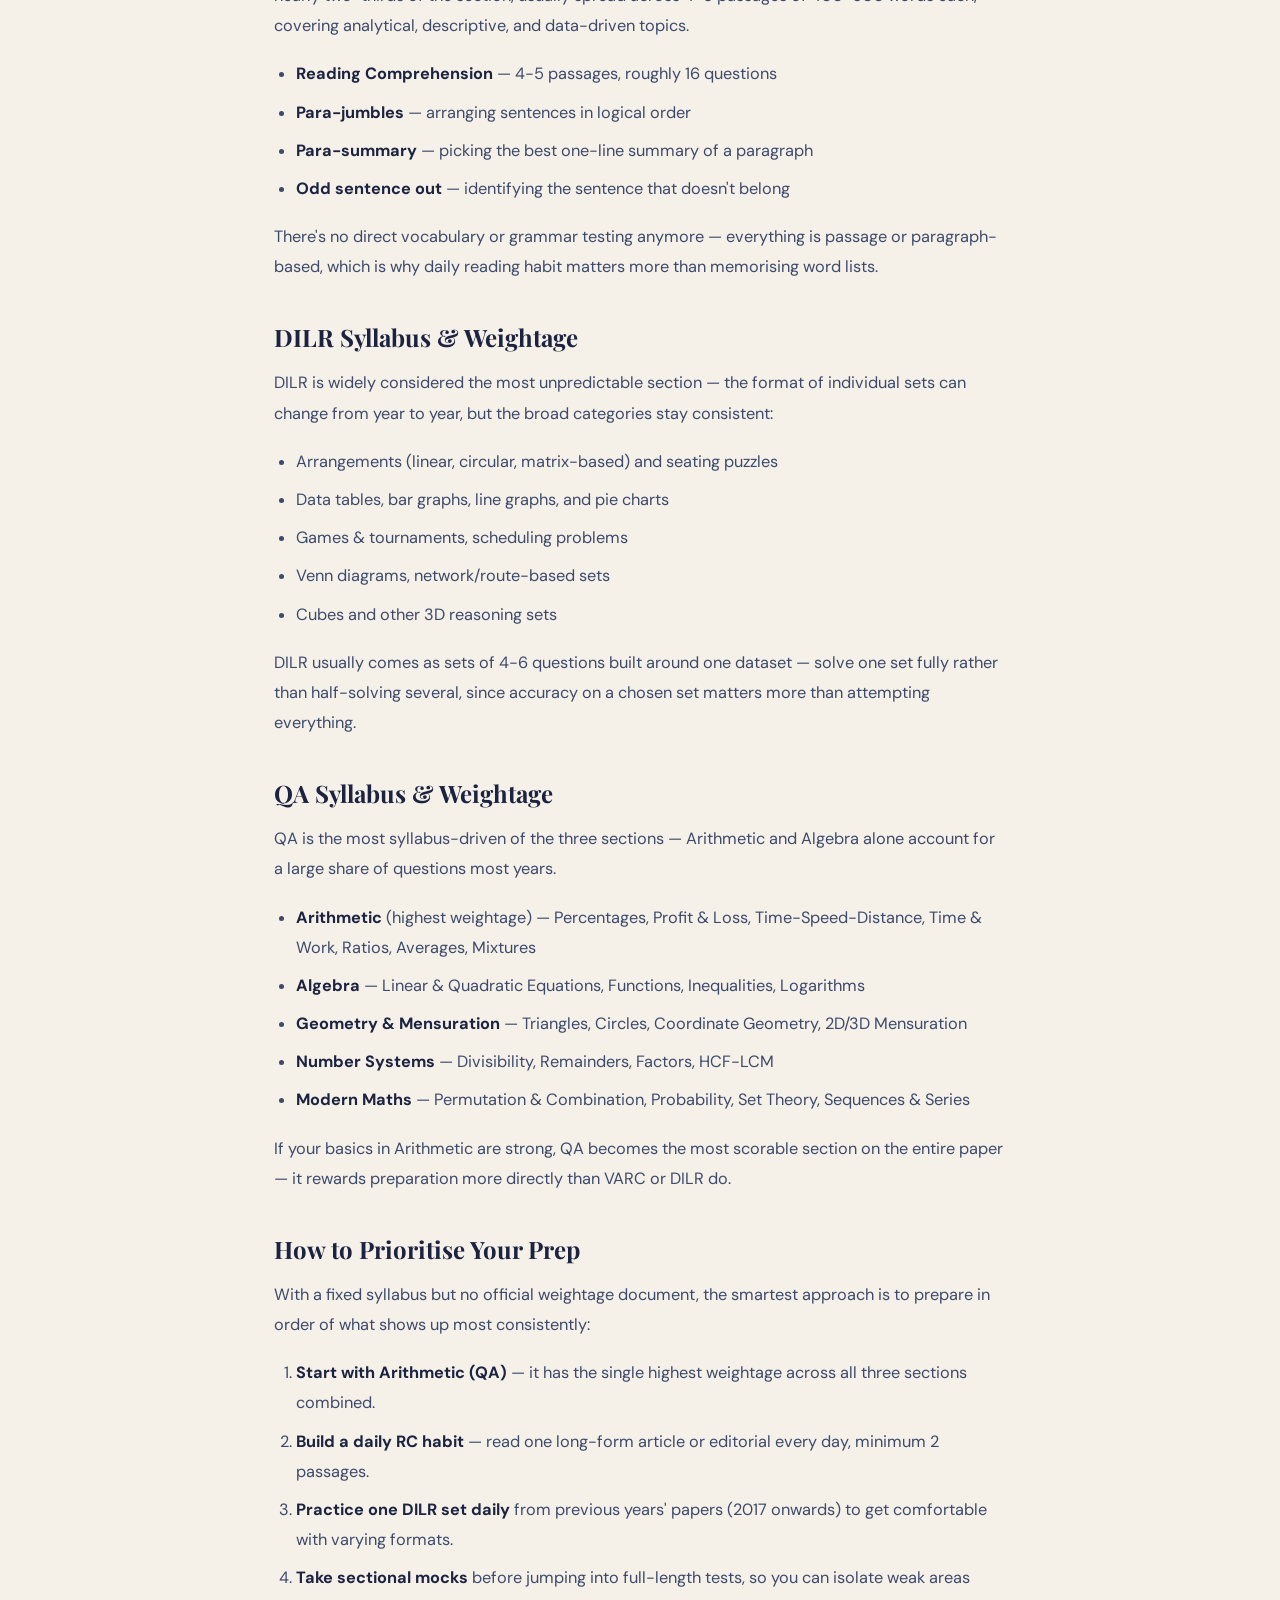
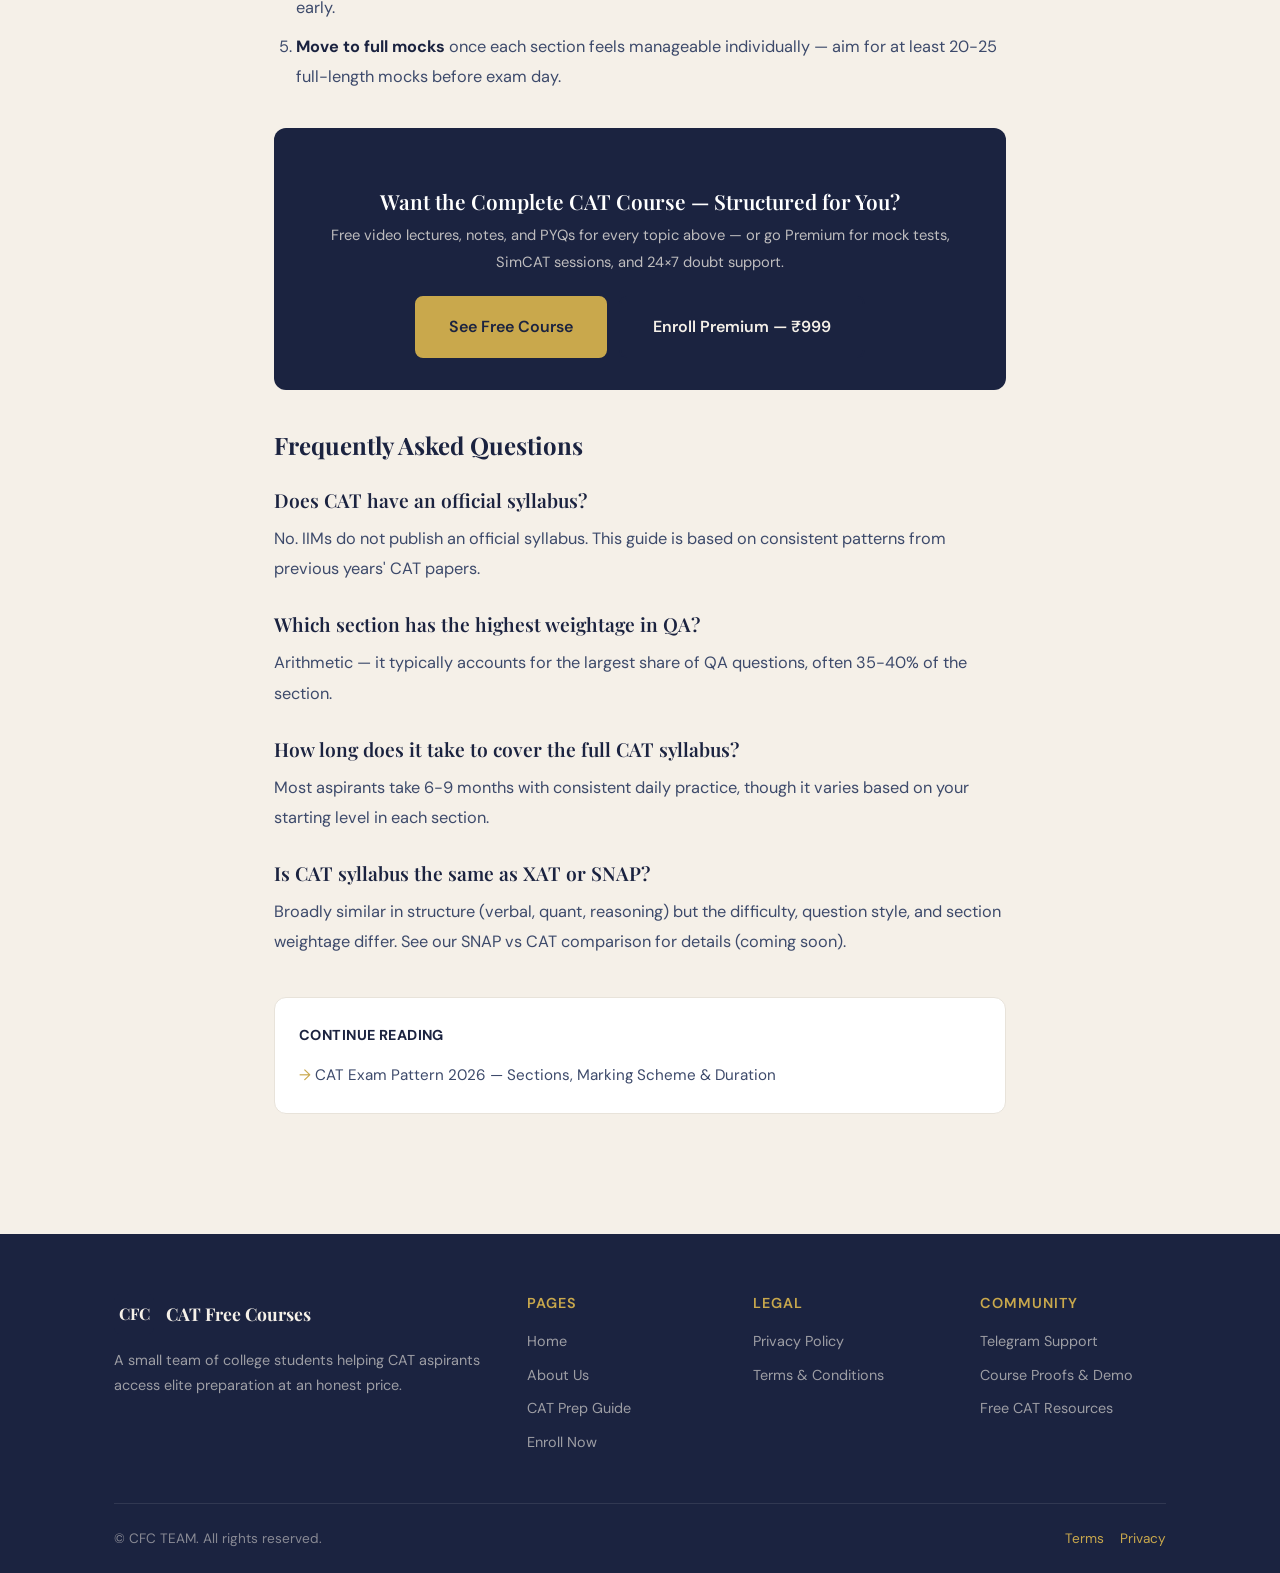
<file: blog/cat-syllabus-2026.html>
<!DOCTYPE html>
<html lang="en">
<head>
  <meta charset="UTF-8">
  <meta name="viewport" content="width=device-width, initial-scale=1.0">
  <title>CAT Syllabus 2026: Section-Wise Topics, Weightage & Preparation Plan</title>
  <meta name="description" content="Complete CAT Syllabus 2026 — VARC, DILR & QA topics with weightage, difficulty trends, and a section-wise preparation plan for serious CAT aspirants.">

  <link rel="canonical" href="https://catfreecourses.online/blog/cat-syllabus-2026.html">

  <!-- Open Graph -->
  <meta property="og:type" content="article">
  <meta property="og:title" content="CAT Syllabus 2026: Section-Wise Topics, Weightage & Preparation Plan">
  <meta property="og:description" content="Complete CAT Syllabus 2026 — VARC, DILR & QA topics with weightage, difficulty trends, and a section-wise preparation plan.">
  <meta property="og:url" content="https://catfreecourses.online/blog/cat-syllabus-2026.html">
  <meta property="og:site_name" content="CAT Free Courses">

  <link rel="preconnect" href="https://fonts.googleapis.com">
  <link rel="preconnect" href="https://fonts.gstatic.com" crossorigin>
  <link href="https://fonts.googleapis.com/css2?family=DM+Sans:opsz,wght@9..40,400;9..40,500;9..40,600;9..40,700&family=Playfair+Display:wght@700;800;900&display=swap" rel="stylesheet">
  <link rel="stylesheet" href="../style.css">
  <link rel="stylesheet" href="blog-style.css">
  <script src="../config.js"></script>
<script type="text/javascript">
(function(c,l,a,r,i,t,y){
c[a]=c[a]||function(){(c[a].q=c[a].q||[]).push(arguments)};
t=l.createElement(r);t.async=1;t.src="https://www.clarity.ms/tag/"+i;
y=l.getElementsByTagName(r)[0];y.parentNode.insertBefore(t,y);
})(window, document, "clarity", "script", "wy7g2sbil3");
</script>
</head>
<body>

<header id="site-header">
  <div class="header-inner">
    <a href="../index.html" class="logo">
      <div class="logo-mark">CFC</div>
      <span class="logo-text">CAT Free Courses</span>
    </a>
    <nav class="site-nav">
      <a href="../index.html" class="nav-link">Home</a>
      <a href="../about.html" class="nav-link">About Us</a>
      <a href="index.html" class="nav-link active">CAT Prep Guide</a>
      <a href="../checkout.html" class="btn btn-navy" style="padding:10px 22px;font-size:0.9rem;">Enroll — ₹999</a>
    </nav>
    <div class="hamburger" id="hamburger"><span></span><span></span><span></span></div>
  </div>
</header>
<div class="mobile-menu" id="mobile-menu">
  <a href="../index.html">Home</a>
  <a href="../about.html">About Us</a>
  <a href="index.html">CAT Prep Guide</a>
  <a href="../checkout.html">Enroll — ₹999</a>
</div>

<main class="article-page">
  <div class="article-wrap">

    <p class="article-breadcrumb"><a href="../index.html">Home</a> / <a href="index.html">CAT Prep Guide</a> / CAT Syllabus 2026</p>

    <span class="article-tag">Exam Overview</span>
    <h1 class="article-title">CAT Syllabus 2026: Section-Wise Topics, Weightage &amp; Preparation Plan</h1>
    <p class="article-meta">Updated July 2026 · 8 min read</p>

    <div class="article-body">

      <p>The CAT exam doesn't have an officially published syllabus. The IIMs never release a fixed topic list — what you see below is compiled from 10+ years of previous CAT papers and consistent year-on-year trends. That's actually good news: it means the syllabus is predictable, even if it isn't official.</p>

      <p>CAT is split into three sections — <strong>VARC</strong> (Verbal Ability &amp; Reading Comprehension), <strong>DILR</strong> (Data Interpretation &amp; Logical Reasoning), and <strong>QA</strong> (Quantitative Aptitude). Each section gets a fixed 40-minute window, and you cannot switch between sections once the timer starts.</p>

      <div class="toc-box">
        <p>On this page</p>
        <ol>
          <li><a href="#overview">Syllabus Overview</a></li>
          <li><a href="#varc">VARC Syllabus &amp; Weightage</a></li>
          <li><a href="#dilr">DILR Syllabus &amp; Weightage</a></li>
          <li><a href="#qa">QA Syllabus &amp; Weightage</a></li>
          <li><a href="#plan">How to Prioritise Your Prep</a></li>
          <li><a href="#faq">FAQs</a></li>
        </ol>
      </div>

      <h2 id="overview">CAT Syllabus 2026 — Overview</h2>
      <p>Based on the CAT 2025 pattern, here's what aspirants should expect in CAT 2026 until the official notification (expected July–August 2026) confirms any changes:</p>

      <table>
        <tr><th>Section</th><th>Approx. Questions</th><th>Time Limit</th></tr>
        <tr><td>VARC</td><td>~24</td><td>40 minutes</td></tr>
        <tr><td>DILR</td><td>~22</td><td>40 minutes</td></tr>
        <tr><td>QA</td><td>~22</td><td>40 minutes</td></tr>
        <tr><td><strong>Total</strong></td><td><strong>~68</strong></td><td><strong>120 minutes</strong></td></tr>
      </table>

      <p>Questions are a mix of MCQs and TITA (Type-In-The-Answer) — MCQs carry negative marking, TITA questions don't. For the full pattern and marking scheme, see our <a href="cat-exam-pattern-2026.html">CAT Exam Pattern 2026 guide</a>.</p>

      <h2 id="varc">VARC Syllabus &amp; Weightage</h2>
      <p>VARC has two parts — Reading Comprehension (RC) and Verbal Ability (VA). RC alone makes up nearly two-thirds of the section, usually spread across 4-5 passages of 400-600 words each, covering analytical, descriptive, and data-driven topics.</p>
      <ul>
        <li><strong>Reading Comprehension</strong> — 4-5 passages, roughly 16 questions</li>
        <li><strong>Para-jumbles</strong> — arranging sentences in logical order</li>
        <li><strong>Para-summary</strong> — picking the best one-line summary of a paragraph</li>
        <li><strong>Odd sentence out</strong> — identifying the sentence that doesn't belong</li>
      </ul>
      <p>There's no direct vocabulary or grammar testing anymore — everything is passage or paragraph-based, which is why daily reading habit matters more than memorising word lists.</p>

      <h2 id="dilr">DILR Syllabus &amp; Weightage</h2>
      <p>DILR is widely considered the most unpredictable section — the format of individual sets can change from year to year, but the broad categories stay consistent:</p>
      <ul>
        <li>Arrangements (linear, circular, matrix-based) and seating puzzles</li>
        <li>Data tables, bar graphs, line graphs, and pie charts</li>
        <li>Games &amp; tournaments, scheduling problems</li>
        <li>Venn diagrams, network/route-based sets</li>
        <li>Cubes and other 3D reasoning sets</li>
      </ul>
      <p>DILR usually comes as sets of 4-6 questions built around one dataset — solve one set fully rather than half-solving several, since accuracy on a chosen set matters more than attempting everything.</p>

      <h2 id="qa">QA Syllabus &amp; Weightage</h2>
      <p>QA is the most syllabus-driven of the three sections — Arithmetic and Algebra alone account for a large share of questions most years.</p>
      <ul>
        <li><strong>Arithmetic</strong> (highest weightage) — Percentages, Profit &amp; Loss, Time-Speed-Distance, Time &amp; Work, Ratios, Averages, Mixtures</li>
        <li><strong>Algebra</strong> — Linear &amp; Quadratic Equations, Functions, Inequalities, Logarithms</li>
        <li><strong>Geometry &amp; Mensuration</strong> — Triangles, Circles, Coordinate Geometry, 2D/3D Mensuration</li>
        <li><strong>Number Systems</strong> — Divisibility, Remainders, Factors, HCF-LCM</li>
        <li><strong>Modern Maths</strong> — Permutation &amp; Combination, Probability, Set Theory, Sequences &amp; Series</li>
      </ul>
      <p>If your basics in Arithmetic are strong, QA becomes the most scorable section on the entire paper — it rewards preparation more directly than VARC or DILR do.</p>

      <h2 id="plan">How to Prioritise Your Prep</h2>
      <p>With a fixed syllabus but no official weightage document, the smartest approach is to prepare in order of what shows up most consistently:</p>
      <ol>
        <li><strong>Start with Arithmetic (QA)</strong> — it has the single highest weightage across all three sections combined.</li>
        <li><strong>Build a daily RC habit</strong> — read one long-form article or editorial every day, minimum 2 passages.</li>
        <li><strong>Practice one DILR set daily</strong> from previous years' papers (2017 onwards) to get comfortable with varying formats.</li>
        <li><strong>Take sectional mocks</strong> before jumping into full-length tests, so you can isolate weak areas early.</li>
        <li><strong>Move to full mocks</strong> once each section feels manageable individually — aim for at least 20-25 full-length mocks before exam day.</li>
      </ol>

      <div class="cta-box">
        <h3>Want the Complete CAT Course — Structured for You?</h3>
        <p>Free video lectures, notes, and PYQs for every topic above — or go Premium for mock tests, SimCAT sessions, and 24×7 doubt support.</p>
        <div class="cta-box-btns">
          <a href="../index.html#includes" class="btn btn-primary">See Free Course</a>
          <a href="../checkout.html" class="btn btn-navy">Enroll Premium — ₹999</a>
        </div>
      </div>

      <h2 id="faq">Frequently Asked Questions</h2>

      <h3>Does CAT have an official syllabus?</h3>
      <p>No. IIMs do not publish an official syllabus. This guide is based on consistent patterns from previous years' CAT papers.</p>

      <h3>Which section has the highest weightage in QA?</h3>
      <p>Arithmetic — it typically accounts for the largest share of QA questions, often 35-40% of the section.</p>

      <h3>How long does it take to cover the full CAT syllabus?</h3>
      <p>Most aspirants take 6-9 months with consistent daily practice, though it varies based on your starting level in each section.</p>

      <h3>Is CAT syllabus the same as XAT or SNAP?</h3>
      <p>Broadly similar in structure (verbal, quant, reasoning) but the difficulty, question style, and section weightage differ. See our <a href="#">SNAP vs CAT comparison</a> for details (coming soon).</p>

      <div class="related-box">
        <p class="related-label">Continue Reading</p>
        <div class="related-list">
          <a href="cat-exam-pattern-2026.html">CAT Exam Pattern 2026 — Sections, Marking Scheme &amp; Duration</a>
        </div>
      </div>

    </div>
  </div>
</main>

<footer id="site-footer">
  <div class="footer-inner">
    <div class="footer-grid">
      <div class="footer-brand">
        <a href="../index.html" class="logo" style="margin-bottom:14px;">
          <div class="logo-mark">CFC</div>
          <span class="logo-text" style="color:var(--cream);">CAT Free Courses</span>
        </a>
        <p>A small team of college students helping CAT aspirants access elite preparation at an honest price.</p>
      </div>
      <div class="footer-col">
        <h4>Pages</h4>
        <ul>
          <li><a href="../index.html">Home</a></li>
          <li><a href="../about.html">About Us</a></li>
          <li><a href="index.html">CAT Prep Guide</a></li>
          <li><a href="../checkout.html">Enroll Now</a></li>
        </ul>
      </div>
      <div class="footer-col">
        <h4>Legal</h4>
        <ul>
          <li><a href="../privacy.html">Privacy Policy</a></li>
          <li><a href="../terms.html">Terms &amp; Conditions</a></li>
        </ul>
      </div>
      <div class="footer-col">
        <h4>Community</h4>
        <ul>
          <li><a id="f-tg" href="#">Telegram Support</a></li>
          <li><a id="f-demo" href="#">Course Proofs &amp; Demo</a></li>
          <li><a id="f-free" href="#">Free CAT Resources</a></li>
        </ul>
      </div>
    </div>
    <div class="footer-bottom">
      <p>© CFC TEAM. All rights reserved.</p>
      <div style="display:flex;gap:16px;">
        <a href="../terms.html">Terms</a>
        <a href="../privacy.html">Privacy</a>
      </div>
    </div>
  </div>
</footer>

<script>
const header = document.getElementById('site-header');
window.addEventListener('scroll', () => header.classList.toggle('scrolled', window.scrollY > 40));
const ham = document.getElementById('hamburger');
const mob = document.getElementById('mobile-menu');
ham.addEventListener('click', () => mob.classList.toggle('open'));
document.getElementById('f-tg').href = CONFIG.links.telegram_admin;
document.getElementById('f-demo').href = CONFIG.links.telegram_demo_proofs;
document.getElementById('f-free').href = CONFIG.links.free_resources;
</script>

<script type="application/ld+json">
{
  "@context": "https://schema.org",
  "@type": "Article",
  "headline": "CAT Syllabus 2026: Section-Wise Topics, Weightage & Preparation Plan",
  "description": "Complete CAT Syllabus 2026 — VARC, DILR & QA topics with weightage, difficulty trends, and a section-wise preparation plan.",
  "author": { "@type": "Organization", "name": "CAT Free Courses" },
  "publisher": { "@type": "Organization", "name": "CAT Free Courses" },
  "mainEntityOfPage": "https://catfreecourses.online/blog/cat-syllabus-2026.html"
}
</script>
<script type="application/ld+json">
{
  "@context": "https://schema.org",
  "@type": "FAQPage",
  "mainEntity": [
    {
      "@type": "Question",
      "name": "Does CAT have an official syllabus?",
      "acceptedAnswer": { "@type": "Answer", "text": "No. IIMs do not publish an official syllabus. This guide is based on consistent patterns from previous years' CAT papers." }
    },
    {
      "@type": "Question",
      "name": "Which section has the highest weightage in QA?",
      "acceptedAnswer": { "@type": "Answer", "text": "Arithmetic typically accounts for the largest share of QA questions, often 35-40% of the section." }
    },
    {
      "@type": "Question",
      "name": "How long does it take to cover the full CAT syllabus?",
      "acceptedAnswer": { "@type": "Answer", "text": "Most aspirants take 6-9 months with consistent daily practice, though it varies based on starting level in each section." }
    }
  ]
}
</script>
</body>
</html>
</file>
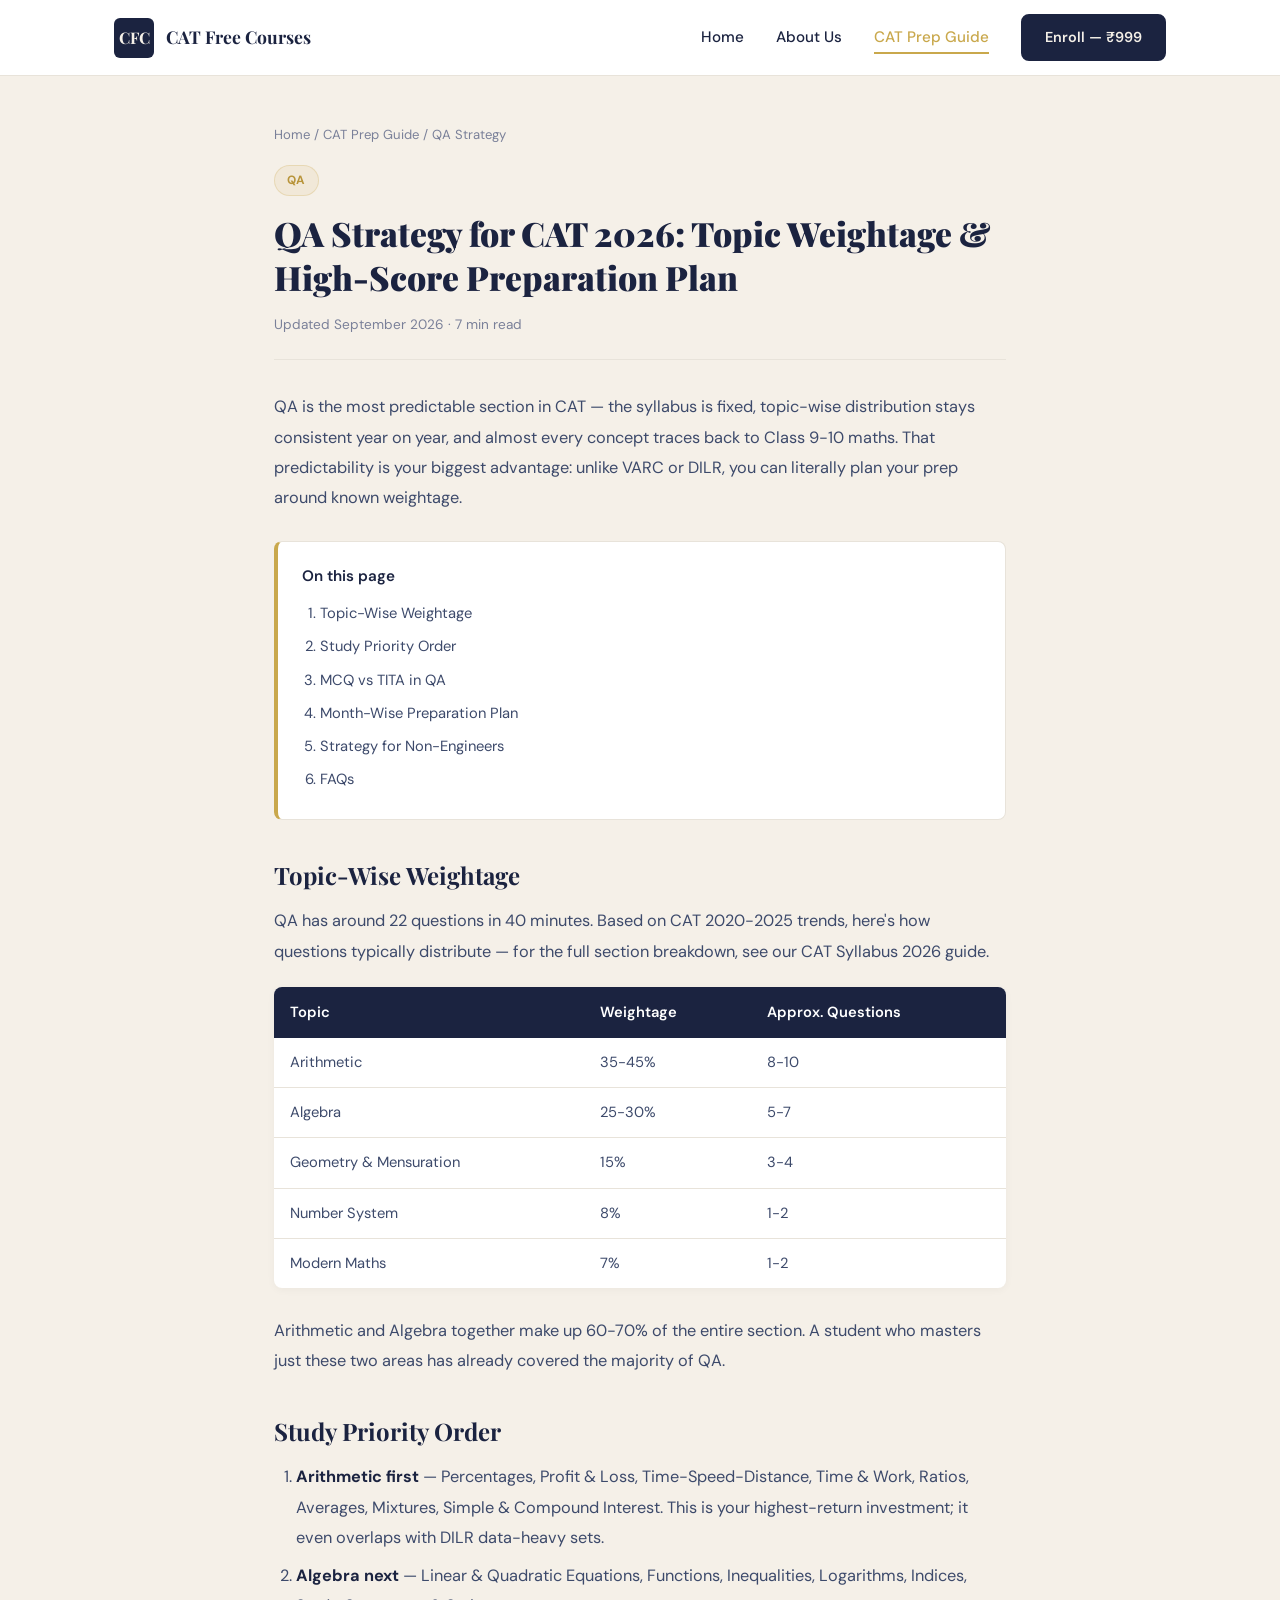
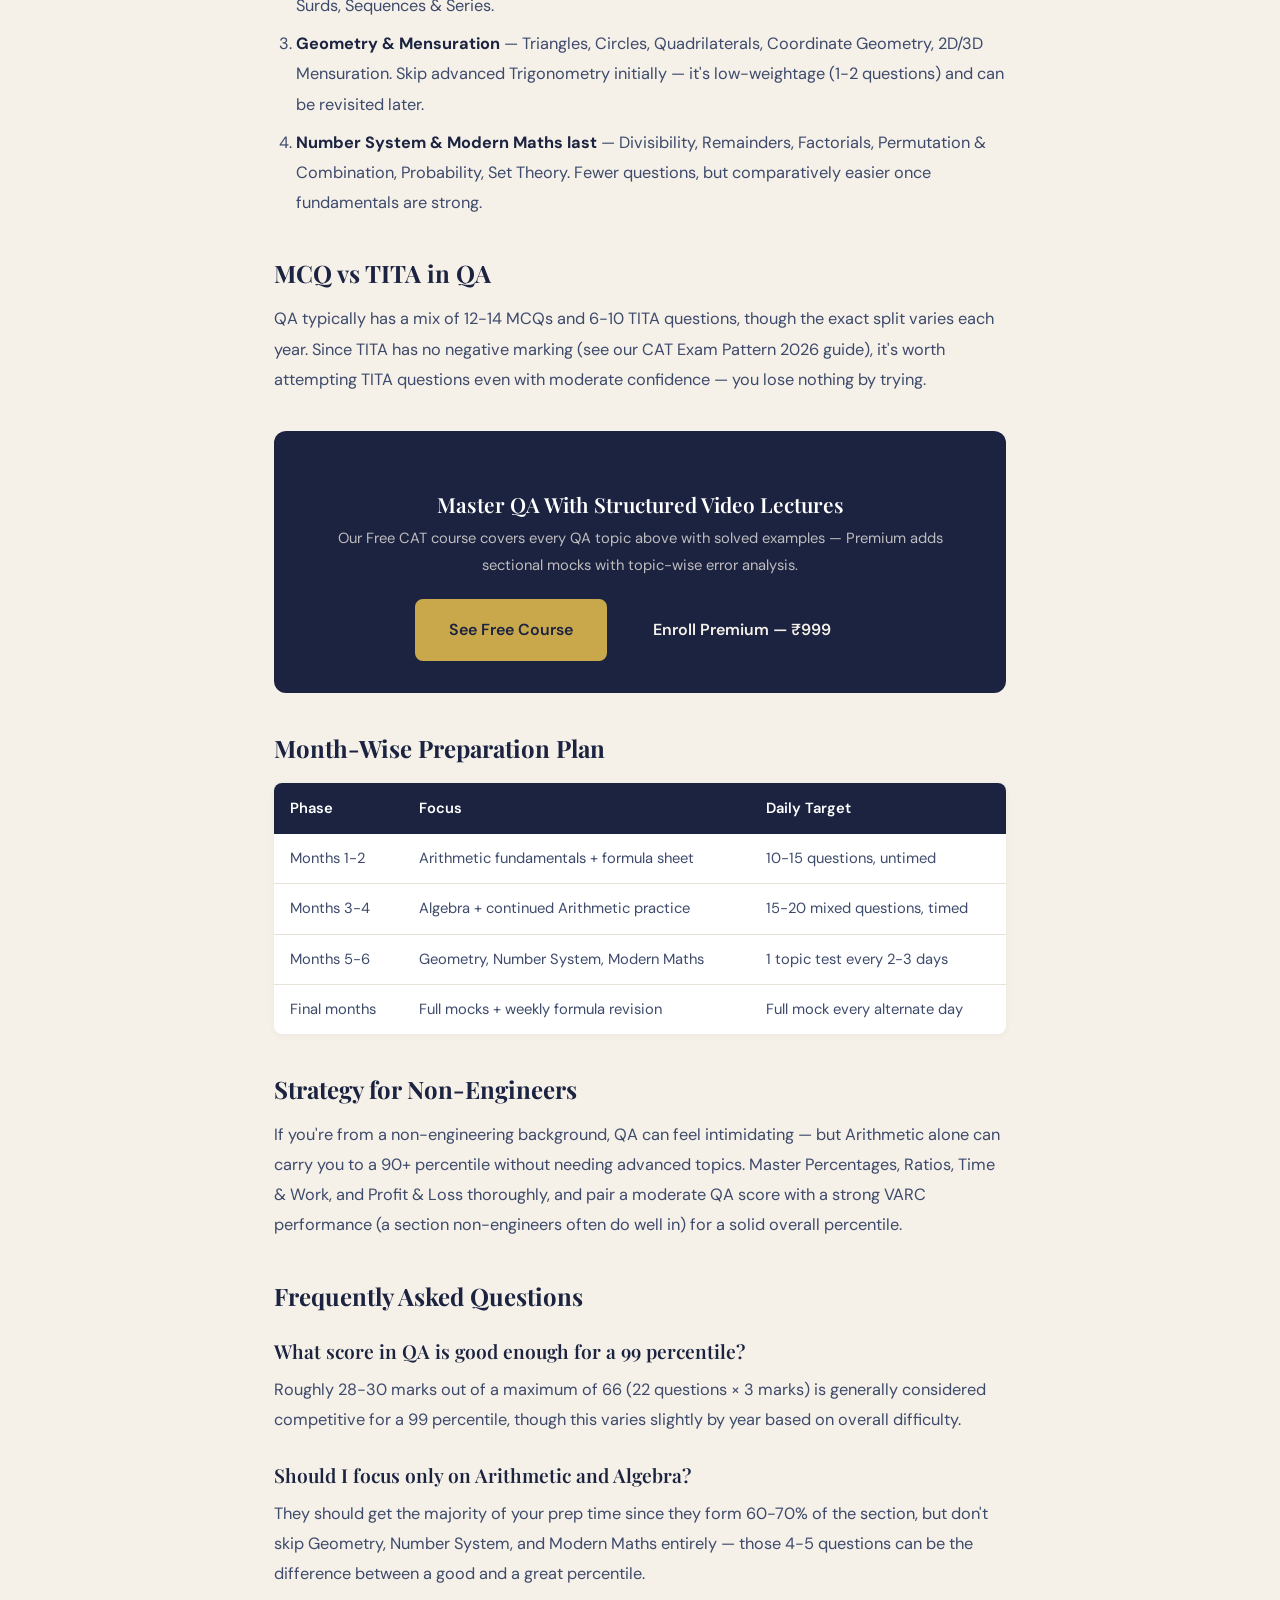
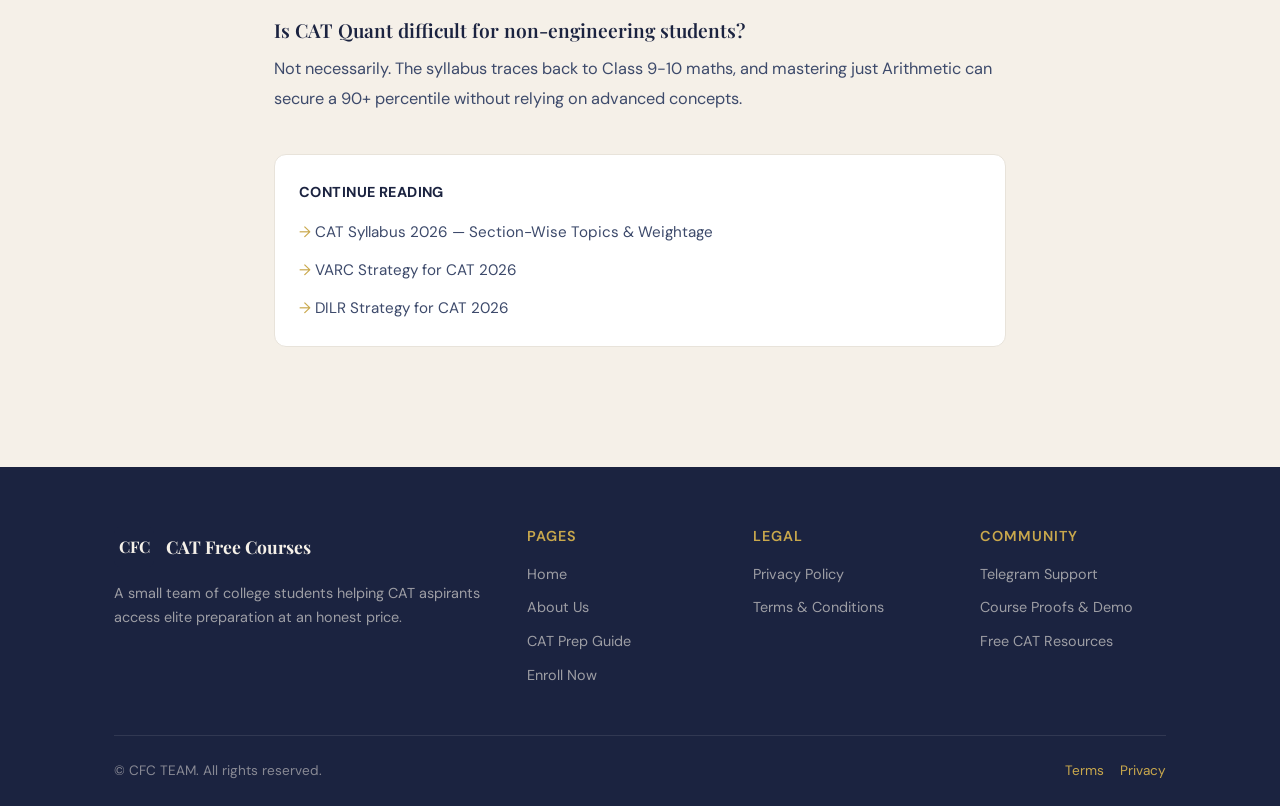
<file: blog/qa-strategy-cat-2026.html>
<!DOCTYPE html>
<html lang="en">
<head>
  <meta charset="UTF-8">
  <meta name="viewport" content="width=device-width, initial-scale=1.0">
  <title>QA Strategy for CAT 2026: Topic Weightage & High-Score Preparation Plan</title>
  <meta name="description" content="QA strategy for CAT 2026 — Arithmetic and Algebra weightage, topic-wise priority order, and a month-wise plan to score 90+ percentile in Quant.">

  <link rel="canonical" href="https://catfreecourses.online/blog/qa-strategy-cat-2026.html">

  <!-- Open Graph -->
  <meta property="og:type" content="article">
  <meta property="og:title" content="QA Strategy for CAT 2026: Topic Weightage & High-Score Preparation Plan">
  <meta property="og:description" content="QA strategy for CAT 2026 — Arithmetic and Algebra weightage, topic-wise priority order, and a month-wise plan.">
  <meta property="og:url" content="https://catfreecourses.online/blog/qa-strategy-cat-2026.html">
  <meta property="og:site_name" content="CAT Free Courses">

  <link rel="preconnect" href="https://fonts.googleapis.com">
  <link rel="preconnect" href="https://fonts.gstatic.com" crossorigin>
  <link href="https://fonts.googleapis.com/css2?family=DM+Sans:opsz,wght@9..40,400;9..40,500;9..40,600;9..40,700&family=Playfair+Display:wght@700;800;900&display=swap" rel="stylesheet">
  <link rel="stylesheet" href="../style.css">
  <link rel="stylesheet" href="blog-style.css">
  <script src="../config.js"></script>
<script type="text/javascript">
(function(c,l,a,r,i,t,y){
c[a]=c[a]||function(){(c[a].q=c[a].q||[]).push(arguments)};
t=l.createElement(r);t.async=1;t.src="https://www.clarity.ms/tag/"+i;
y=l.getElementsByTagName(r)[0];y.parentNode.insertBefore(t,y);
})(window, document, "clarity", "script", "wy7g2sbil3");
</script>
</head>
<body>

<header id="site-header">
  <div class="header-inner">
    <a href="../index.html" class="logo">
      <div class="logo-mark">CFC</div>
      <span class="logo-text">CAT Free Courses</span>
    </a>
    <nav class="site-nav">
      <a href="../index.html" class="nav-link">Home</a>
      <a href="../about.html" class="nav-link">About Us</a>
      <a href="index.html" class="nav-link active">CAT Prep Guide</a>
      <a href="../checkout.html" class="btn btn-navy" style="padding:10px 22px;font-size:0.9rem;">Enroll — ₹999</a>
    </nav>
    <div class="hamburger" id="hamburger"><span></span><span></span><span></span></div>
  </div>
</header>
<div class="mobile-menu" id="mobile-menu">
  <a href="../index.html">Home</a>
  <a href="../about.html">About Us</a>
  <a href="index.html">CAT Prep Guide</a>
  <a href="../checkout.html">Enroll — ₹999</a>
</div>

<main class="article-page">
  <div class="article-wrap">

    <p class="article-breadcrumb"><a href="../index.html">Home</a> / <a href="index.html">CAT Prep Guide</a> / QA Strategy</p>

    <span class="article-tag">QA</span>
    <h1 class="article-title">QA Strategy for CAT 2026: Topic Weightage &amp; High-Score Preparation Plan</h1>
    <p class="article-meta">Updated September 2026 · 7 min read</p>

    <div class="article-body">

      <p>QA is the most predictable section in CAT — the syllabus is fixed, topic-wise distribution stays consistent year on year, and almost every concept traces back to Class 9-10 maths. That predictability is your biggest advantage: unlike VARC or DILR, you can literally plan your prep around known weightage.</p>

      <div class="toc-box">
        <p>On this page</p>
        <ol>
          <li><a href="#weightage">Topic-Wise Weightage</a></li>
          <li><a href="#priority">Study Priority Order</a></li>
          <li><a href="#tita">MCQ vs TITA in QA</a></li>
          <li><a href="#plan">Month-Wise Preparation Plan</a></li>
          <li><a href="#non-eng">Strategy for Non-Engineers</a></li>
          <li><a href="#faq">FAQs</a></li>
        </ol>
      </div>

      <h2 id="weightage">Topic-Wise Weightage</h2>
      <p>QA has around 22 questions in 40 minutes. Based on CAT 2020-2025 trends, here's how questions typically distribute — for the full section breakdown, see our <a href="cat-syllabus-2026.html">CAT Syllabus 2026 guide</a>.</p>

      <table>
        <tr><th>Topic</th><th>Weightage</th><th>Approx. Questions</th></tr>
        <tr><td>Arithmetic</td><td>35-45%</td><td>8-10</td></tr>
        <tr><td>Algebra</td><td>25-30%</td><td>5-7</td></tr>
        <tr><td>Geometry &amp; Mensuration</td><td>15%</td><td>3-4</td></tr>
        <tr><td>Number System</td><td>8%</td><td>1-2</td></tr>
        <tr><td>Modern Maths</td><td>7%</td><td>1-2</td></tr>
      </table>

      <p>Arithmetic and Algebra together make up 60-70% of the entire section. A student who masters just these two areas has already covered the majority of QA.</p>

      <h2 id="priority">Study Priority Order</h2>
      <ol>
        <li><strong>Arithmetic first</strong> — Percentages, Profit &amp; Loss, Time-Speed-Distance, Time &amp; Work, Ratios, Averages, Mixtures, Simple &amp; Compound Interest. This is your highest-return investment; it even overlaps with DILR data-heavy sets.</li>
        <li><strong>Algebra next</strong> — Linear &amp; Quadratic Equations, Functions, Inequalities, Logarithms, Indices, Surds, Sequences &amp; Series.</li>
        <li><strong>Geometry &amp; Mensuration</strong> — Triangles, Circles, Quadrilaterals, Coordinate Geometry, 2D/3D Mensuration. Skip advanced Trigonometry initially — it's low-weightage (1-2 questions) and can be revisited later.</li>
        <li><strong>Number System &amp; Modern Maths last</strong> — Divisibility, Remainders, Factorials, Permutation &amp; Combination, Probability, Set Theory. Fewer questions, but comparatively easier once fundamentals are strong.</li>
      </ol>

      <h2 id="tita">MCQ vs TITA in QA</h2>
      <p>QA typically has a mix of 12-14 MCQs and 6-10 TITA questions, though the exact split varies each year. Since TITA has no negative marking (see our <a href="cat-exam-pattern-2026.html">CAT Exam Pattern 2026 guide</a>), it's worth attempting TITA questions even with moderate confidence — you lose nothing by trying.</p>

      <div class="cta-box">
        <h3>Master QA With Structured Video Lectures</h3>
        <p>Our Free CAT course covers every QA topic above with solved examples — Premium adds sectional mocks with topic-wise error analysis.</p>
        <div class="cta-box-btns">
          <a href="../index.html#includes" class="btn btn-primary">See Free Course</a>
          <a href="../checkout.html" class="btn btn-navy">Enroll Premium — ₹999</a>
        </div>
      </div>

      <h2 id="plan">Month-Wise Preparation Plan</h2>
      <table>
        <tr><th>Phase</th><th>Focus</th><th>Daily Target</th></tr>
        <tr><td>Months 1-2</td><td>Arithmetic fundamentals + formula sheet</td><td>10-15 questions, untimed</td></tr>
        <tr><td>Months 3-4</td><td>Algebra + continued Arithmetic practice</td><td>15-20 mixed questions, timed</td></tr>
        <tr><td>Months 5-6</td><td>Geometry, Number System, Modern Maths</td><td>1 topic test every 2-3 days</td></tr>
        <tr><td>Final months</td><td>Full mocks + weekly formula revision</td><td>Full mock every alternate day</td></tr>
      </table>

      <h2 id="non-eng">Strategy for Non-Engineers</h2>
      <p>If you're from a non-engineering background, QA can feel intimidating — but Arithmetic alone can carry you to a 90+ percentile without needing advanced topics. Master Percentages, Ratios, Time &amp; Work, and Profit &amp; Loss thoroughly, and pair a moderate QA score with a strong VARC performance (a section non-engineers often do well in) for a solid overall percentile.</p>

      <h2 id="faq">Frequently Asked Questions</h2>

      <h3>What score in QA is good enough for a 99 percentile?</h3>
      <p>Roughly 28-30 marks out of a maximum of 66 (22 questions × 3 marks) is generally considered competitive for a 99 percentile, though this varies slightly by year based on overall difficulty.</p>

      <h3>Should I focus only on Arithmetic and Algebra?</h3>
      <p>They should get the majority of your prep time since they form 60-70% of the section, but don't skip Geometry, Number System, and Modern Maths entirely — those 4-5 questions can be the difference between a good and a great percentile.</p>

      <h3>Is CAT Quant difficult for non-engineering students?</h3>
      <p>Not necessarily. The syllabus traces back to Class 9-10 maths, and mastering just Arithmetic can secure a 90+ percentile without relying on advanced concepts.</p>

      <div class="related-box">
        <p class="related-label">Continue Reading</p>
        <div class="related-list">
          <a href="cat-syllabus-2026.html">CAT Syllabus 2026 — Section-Wise Topics &amp; Weightage</a>
          <a href="varc-strategy-cat-2026.html">VARC Strategy for CAT 2026</a>
          <a href="dilr-strategy-cat-2026.html">DILR Strategy for CAT 2026</a>
        </div>
      </div>

    </div>
  </div>
</main>

<footer id="site-footer">
  <div class="footer-inner">
    <div class="footer-grid">
      <div class="footer-brand">
        <a href="../index.html" class="logo" style="margin-bottom:14px;">
          <div class="logo-mark">CFC</div>
          <span class="logo-text" style="color:var(--cream);">CAT Free Courses</span>
        </a>
        <p>A small team of college students helping CAT aspirants access elite preparation at an honest price.</p>
      </div>
      <div class="footer-col">
        <h4>Pages</h4>
        <ul>
          <li><a href="../index.html">Home</a></li>
          <li><a href="../about.html">About Us</a></li>
          <li><a href="index.html">CAT Prep Guide</a></li>
          <li><a href="../checkout.html">Enroll Now</a></li>
        </ul>
      </div>
      <div class="footer-col">
        <h4>Legal</h4>
        <ul>
          <li><a href="../privacy.html">Privacy Policy</a></li>
          <li><a href="../terms.html">Terms &amp; Conditions</a></li>
        </ul>
      </div>
      <div class="footer-col">
        <h4>Community</h4>
        <ul>
          <li><a id="f-tg" href="#">Telegram Support</a></li>
          <li><a id="f-demo" href="#">Course Proofs &amp; Demo</a></li>
          <li><a id="f-free" href="#">Free CAT Resources</a></li>
        </ul>
      </div>
    </div>
    <div class="footer-bottom">
      <p>© CFC TEAM. All rights reserved.</p>
      <div style="display:flex;gap:16px;">
        <a href="../terms.html">Terms</a>
        <a href="../privacy.html">Privacy</a>
      </div>
    </div>
  </div>
</footer>

<script>
const header = document.getElementById('site-header');
window.addEventListener('scroll', () => header.classList.toggle('scrolled', window.scrollY > 40));
const ham = document.getElementById('hamburger');
const mob = document.getElementById('mobile-menu');
ham.addEventListener('click', () => mob.classList.toggle('open'));
document.getElementById('f-tg').href = CONFIG.links.telegram_admin;
document.getElementById('f-demo').href = CONFIG.links.telegram_demo_proofs;
document.getElementById('f-free').href = CONFIG.links.free_resources;
</script>

<script type="application/ld+json">
{
  "@context": "https://schema.org",
  "@type": "Article",
  "headline": "QA Strategy for CAT 2026: Topic Weightage & High-Score Preparation Plan",
  "description": "QA strategy for CAT 2026 — Arithmetic and Algebra weightage, topic-wise priority order, and a month-wise plan.",
  "author": { "@type": "Organization", "name": "CAT Free Courses" },
  "publisher": { "@type": "Organization", "name": "CAT Free Courses" },
  "mainEntityOfPage": "https://catfreecourses.online/blog/qa-strategy-cat-2026.html"
}
</script>
<script type="application/ld+json">
{
  "@context": "https://schema.org",
  "@type": "FAQPage",
  "mainEntity": [
    {
      "@type": "Question",
      "name": "What score in QA is good enough for a 99 percentile?",
      "acceptedAnswer": { "@type": "Answer", "text": "Roughly 28-30 marks out of a maximum of 66 is generally considered competitive for a 99 percentile, though this varies slightly by year." }
    },
    {
      "@type": "Question",
      "name": "Should I focus only on Arithmetic and Algebra?",
      "acceptedAnswer": { "@type": "Answer", "text": "They should get the majority of prep time since they form 60-70% of the section, but Geometry, Number System, and Modern Maths shouldn't be skipped entirely." }
    },
    {
      "@type": "Question",
      "name": "Is CAT Quant difficult for non-engineering students?",
      "acceptedAnswer": { "@type": "Answer", "text": "Not necessarily. The syllabus traces back to Class 9-10 maths, and mastering just Arithmetic can secure a 90+ percentile." }
    }
  ]
}
</script>
</body>
</html>
</file>
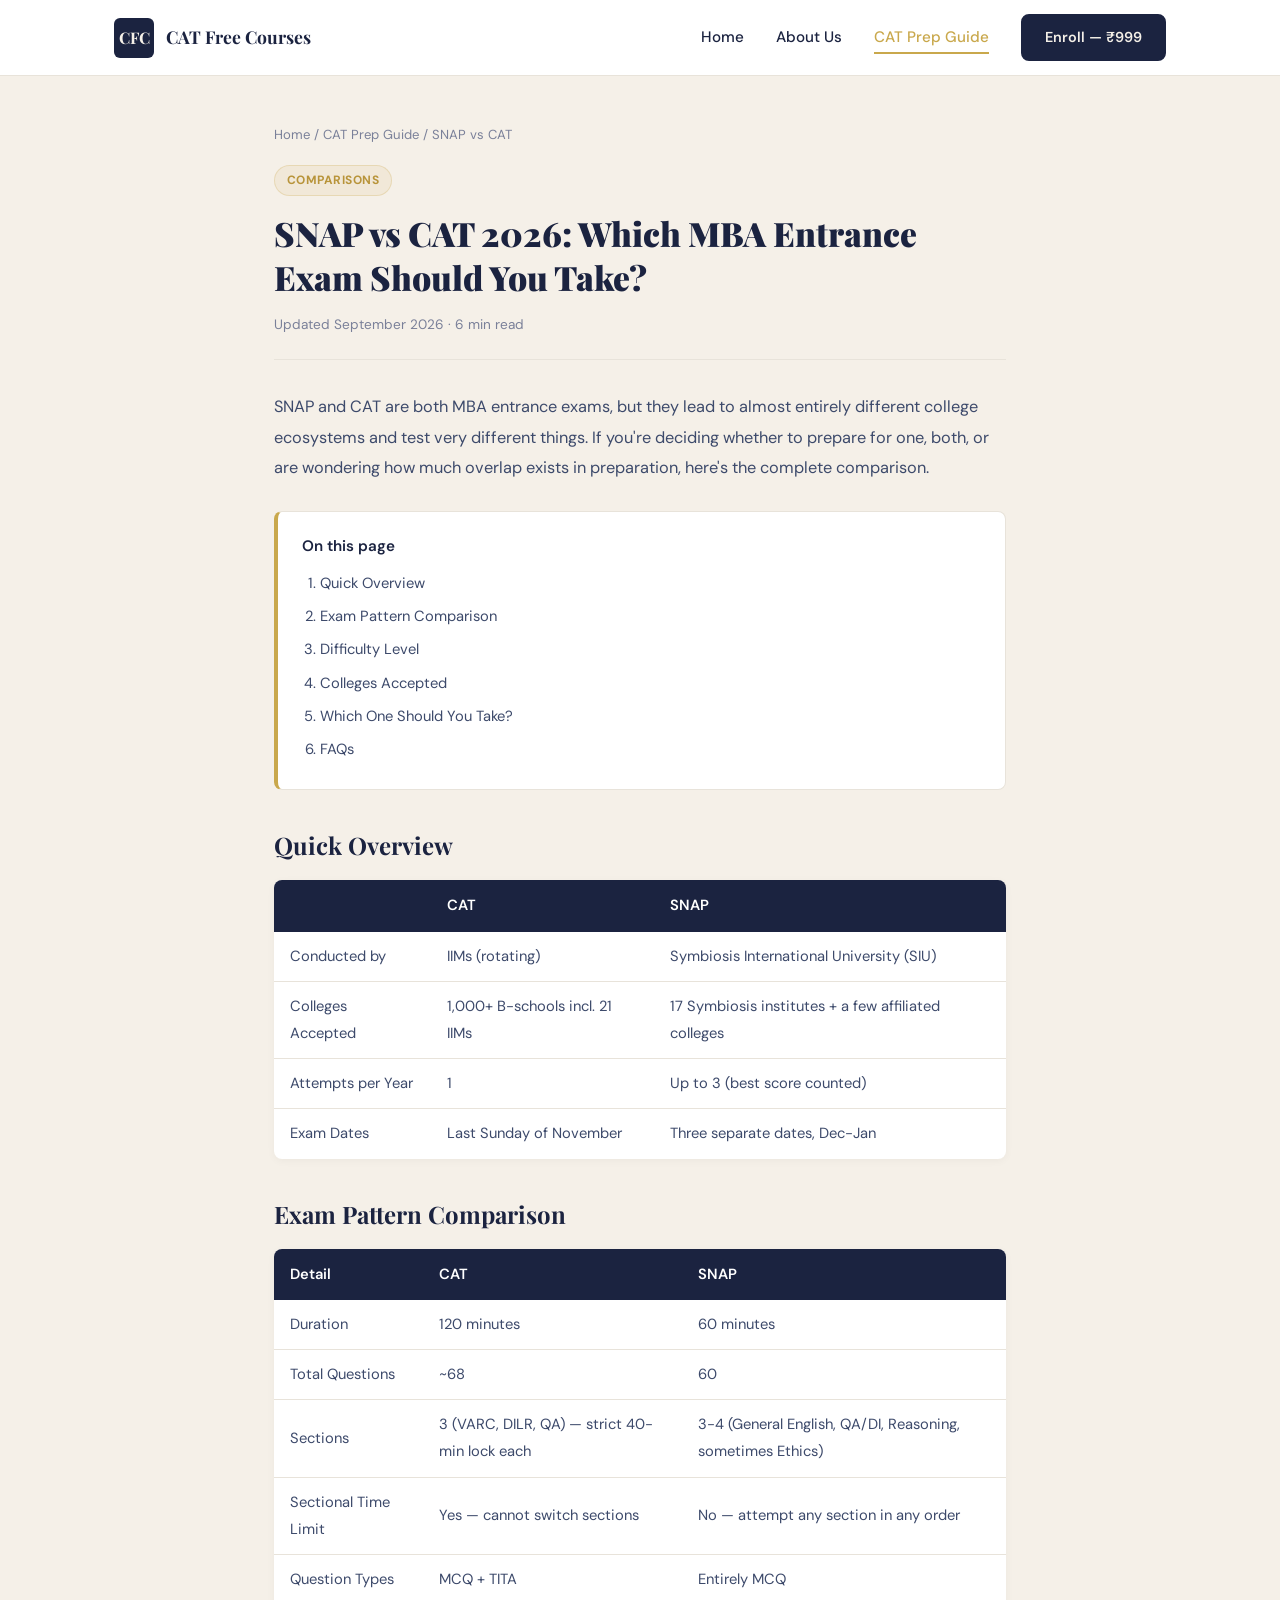
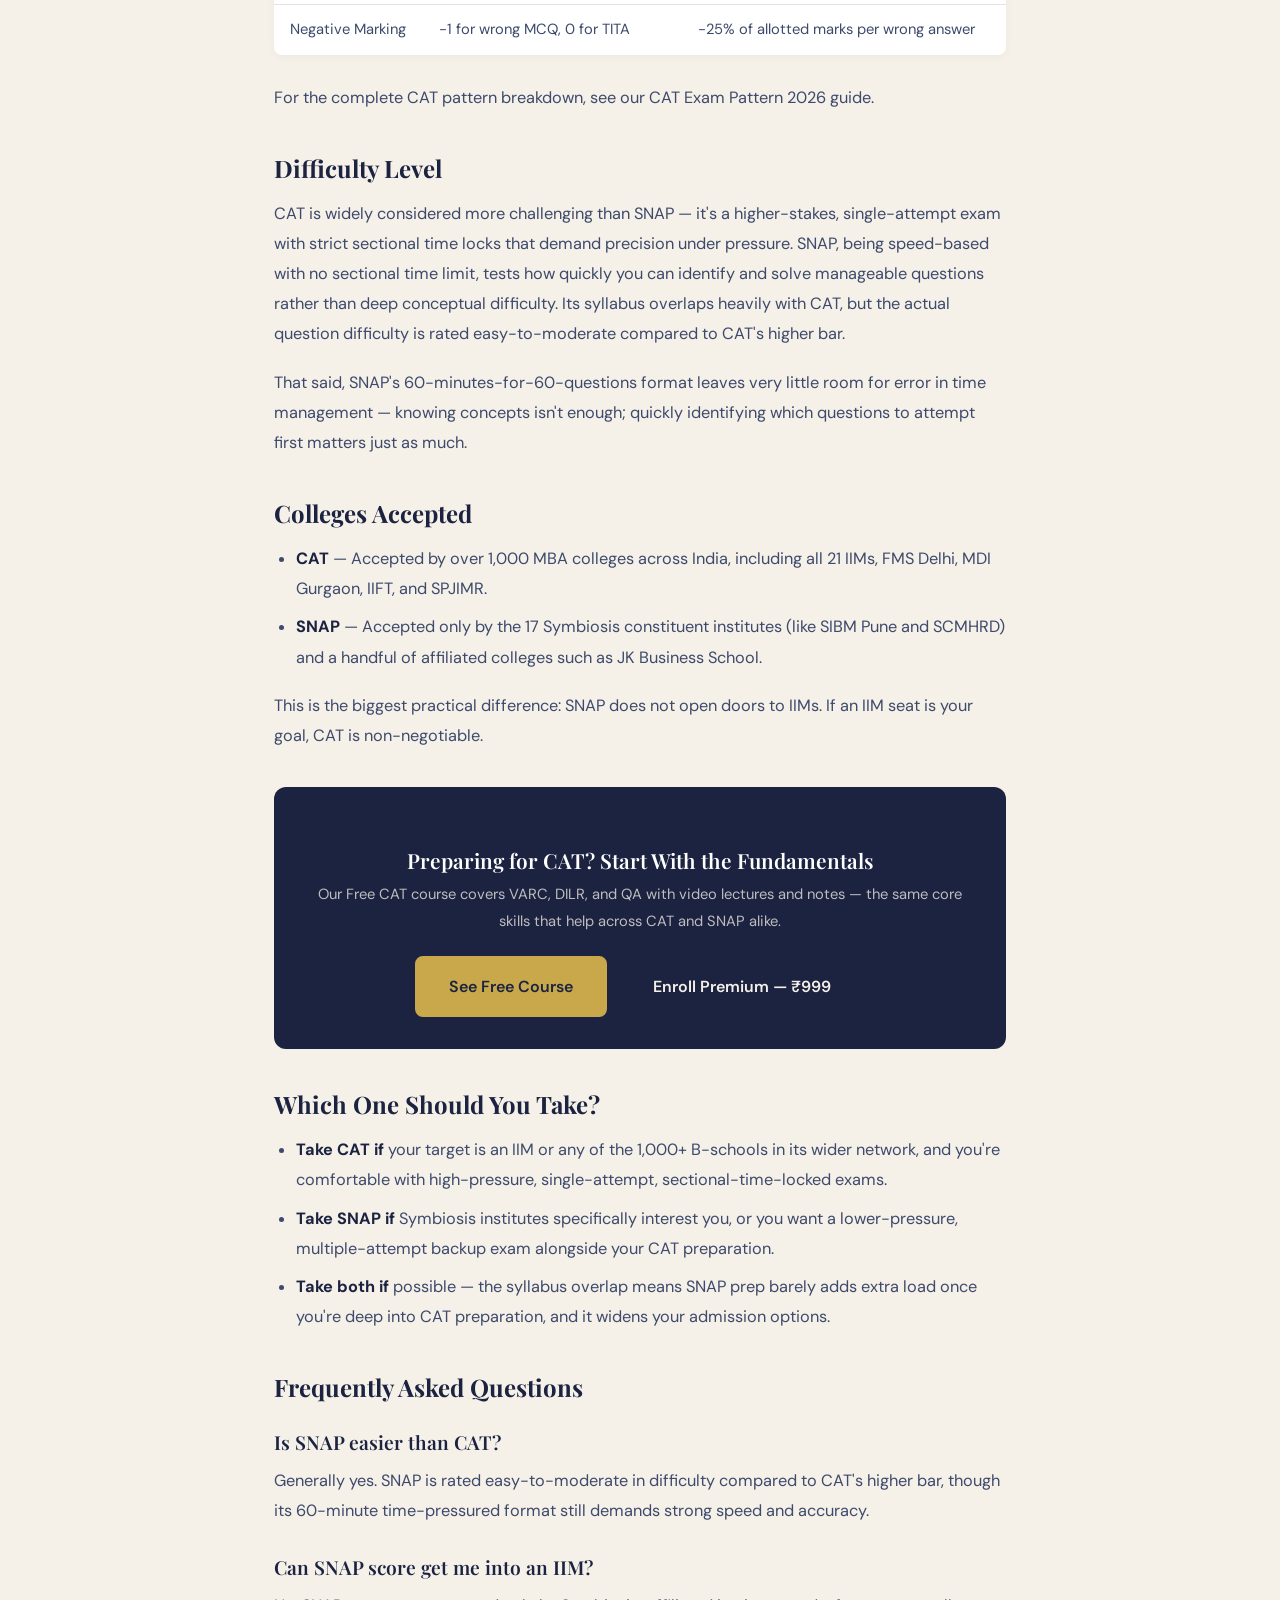
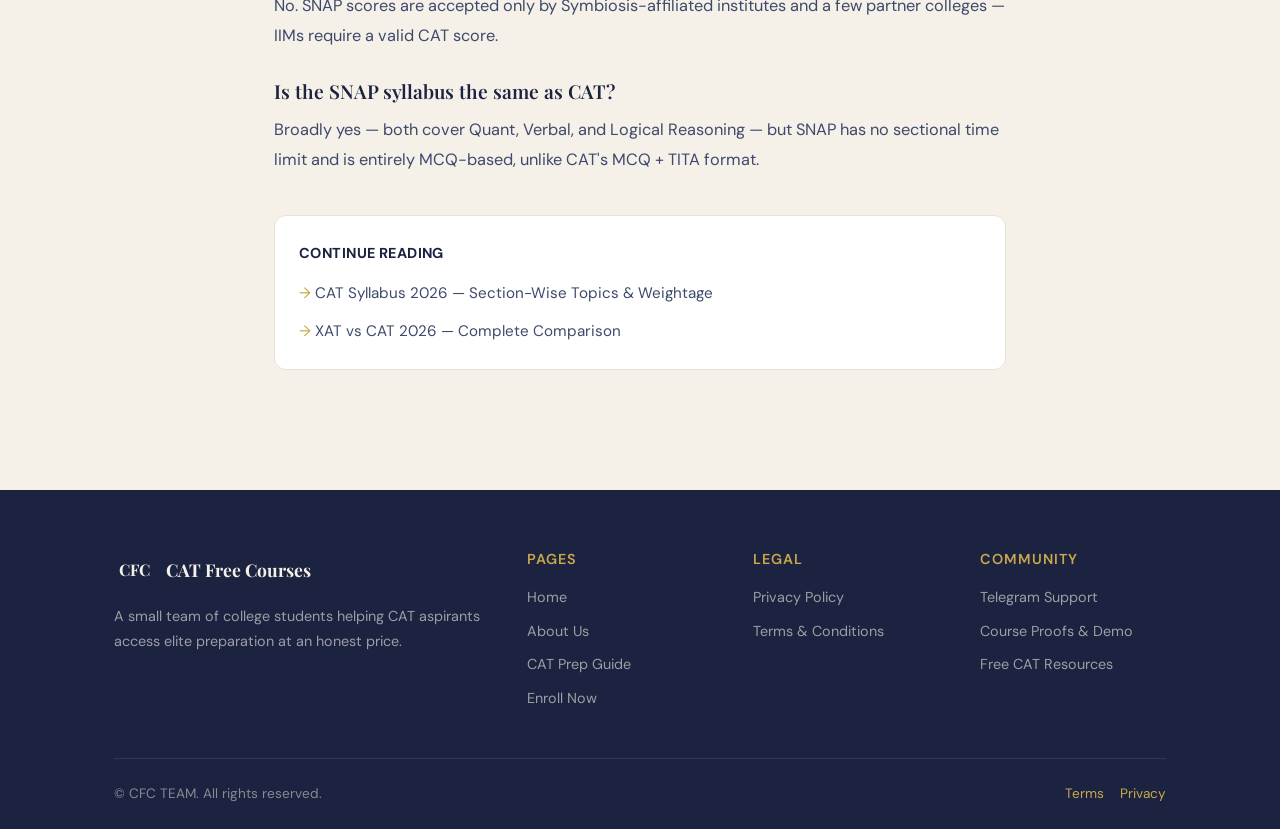
<file: blog/snap-vs-cat-2026.html>
<!DOCTYPE html>
<html lang="en">
<head>
  <meta charset="UTF-8">
  <meta name="viewport" content="width=device-width, initial-scale=1.0">
  <title>SNAP vs CAT 2026: Which MBA Entrance Exam Should You Take?</title>
  <meta name="description" content="SNAP vs CAT 2026 compared — exam pattern, difficulty, colleges accepted, and who should take which exam. Complete breakdown for MBA aspirants.">

  <link rel="canonical" href="https://catfreecourses.online/blog/snap-vs-cat-2026.html">

  <!-- Open Graph -->
  <meta property="og:type" content="article">
  <meta property="og:title" content="SNAP vs CAT 2026: Which MBA Entrance Exam Should You Take?">
  <meta property="og:description" content="SNAP vs CAT 2026 compared — exam pattern, difficulty, colleges accepted, and who should take which exam.">
  <meta property="og:url" content="https://catfreecourses.online/blog/snap-vs-cat-2026.html">
  <meta property="og:site_name" content="CAT Free Courses">

  <link rel="preconnect" href="https://fonts.googleapis.com">
  <link rel="preconnect" href="https://fonts.gstatic.com" crossorigin>
  <link href="https://fonts.googleapis.com/css2?family=DM+Sans:opsz,wght@9..40,400;9..40,500;9..40,600;9..40,700&family=Playfair+Display:wght@700;800;900&display=swap" rel="stylesheet">
  <link rel="stylesheet" href="../style.css">
  <link rel="stylesheet" href="blog-style.css">
  <script src="../config.js" defer></script>
<script type="text/javascript">
(function(c,l,a,r,i,t,y){
c[a]=c[a]||function(){(c[a].q=c[a].q||[]).push(arguments)};
t=l.createElement(r);t.async=1;t.src="https://www.clarity.ms/tag/"+i;
y=l.getElementsByTagName(r)[0];y.parentNode.insertBefore(t,y);
})(window, document, "clarity", "script", "wy7g2sbil3");
</script>
</head>
<body>

<header id="site-header">
  <div class="header-inner">
    <a href="../index.html" class="logo">
      <div class="logo-mark">CFC</div>
      <span class="logo-text">CAT Free Courses</span>
    </a>
    <nav class="site-nav">
      <a href="../index.html" class="nav-link">Home</a>
      <a href="../about.html" class="nav-link">About Us</a>
      <a href="index.html" class="nav-link active">CAT Prep Guide</a>
      <a href="../checkout.html" class="btn btn-navy" style="padding:10px 22px;font-size:0.9rem;">Enroll — ₹999</a>
    </nav>
    <div class="hamburger" id="hamburger"><span></span><span></span><span></span></div>
  </div>
</header>
<div class="mobile-menu" id="mobile-menu">
  <a href="../index.html">Home</a>
  <a href="../about.html">About Us</a>
  <a href="index.html">CAT Prep Guide</a>
  <a href="../checkout.html">Enroll — ₹999</a>
</div>

<main class="article-page">
  <div class="article-wrap">

    <p class="article-breadcrumb"><a href="../index.html">Home</a> / <a href="index.html">CAT Prep Guide</a> / SNAP vs CAT</p>

    <span class="article-tag">Comparisons</span>
    <h1 class="article-title">SNAP vs CAT 2026: Which MBA Entrance Exam Should You Take?</h1>
    <p class="article-meta">Updated September 2026 · 6 min read</p>

    <div class="article-body">

      <p>SNAP and CAT are both MBA entrance exams, but they lead to almost entirely different college ecosystems and test very different things. If you're deciding whether to prepare for one, both, or are wondering how much overlap exists in preparation, here's the complete comparison.</p>

      <div class="toc-box">
        <p>On this page</p>
        <ol>
          <li><a href="#overview">Quick Overview</a></li>
          <li><a href="#pattern">Exam Pattern Comparison</a></li>
          <li><a href="#difficulty">Difficulty Level</a></li>
          <li><a href="#colleges">Colleges Accepted</a></li>
          <li><a href="#choose">Which One Should You Take?</a></li>
          <li><a href="#faq">FAQs</a></li>
        </ol>
      </div>

      <h2 id="overview">Quick Overview</h2>
      <table>
        <tr><th></th><th>CAT</th><th>SNAP</th></tr>
        <tr><td>Conducted by</td><td>IIMs (rotating)</td><td>Symbiosis International University (SIU)</td></tr>
        <tr><td>Colleges Accepted</td><td>1,000+ B-schools incl. 21 IIMs</td><td>17 Symbiosis institutes + a few affiliated colleges</td></tr>
        <tr><td>Attempts per Year</td><td>1</td><td>Up to 3 (best score counted)</td></tr>
        <tr><td>Exam Dates</td><td>Last Sunday of November</td><td>Three separate dates, Dec-Jan</td></tr>
      </table>

      <h2 id="pattern">Exam Pattern Comparison</h2>
      <table>
        <tr><th>Detail</th><th>CAT</th><th>SNAP</th></tr>
        <tr><td>Duration</td><td>120 minutes</td><td>60 minutes</td></tr>
        <tr><td>Total Questions</td><td>~68</td><td>60</td></tr>
        <tr><td>Sections</td><td>3 (VARC, DILR, QA) — strict 40-min lock each</td><td>3-4 (General English, QA/DI, Reasoning, sometimes Ethics)</td></tr>
        <tr><td>Sectional Time Limit</td><td>Yes — cannot switch sections</td><td>No — attempt any section in any order</td></tr>
        <tr><td>Question Types</td><td>MCQ + TITA</td><td>Entirely MCQ</td></tr>
        <tr><td>Negative Marking</td><td>-1 for wrong MCQ, 0 for TITA</td><td>-25% of allotted marks per wrong answer</td></tr>
      </table>
      <p>For the complete CAT pattern breakdown, see our <a href="cat-exam-pattern-2026.html">CAT Exam Pattern 2026 guide</a>.</p>

      <h2 id="difficulty">Difficulty Level</h2>
      <p>CAT is widely considered more challenging than SNAP — it's a higher-stakes, single-attempt exam with strict sectional time locks that demand precision under pressure. SNAP, being speed-based with no sectional time limit, tests how quickly you can identify and solve manageable questions rather than deep conceptual difficulty. Its syllabus overlaps heavily with CAT, but the actual question difficulty is rated easy-to-moderate compared to CAT's higher bar.</p>
      <p>That said, SNAP's 60-minutes-for-60-questions format leaves very little room for error in time management — knowing concepts isn't enough; quickly identifying which questions to attempt first matters just as much.</p>

      <h2 id="colleges">Colleges Accepted</h2>
      <ul>
        <li><strong>CAT</strong> — Accepted by over 1,000 MBA colleges across India, including all 21 IIMs, FMS Delhi, MDI Gurgaon, IIFT, and SPJIMR.</li>
        <li><strong>SNAP</strong> — Accepted only by the 17 Symbiosis constituent institutes (like SIBM Pune and SCMHRD) and a handful of affiliated colleges such as JK Business School.</li>
      </ul>
      <p>This is the biggest practical difference: SNAP does not open doors to IIMs. If an IIM seat is your goal, CAT is non-negotiable.</p>

      <div class="cta-box">
        <h3>Preparing for CAT? Start With the Fundamentals</h3>
        <p>Our Free CAT course covers VARC, DILR, and QA with video lectures and notes — the same core skills that help across CAT and SNAP alike.</p>
        <div class="cta-box-btns">
          <a href="../index.html#includes" class="btn btn-primary">See Free Course</a>
          <a href="../checkout.html" class="btn btn-navy">Enroll Premium — ₹999</a>
        </div>
      </div>

      <h2 id="choose">Which One Should You Take?</h2>
      <ul>
        <li><strong>Take CAT if</strong> your target is an IIM or any of the 1,000+ B-schools in its wider network, and you're comfortable with high-pressure, single-attempt, sectional-time-locked exams.</li>
        <li><strong>Take SNAP if</strong> Symbiosis institutes specifically interest you, or you want a lower-pressure, multiple-attempt backup exam alongside your CAT preparation.</li>
        <li><strong>Take both if</strong> possible — the syllabus overlap means SNAP prep barely adds extra load once you're deep into CAT preparation, and it widens your admission options.</li>
      </ul>

      <h2 id="faq">Frequently Asked Questions</h2>

      <h3>Is SNAP easier than CAT?</h3>
      <p>Generally yes. SNAP is rated easy-to-moderate in difficulty compared to CAT's higher bar, though its 60-minute time-pressured format still demands strong speed and accuracy.</p>

      <h3>Can SNAP score get me into an IIM?</h3>
      <p>No. SNAP scores are accepted only by Symbiosis-affiliated institutes and a few partner colleges — IIMs require a valid CAT score.</p>

      <h3>Is the SNAP syllabus the same as CAT?</h3>
      <p>Broadly yes — both cover Quant, Verbal, and Logical Reasoning — but SNAP has no sectional time limit and is entirely MCQ-based, unlike CAT's MCQ + TITA format.</p>

      <div class="related-box">
        <p class="related-label">Continue Reading</p>
        <div class="related-list">
          <a href="cat-syllabus-2026.html">CAT Syllabus 2026 — Section-Wise Topics &amp; Weightage</a>
          <a href="xat-vs-cat-2026.html">XAT vs CAT 2026 — Complete Comparison</a>
        </div>
      </div>

    </div>
  </div>
</main>

<footer id="site-footer">
  <div class="footer-inner">
    <div class="footer-grid">
      <div class="footer-brand">
        <a href="../index.html" class="logo" style="margin-bottom:14px;">
          <div class="logo-mark">CFC</div>
          <span class="logo-text" style="color:var(--cream);">CAT Free Courses</span>
        </a>
        <p>A small team of college students helping CAT aspirants access elite preparation at an honest price.</p>
      </div>
      <div class="footer-col">
        <h4>Pages</h4>
        <ul>
          <li><a href="../index.html">Home</a></li>
          <li><a href="../about.html">About Us</a></li>
          <li><a href="index.html">CAT Prep Guide</a></li>
          <li><a href="../checkout.html">Enroll Now</a></li>
        </ul>
      </div>
      <div class="footer-col">
        <h4>Legal</h4>
        <ul>
          <li><a href="../privacy.html">Privacy Policy</a></li>
          <li><a href="../terms.html">Terms &amp; Conditions</a></li>
        </ul>
      </div>
      <div class="footer-col">
        <h4>Community</h4>
        <ul>
          <li><a id="f-tg" href="#">Telegram Support</a></li>
          <li><a id="f-demo" href="#">Course Proofs &amp; Demo</a></li>
          <li><a id="f-free" href="#">Free CAT Resources</a></li>
        </ul>
      </div>
    </div>
    <div class="footer-bottom">
      <p>© CFC TEAM. All rights reserved.</p>
      <div style="display:flex;gap:16px;">
        <a href="../terms.html">Terms</a>
        <a href="../privacy.html">Privacy</a>
      </div>
    </div>
  </div>
</footer>

<script>
const header = document.getElementById('site-header');
window.addEventListener('scroll', () => header.classList.toggle('scrolled', window.scrollY > 40));
const ham = document.getElementById('hamburger');
const mob = document.getElementById('mobile-menu');
ham.addEventListener('click', () => mob.classList.toggle('open'));
document.getElementById('f-tg').href = CONFIG.links.telegram_admin;
document.getElementById('f-demo').href = CONFIG.links.telegram_demo_proofs;
document.getElementById('f-free').href = CONFIG.links.free_resources;
</script>

<script type="application/ld+json">
{
  "@context": "https://schema.org",
  "@type": "Article",
  "headline": "SNAP vs CAT 2026: Which MBA Entrance Exam Should You Take?",
  "description": "SNAP vs CAT 2026 compared — exam pattern, difficulty, colleges accepted, and who should take which exam.",
  "author": { "@type": "Organization", "name": "CAT Free Courses" },
  "publisher": { "@type": "Organization", "name": "CAT Free Courses" },
  "mainEntityOfPage": "https://catfreecourses.online/blog/snap-vs-cat-2026.html"
}
</script>
<script type="application/ld+json">
{
  "@context": "https://schema.org",
  "@type": "FAQPage",
  "mainEntity": [
    {
      "@type": "Question",
      "name": "Is SNAP easier than CAT?",
      "acceptedAnswer": { "@type": "Answer", "text": "Generally yes. SNAP is rated easy-to-moderate compared to CAT's higher difficulty, though its 60-minute format demands strong speed and accuracy." }
    },
    {
      "@type": "Question",
      "name": "Can SNAP score get me into an IIM?",
      "acceptedAnswer": { "@type": "Answer", "text": "No. SNAP scores are accepted only by Symbiosis-affiliated institutes and a few partner colleges. IIMs require a valid CAT score." }
    },
    {
      "@type": "Question",
      "name": "Is the SNAP syllabus the same as CAT?",
      "acceptedAnswer": { "@type": "Answer", "text": "Broadly yes, but SNAP has no sectional time limit and is entirely MCQ-based, unlike CAT's MCQ + TITA format." }
    }
  ]
}
</script>
</body>
</html>
</file>
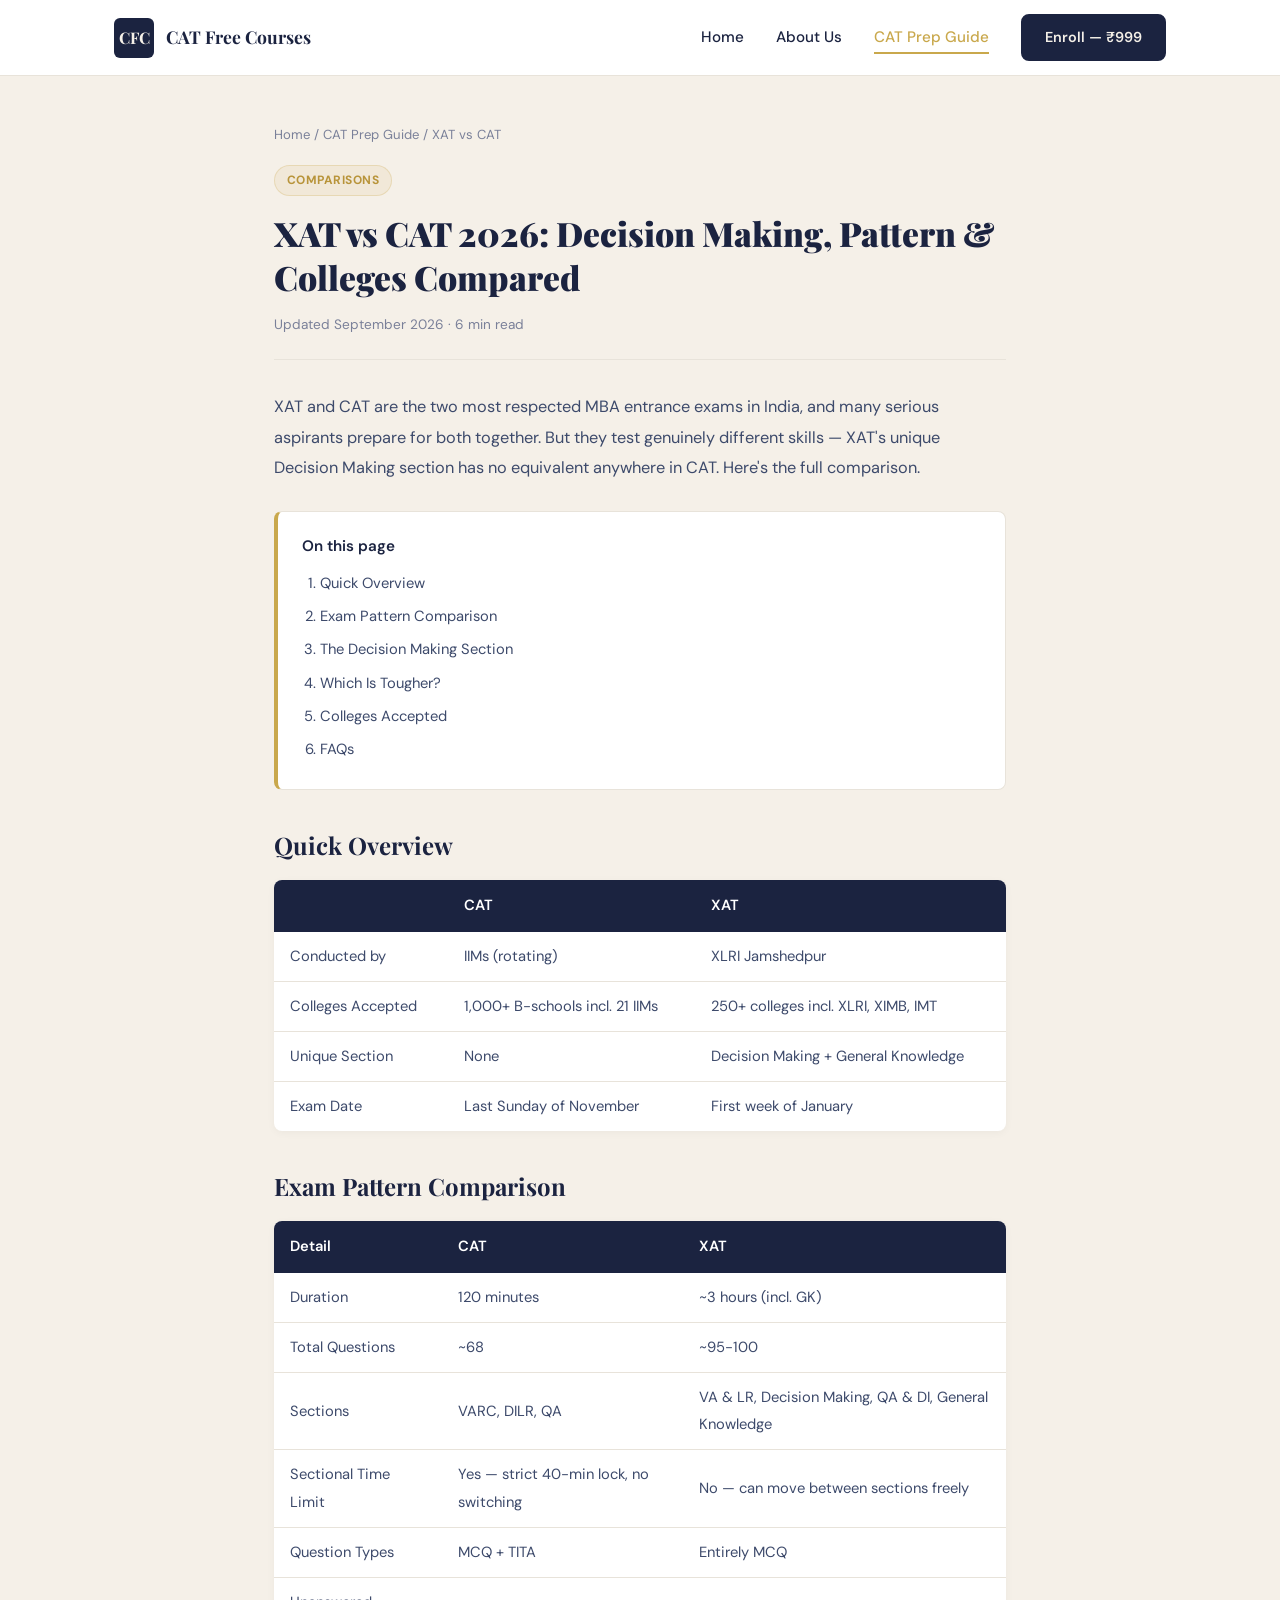
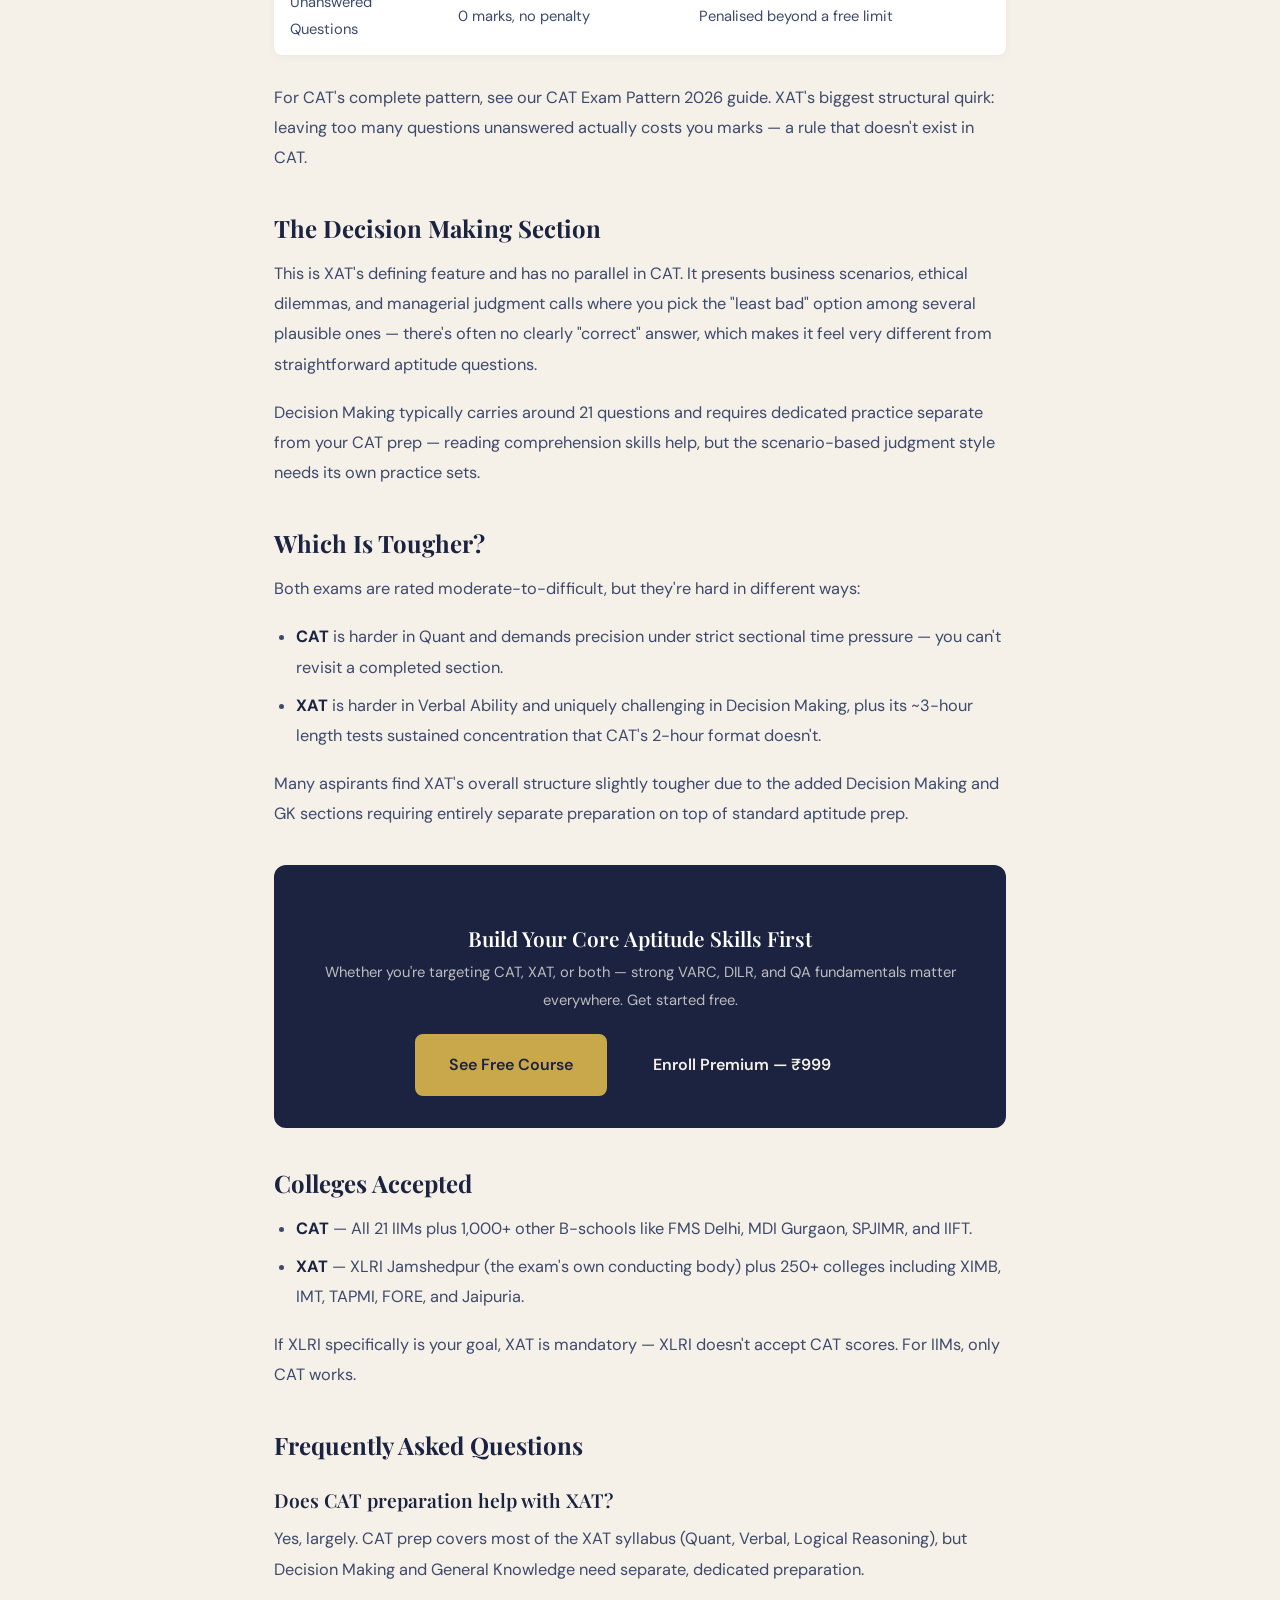
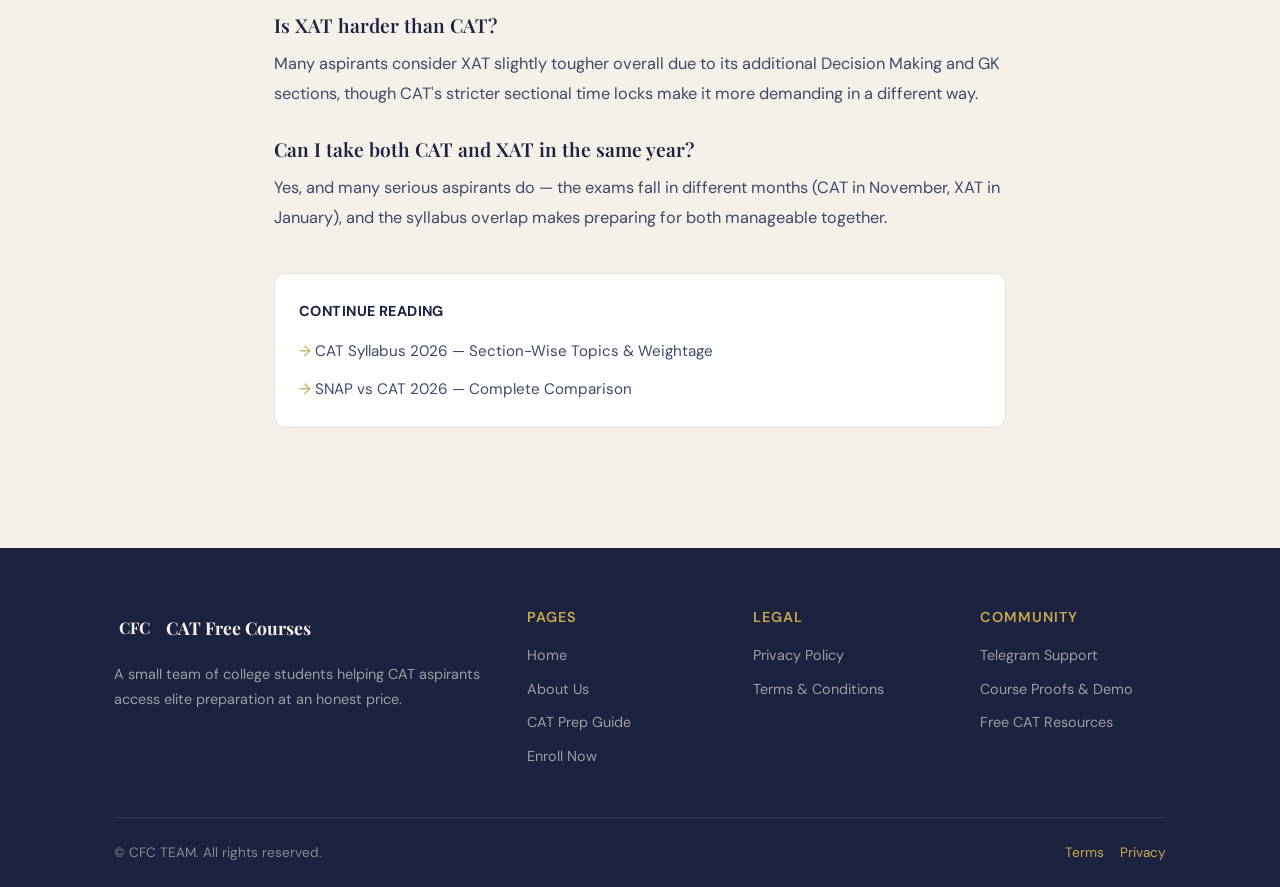
<file: blog/xat-vs-cat-2026.html>
<!DOCTYPE html>
<html lang="en">
<head>
  <meta charset="UTF-8">
  <meta name="viewport" content="width=device-width, initial-scale=1.0">
  <title>XAT vs CAT 2026: Decision Making, Pattern & Colleges Compared</title>
  <meta name="description" content="XAT vs CAT 2026 compared — Decision Making section, exam pattern, difficulty, and colleges accepted. Find out which MBA exam fits your goals.">

  <link rel="canonical" href="https://catfreecourses.online/blog/xat-vs-cat-2026.html">

  <!-- Open Graph -->
  <meta property="og:type" content="article">
  <meta property="og:title" content="XAT vs CAT 2026: Decision Making, Pattern & Colleges Compared">
  <meta property="og:description" content="XAT vs CAT 2026 compared — Decision Making section, exam pattern, difficulty, and colleges accepted.">
  <meta property="og:url" content="https://catfreecourses.online/blog/xat-vs-cat-2026.html">
  <meta property="og:site_name" content="CAT Free Courses">

  <link rel="preconnect" href="https://fonts.googleapis.com">
  <link rel="preconnect" href="https://fonts.gstatic.com" crossorigin>
  <link href="https://fonts.googleapis.com/css2?family=DM+Sans:opsz,wght@9..40,400;9..40,500;9..40,600;9..40,700&family=Playfair+Display:wght@700;800;900&display=swap" rel="stylesheet">
  <link rel="stylesheet" href="../style.css">
  <link rel="stylesheet" href="blog-style.css">
  <script src="../config.js" defer></script>
<script type="text/javascript">
(function(c,l,a,r,i,t,y){
c[a]=c[a]||function(){(c[a].q=c[a].q||[]).push(arguments)};
t=l.createElement(r);t.async=1;t.src="https://www.clarity.ms/tag/"+i;
y=l.getElementsByTagName(r)[0];y.parentNode.insertBefore(t,y);
})(window, document, "clarity", "script", "wy7g2sbil3");
</script>
</head>
<body>

<header id="site-header">
  <div class="header-inner">
    <a href="../index.html" class="logo">
      <div class="logo-mark">CFC</div>
      <span class="logo-text">CAT Free Courses</span>
    </a>
    <nav class="site-nav">
      <a href="../index.html" class="nav-link">Home</a>
      <a href="../about.html" class="nav-link">About Us</a>
      <a href="index.html" class="nav-link active">CAT Prep Guide</a>
      <a href="../checkout.html" class="btn btn-navy" style="padding:10px 22px;font-size:0.9rem;">Enroll — ₹999</a>
    </nav>
    <div class="hamburger" id="hamburger"><span></span><span></span><span></span></div>
  </div>
</header>
<div class="mobile-menu" id="mobile-menu">
  <a href="../index.html">Home</a>
  <a href="../about.html">About Us</a>
  <a href="index.html">CAT Prep Guide</a>
  <a href="../checkout.html">Enroll — ₹999</a>
</div>

<main class="article-page">
  <div class="article-wrap">

    <p class="article-breadcrumb"><a href="../index.html">Home</a> / <a href="index.html">CAT Prep Guide</a> / XAT vs CAT</p>

    <span class="article-tag">Comparisons</span>
    <h1 class="article-title">XAT vs CAT 2026: Decision Making, Pattern &amp; Colleges Compared</h1>
    <p class="article-meta">Updated September 2026 · 6 min read</p>

    <div class="article-body">

      <p>XAT and CAT are the two most respected MBA entrance exams in India, and many serious aspirants prepare for both together. But they test genuinely different skills — XAT's unique Decision Making section has no equivalent anywhere in CAT. Here's the full comparison.</p>

      <div class="toc-box">
        <p>On this page</p>
        <ol>
          <li><a href="#overview">Quick Overview</a></li>
          <li><a href="#pattern">Exam Pattern Comparison</a></li>
          <li><a href="#dm">The Decision Making Section</a></li>
          <li><a href="#difficulty">Which Is Tougher?</a></li>
          <li><a href="#colleges">Colleges Accepted</a></li>
          <li><a href="#faq">FAQs</a></li>
        </ol>
      </div>

      <h2 id="overview">Quick Overview</h2>
      <table>
        <tr><th></th><th>CAT</th><th>XAT</th></tr>
        <tr><td>Conducted by</td><td>IIMs (rotating)</td><td>XLRI Jamshedpur</td></tr>
        <tr><td>Colleges Accepted</td><td>1,000+ B-schools incl. 21 IIMs</td><td>250+ colleges incl. XLRI, XIMB, IMT</td></tr>
        <tr><td>Unique Section</td><td>None</td><td>Decision Making + General Knowledge</td></tr>
        <tr><td>Exam Date</td><td>Last Sunday of November</td><td>First week of January</td></tr>
      </table>

      <h2 id="pattern">Exam Pattern Comparison</h2>
      <table>
        <tr><th>Detail</th><th>CAT</th><th>XAT</th></tr>
        <tr><td>Duration</td><td>120 minutes</td><td>~3 hours (incl. GK)</td></tr>
        <tr><td>Total Questions</td><td>~68</td><td>~95-100</td></tr>
        <tr><td>Sections</td><td>VARC, DILR, QA</td><td>VA &amp; LR, Decision Making, QA &amp; DI, General Knowledge</td></tr>
        <tr><td>Sectional Time Limit</td><td>Yes — strict 40-min lock, no switching</td><td>No — can move between sections freely</td></tr>
        <tr><td>Question Types</td><td>MCQ + TITA</td><td>Entirely MCQ</td></tr>
        <tr><td>Unanswered Questions</td><td>0 marks, no penalty</td><td>Penalised beyond a free limit</td></tr>
      </table>
      <p>For CAT's complete pattern, see our <a href="cat-exam-pattern-2026.html">CAT Exam Pattern 2026 guide</a>. XAT's biggest structural quirk: leaving too many questions unanswered actually costs you marks — a rule that doesn't exist in CAT.</p>

      <h2 id="dm">The Decision Making Section</h2>
      <p>This is XAT's defining feature and has no parallel in CAT. It presents business scenarios, ethical dilemmas, and managerial judgment calls where you pick the "least bad" option among several plausible ones — there's often no clearly "correct" answer, which makes it feel very different from straightforward aptitude questions.</p>
      <p>Decision Making typically carries around 21 questions and requires dedicated practice separate from your CAT prep — reading comprehension skills help, but the scenario-based judgment style needs its own practice sets.</p>

      <h2 id="difficulty">Which Is Tougher?</h2>
      <p>Both exams are rated moderate-to-difficult, but they're hard in different ways:</p>
      <ul>
        <li><strong>CAT</strong> is harder in Quant and demands precision under strict sectional time pressure — you can't revisit a completed section.</li>
        <li><strong>XAT</strong> is harder in Verbal Ability and uniquely challenging in Decision Making, plus its ~3-hour length tests sustained concentration that CAT's 2-hour format doesn't.</li>
      </ul>
      <p>Many aspirants find XAT's overall structure slightly tougher due to the added Decision Making and GK sections requiring entirely separate preparation on top of standard aptitude prep.</p>

      <div class="cta-box">
        <h3>Build Your Core Aptitude Skills First</h3>
        <p>Whether you're targeting CAT, XAT, or both — strong VARC, DILR, and QA fundamentals matter everywhere. Get started free.</p>
        <div class="cta-box-btns">
          <a href="../index.html#includes" class="btn btn-primary">See Free Course</a>
          <a href="../checkout.html" class="btn btn-navy">Enroll Premium — ₹999</a>
        </div>
      </div>

      <h2 id="colleges">Colleges Accepted</h2>
      <ul>
        <li><strong>CAT</strong> — All 21 IIMs plus 1,000+ other B-schools like FMS Delhi, MDI Gurgaon, SPJIMR, and IIFT.</li>
        <li><strong>XAT</strong> — XLRI Jamshedpur (the exam's own conducting body) plus 250+ colleges including XIMB, IMT, TAPMI, FORE, and Jaipuria.</li>
      </ul>
      <p>If XLRI specifically is your goal, XAT is mandatory — XLRI doesn't accept CAT scores. For IIMs, only CAT works.</p>

      <h2 id="faq">Frequently Asked Questions</h2>

      <h3>Does CAT preparation help with XAT?</h3>
      <p>Yes, largely. CAT prep covers most of the XAT syllabus (Quant, Verbal, Logical Reasoning), but Decision Making and General Knowledge need separate, dedicated preparation.</p>

      <h3>Is XAT harder than CAT?</h3>
      <p>Many aspirants consider XAT slightly tougher overall due to its additional Decision Making and GK sections, though CAT's stricter sectional time locks make it more demanding in a different way.</p>

      <h3>Can I take both CAT and XAT in the same year?</h3>
      <p>Yes, and many serious aspirants do — the exams fall in different months (CAT in November, XAT in January), and the syllabus overlap makes preparing for both manageable together.</p>

      <div class="related-box">
        <p class="related-label">Continue Reading</p>
        <div class="related-list">
          <a href="cat-syllabus-2026.html">CAT Syllabus 2026 — Section-Wise Topics &amp; Weightage</a>
          <a href="snap-vs-cat-2026.html">SNAP vs CAT 2026 — Complete Comparison</a>
        </div>
      </div>

    </div>
  </div>
</main>

<footer id="site-footer">
  <div class="footer-inner">
    <div class="footer-grid">
      <div class="footer-brand">
        <a href="../index.html" class="logo" style="margin-bottom:14px;">
          <div class="logo-mark">CFC</div>
          <span class="logo-text" style="color:var(--cream);">CAT Free Courses</span>
        </a>
        <p>A small team of college students helping CAT aspirants access elite preparation at an honest price.</p>
      </div>
      <div class="footer-col">
        <h4>Pages</h4>
        <ul>
          <li><a href="../index.html">Home</a></li>
          <li><a href="../about.html">About Us</a></li>
          <li><a href="index.html">CAT Prep Guide</a></li>
          <li><a href="../checkout.html">Enroll Now</a></li>
        </ul>
      </div>
      <div class="footer-col">
        <h4>Legal</h4>
        <ul>
          <li><a href="../privacy.html">Privacy Policy</a></li>
          <li><a href="../terms.html">Terms &amp; Conditions</a></li>
        </ul>
      </div>
      <div class="footer-col">
        <h4>Community</h4>
        <ul>
          <li><a id="f-tg" href="#">Telegram Support</a></li>
          <li><a id="f-demo" href="#">Course Proofs &amp; Demo</a></li>
          <li><a id="f-free" href="#">Free CAT Resources</a></li>
        </ul>
      </div>
    </div>
    <div class="footer-bottom">
      <p>© CFC TEAM. All rights reserved.</p>
      <div style="display:flex;gap:16px;">
        <a href="../terms.html">Terms</a>
        <a href="../privacy.html">Privacy</a>
      </div>
    </div>
  </div>
</footer>

<script>
const header = document.getElementById('site-header');
window.addEventListener('scroll', () => header.classList.toggle('scrolled', window.scrollY > 40));
const ham = document.getElementById('hamburger');
const mob = document.getElementById('mobile-menu');
ham.addEventListener('click', () => mob.classList.toggle('open'));
document.getElementById('f-tg').href = CONFIG.links.telegram_admin;
document.getElementById('f-demo').href = CONFIG.links.telegram_demo_proofs;
document.getElementById('f-free').href = CONFIG.links.free_resources;
</script>

<script type="application/ld+json">
{
  "@context": "https://schema.org",
  "@type": "Article",
  "headline": "XAT vs CAT 2026: Decision Making, Pattern & Colleges Compared",
  "description": "XAT vs CAT 2026 compared — Decision Making section, exam pattern, difficulty, and colleges accepted.",
  "author": { "@type": "Organization", "name": "CAT Free Courses" },
  "publisher": { "@type": "Organization", "name": "CAT Free Courses" },
  "mainEntityOfPage": "https://catfreecourses.online/blog/xat-vs-cat-2026.html"
}
</script>
<script type="application/ld+json">
{
  "@context": "https://schema.org",
  "@type": "FAQPage",
  "mainEntity": [
    {
      "@type": "Question",
      "name": "Does CAT preparation help with XAT?",
      "acceptedAnswer": { "@type": "Answer", "text": "Yes, largely. CAT prep covers most of the XAT syllabus, but Decision Making and General Knowledge need separate preparation." }
    },
    {
      "@type": "Question",
      "name": "Is XAT harder than CAT?",
      "acceptedAnswer": { "@type": "Answer", "text": "Many aspirants consider XAT slightly tougher overall due to its additional Decision Making and GK sections." }
    },
    {
      "@type": "Question",
      "name": "Can I take both CAT and XAT in the same year?",
      "acceptedAnswer": { "@type": "Answer", "text": "Yes, and many serious aspirants do, since the exams fall in different months and syllabus overlap makes preparing for both manageable." }
    }
  ]
}
</script>
</body>
</html>
</file>
<file: style.css>
/* ============================================
   CAT FREE COURSES — PREMIUM LIGHT THEME
   Single unified theme. No dark mode. No toggle.
   ============================================ */

:root {
  --cream:          #F5F0E8;
  --white:          #FFFFFF;
  --navy:           #1B2340;
  --navy-soft:      #2C3659;
  --gold:           #C9A84C;
  --gold-hover:     #B8943A;
  --gold-light:     #E8D28A;
  --gold-dim:       rgba(201, 168, 76, 0.10);
  --gold-border:    rgba(201, 168, 76, 0.25);
  --text-primary:   #1B2340;
  --text-secondary: #3D4A6B;
  --text-muted:     #7A8099;
  --border:         #E8E3DA;
  --success:        #2D7A4F;
  --danger:         #c0392b;

  --container:  1100px;
  --radius:     12px;
  --radius-sm:  8px;
  --transition: all 0.2s ease;
  --shadow-card:       0 2px 16px rgba(27,35,64,0.06);
  --shadow-card-hover: 0 8px 32px rgba(27,35,64,0.12);
  --shadow-sm:         0 2px 8px rgba(0,0,0,0.04);
}

/* ─── RESET ─────────────────────────────── */
*, *::before, *::after { box-sizing: border-box; margin: 0; padding: 0; }
html { scroll-behavior: smooth; font-size: 16px; overflow-x: hidden; }
body {
  font-family: 'DM Sans', sans-serif;
  background: var(--cream);
  color: var(--text-primary);
  line-height: 1.6;
  -webkit-font-smoothing: antialiased;
}

/* ─── TYPOGRAPHY ─────────────────────────── */
h1, h2, h3, h4, h5, h6 {
  font-family: 'Playfair Display', serif;
  color: var(--navy);
  font-weight: 700;
  line-height: 1.25;
}
h1 { font-size: 3rem;   font-weight: 900; }
h2 { font-size: 2.25rem; font-weight: 700; }
h3 { font-size: 1.25rem; font-weight: 600; font-family: 'DM Sans', sans-serif; }
h4 { font-size: 1.1rem;  font-weight: 600; font-family: 'DM Sans', sans-serif; }
p  { color: var(--text-secondary); }
a  { color: inherit; text-decoration: none; transition: var(--transition); }
a:hover { color: var(--gold); }
small, .text-muted { color: var(--text-muted); font-size: 0.875rem; }

/* ─── LAYOUT ─────────────────────────────── */
.container {
  max-width: var(--container);
  margin: 0 auto;
  padding: 0 24px;
}
section { padding: 80px 0; }

/* ─── HEADER ─────────────────────────────── */
header {
  background: var(--white);
  border-bottom: 1px solid var(--border);
  position: sticky;
  top: 0;
  z-index: 100;
  transition: var(--transition);
}
header.scrolled { box-shadow: 0 2px 20px rgba(27,35,64,0.08); }

.header-inner {
  display: flex;
  align-items: center;
  justify-content: space-between;
  max-width: var(--container);
  margin: 0 auto;
  padding: 14px 24px;
}

.logo {
  display: flex;
  align-items: center;
  gap: 12px;
  text-decoration: none;
}
.logo-mark {
  width: 40px; height: 40px;
  background: var(--navy);
  color: var(--cream);
  border-radius: 6px;
  display: flex; align-items: center; justify-content: center;
  font-family: 'Playfair Display', serif;
  font-weight: 700; font-size: 1rem;
  flex-shrink: 0;
}
.logo-text {
  font-family: 'Playfair Display', serif;
  font-weight: 700; font-size: 1.1rem;
  color: var(--navy);
}

.site-nav {
  display: flex;
  align-items: center;
  gap: 32px;
}
.nav-link {
  font-size: 0.95rem; font-weight: 500;
  color: var(--navy);
  position: relative;
  transition: var(--transition);
}
.nav-link:hover, .nav-link.active { color: var(--gold); }
.nav-link::after {
  content: '';
  position: absolute; bottom: -4px; left: 0;
  width: 0; height: 2px;
  background: var(--gold);
  transition: width 0.2s ease;
}
.nav-link:hover::after, .nav-link.active::after { width: 100%; }

/* ─── BUTTONS ────────────────────────────── */
.btn {
  font-family: 'DM Sans', sans-serif;
  font-weight: 600;
  border-radius: var(--radius-sm);
  transition: var(--transition);
  display: inline-flex;
  align-items: center;
  justify-content: center;
  cursor: pointer;
  border: none;
}
.btn-primary {
  background: var(--gold);
  color: var(--navy);
  padding: 14px 32px;
  border: 2px solid var(--gold);
  font-size: 1rem;
}
.btn-primary:hover {
  background: var(--gold-hover);
  border-color: var(--gold-hover);
  color: var(--navy);
  box-shadow: 0 4px 16px rgba(201,168,76,0.3);
}
.btn-navy {
  background: var(--navy);
  color: var(--cream);
  padding: 14px 32px;
  border: 2px solid var(--navy);
  font-size: 1rem;
}
.btn-navy:hover {
  background: var(--navy-soft);
  border-color: var(--navy-soft);
  color: var(--cream);
}
.btn-ghost {
  background: transparent;
  border: 1.5px solid var(--gold);
  color: var(--navy);
  padding: 13px 32px;
  font-size: 1rem;
}
.btn-ghost:hover {
  background: var(--gold);
  color: var(--navy);
}
.btn-ghost-navy {
  background: transparent;
  border: 1.5px solid var(--navy);
  color: var(--navy);
  padding: 13px 32px;
  font-size: 1rem;
}
.btn-ghost-navy:hover {
  background: var(--navy);
  color: var(--cream);
}
.btn-full { width: 100%; }

/* ─── MOBILE MENU ────────────────────────── */
.hamburger {
  display: none;
  flex-direction: column;
  gap: 5px;
  cursor: pointer;
  padding: 8px;
}
.hamburger span {
  width: 24px; height: 2px;
  background: var(--navy);
  transition: var(--transition);
  display: block;
}
.mobile-menu {
  display: none;
  background: var(--white);
  border-bottom: 1px solid var(--border);
  position: sticky;
  top: 69px;
  z-index: 99;
}
.mobile-menu.open { display: block; }
.mobile-menu a {
  display: block;
  padding: 14px 24px;
  font-weight: 500;
  color: var(--navy);
  border-bottom: 1px solid var(--border);
}
.mobile-menu a:hover { background: var(--gold-dim); color: var(--gold); }

/* ─── HERO ───────────────────────────────── */
.hero {
  background: var(--cream);
  padding: 100px 0 80px;
  position: relative;
  overflow: hidden;
}
.hero::before {
  content: '';
  position: absolute;
  inset: 0;
  background-image:
    linear-gradient(var(--border) 1px, transparent 1px),
    linear-gradient(90deg, var(--border) 1px, transparent 1px);
  background-size: 40px 40px;
  opacity: 0.15;
  pointer-events: none;
}
.hero-content {
  max-width: 680px;
  margin: 0 auto;
  text-align: center;
  position: relative;
}
.hero-free-badge {
  display: inline-flex;
  align-items: center;
  gap: 10px;
  background: var(--white);
  border: 1px solid var(--gold-border);
  padding: 8px 18px;
  border-radius: 24px;
  margin-bottom: 32px;
  box-shadow: var(--shadow-sm);
  font-size: 0.9rem;
  color: var(--navy);
  font-weight: 500;
}
.badge-icon {
  width: 22px; height: 22px;
  background: var(--gold);
  border-radius: 50%;
  display: flex; align-items: center; justify-content: center;
  flex-shrink: 0;
}
.hero-title {
  font-family: 'Playfair Display', serif;
  font-size: 3.75rem;
  font-weight: 900;
  line-height: 1.1;
  margin-bottom: 24px;
  color: var(--navy);
}
.hero-title strong { color: var(--gold); font-style: italic; }
.hero-sub {
  font-size: 1.125rem;
  color: var(--text-secondary);
  margin-bottom: 40px;
  line-height: 1.75;
  max-width: 560px;
  margin-left: auto;
  margin-right: auto;
}
.hero-ctas {
  display: flex;
  flex-direction: column;
  align-items: center;
  gap: 16px;
  margin-bottom: 60px;
}
.hero-stats {
  display: flex;
  justify-content: center;
  gap: 48px;
  flex-wrap: wrap;
  padding-top: 40px;
  border-top: 1px solid var(--border);
}
.stat-item { text-align: center; }
.stat-num {
  font-family: 'Playfair Display', serif;
  font-size: 2.25rem;
  font-weight: 800;
  color: var(--navy);
  display: block;
}
.stat-label {
  font-size: 0.85rem;
  color: var(--text-muted);
  margin-top: 4px;
  display: block;
}

/* ─── TRUST BAR ──────────────────────────── */
.trust-bar {
  background: var(--white);
  padding: 18px 0;
  overflow: hidden;
  border-top: 1px solid var(--border);
  border-bottom: 1px solid var(--border);
}
.trust-track {
  display: flex;
  gap: 56px;
  animation: trust-scroll 30s linear infinite;
  white-space: nowrap;
}
.trust-item {
  display: inline-flex;
  align-items: center;
  gap: 10px;
  color: var(--text-muted);
  font-size: 0.875rem;
  flex-shrink: 0;
}
.trust-item .dot {
  width: 6px; height: 6px;
  background: var(--gold);
  border-radius: 50%;
  flex-shrink: 0;
}
@keyframes trust-scroll {
  0%   { transform: translateX(0); }
  100% { transform: translateX(-50%); }
}

/* ─── SECTION COMMON ─────────────────────── */
.section-center {
  text-align: center;
  max-width: 680px;
  margin: 0 auto 56px;
}
.section-eyebrow {
  display: block;
  font-size: 0.8rem;
  font-weight: 700;
  color: var(--gold);
  letter-spacing: 2.5px;
  text-transform: uppercase;
  margin-bottom: 12px;
}
.section-title {
  font-family: 'Playfair Display', serif;
  font-size: 2.5rem;
  font-weight: 700;
  color: var(--navy);
  margin-bottom: 16px;
}
.section-sub {
  font-size: 1.05rem;
  color: var(--text-secondary);
  line-height: 1.7;
}
/* Gold rule above section titles */
.section-center .section-title::before,
.section-center h2::before {
  content: '';
  display: block;
  width: 40px; height: 2px;
  background: var(--gold);
  margin: 0 auto 16px;
}

/* ─── WHAT YOU'LL GET ────────────────────── */
.what-you-get-grid {
  display: grid;
  grid-template-columns: 1fr 1fr;
  gap: 28px;
  margin-top: 48px;
  align-items: start;
}
/* Free card */
.free-course-card {
  background: var(--white);
  border: 2px solid var(--gold-border);
  border-radius: var(--radius);
  padding: 36px;
  box-shadow: var(--shadow-card);
  transition: var(--transition);
}
.free-course-card:hover {
  border-color: var(--gold);
  box-shadow: var(--shadow-card-hover);
}
/* Premium card */
.premium-course-card {
  background: var(--white);
  border: 2px solid var(--navy-soft);
  border-top: 4px solid var(--gold);
  border-radius: var(--radius);
  padding: 36px;
  box-shadow: var(--shadow-card);
  transition: var(--transition);
  position: relative;
}
.premium-course-card:hover {
  box-shadow: var(--shadow-card-hover);
}
.premium-course-card::before {
  content: 'Best Value';
  position: absolute;
  top: -14px; right: 28px;
  background: var(--gold);
  color: var(--navy);
  padding: 4px 14px;
  border-radius: 12px;
  font-size: 0.75rem;
  font-weight: 700;
  font-family: 'DM Sans', sans-serif;
  letter-spacing: 0.5px;
}

/* Card badges */
.pricing-badge-top {
  display: inline-block;
  padding: 5px 14px;
  border-radius: 20px;
  font-size: 0.8rem;
  font-weight: 700;
  font-family: 'DM Sans', sans-serif;
  letter-spacing: 0.5px;
  margin-bottom: 16px;
}
.badge-free {
  background: var(--gold-dim);
  border: 1px solid var(--gold-border);
  color: var(--gold-hover);
}
.badge-premium {
  background: var(--navy);
  border: 1px solid var(--navy);
  color: var(--cream);
}

.pricing-name {
  font-family: 'Playfair Display', serif;
  font-size: 1.4rem;
  font-weight: 700;
  color: var(--navy);
  margin-bottom: 20px;
}

/* Price display */
.price-block {
  margin-bottom: 24px;
  text-align: center;
}
.price-original {
  font-size: 1.1rem;
  color: var(--text-muted);
  text-decoration: line-through;
  display: block;
  margin-bottom: 4px;
}
.price-current {
  font-family: 'Playfair Display', serif;
  font-size: 3rem;
  font-weight: 800;
  color: var(--gold);
  display: block;
  line-height: 1;
}
.price-coupon-note {
  font-size: 0.82rem;
  color: var(--text-muted);
  margin-top: 8px;
}
.price-coupon-note strong { color: var(--gold-hover); }

/* Checklist */
.pricing-checklist-simple {
  list-style: none;
  padding: 0; margin: 0;
  margin: 20px 0 28px;
}
.pricing-checklist-simple li {
  display: flex;
  align-items: flex-start;
  gap: 10px;
  padding: 9px 0;
  border-bottom: 1px solid var(--border);
  font-size: 0.95rem;
  color: var(--text-secondary);
}
.pricing-checklist-simple li:last-child { border-bottom: none; }
.check-icon {
  color: var(--gold);
  font-weight: 700;
  font-size: 0.9rem;
  flex-shrink: 0;
  margin-top: 2px;
}

/* ─── DEMO GRID ──────────────────────────── */
.demo-grid {
  display: grid;
  grid-template-columns: repeat(auto-fit, minmax(260px, 1fr));
  gap: 24px;
  margin-top: 40px;
}
.demo-card {
  background: var(--white);
  border: 1px solid var(--border);
  border-radius: var(--radius);
  padding: 32px 28px;
  text-align: center;
  box-shadow: var(--shadow-card);
  transition: var(--transition);
  text-decoration: none;
  display: block;
}
.demo-card:hover {
  box-shadow: var(--shadow-card-hover);
  border-color: var(--gold-border);
}
.demo-icon {
  width: 64px; height: 64px;
  background: var(--gold-dim);
  border: 1px solid var(--gold-border);
  border-radius: 50%;
  display: flex;
  align-items: center;
  justify-content: center;
  margin: 0 auto 20px;
}
.demo-card h3 {
  font-size: 1.1rem;
  margin-bottom: 8px;
  color: var(--navy);
}
.demo-card p {
  font-size: 0.9rem;
  color: var(--text-secondary);
  margin-bottom: 14px;
  line-height: 1.6;
}
.demo-arrow {
  color: var(--gold);
  font-size: 0.85rem;
  font-weight: 600;
}

/* ─── REVIEWS ────────────────────────────── */
.reviews-grid {
  display: grid;
  grid-template-columns: repeat(auto-fit, minmax(260px, 1fr));
  gap: 24px;
  margin-top: 40px;
}
.review-card {
  background: var(--white);
  border: 1px solid var(--border);
  border-radius: var(--radius);
  overflow: hidden;
  box-shadow: var(--shadow-card);
}
.review-card img {
  width: 100%;
  height: 520px;
  object-fit: contain;
  display: block;
}
.review-meta {
  padding: 14px 16px;
  text-align: center;
}
.review-meta span {
  display: block;
  font-size: 0.9rem;
  font-weight: 600;
  color: var(--navy);
}
.review-meta .stars { color: var(--gold); font-size: 0.85rem; margin-top: 4px; }
.reviews-placeholder {
  grid-column: 1 / -1;
  text-align: center;
  padding: 60px 20px;
  color: var(--text-secondary);
}
.reviews-placeholder a { color: var(--gold); }

/* ─── TESTIMONIALS ───────────────────────── */
.testimonials-scroll {
  display: flex;
  gap: 24px;
  overflow-x: auto;
  padding-bottom: 20px;
  margin-top: 40px;
  scroll-behavior: smooth;
}
.testimonials-scroll::-webkit-scrollbar { height: 4px; }
.testimonials-scroll::-webkit-scrollbar-track { background: var(--border); }
.testimonials-scroll::-webkit-scrollbar-thumb { background: var(--gold); border-radius: 4px; }
.testimonial-card {
  background: var(--white);
  border: 1px solid var(--border);
  border-radius: var(--radius);
  padding: 28px;
  min-width: 300px;
  box-shadow: var(--shadow-card);
  transition: var(--transition);
  flex-shrink: 0;
}
.testimonial-card:hover {
  border-color: var(--gold-border);
  box-shadow: var(--shadow-card-hover);
}
.t-stars { color: var(--gold); font-size: 1rem; margin-bottom: 12px; }
.t-text {
  font-size: 0.95rem;
  color: var(--text-secondary);
  font-style: italic;
  margin-bottom: 14px;
  line-height: 1.65;
}
.t-name { font-weight: 600; color: var(--navy); font-size: 0.9rem; }

/* ─── PRICING SECTION ────────────────────── */
.pricing-wrap {
  max-width: 500px;
  margin: 0 auto;
}
.pricing-card {
  background: var(--white);
  border: 1px solid var(--border);
  border-top: 3px solid var(--gold);
  border-radius: var(--radius);
  padding: 40px;
  box-shadow: var(--shadow-card);
  transition: var(--transition);
}
.pricing-card:hover {
  box-shadow: var(--shadow-card-hover);
  border-color: var(--gold);
  border-top-color: var(--gold);
}
.pricing-checklist {
  list-style: none;
  display: grid;
  grid-template-columns: 1fr 1fr;
  gap: 14px;
  margin: 24px 0 32px;
}
.pricing-checklist li {
  display: flex;
  align-items: flex-start;
  gap: 10px;
  font-size: 0.9rem;
  color: var(--text-secondary);
}
.pricing-checklist li .check-icon {
  min-width: 20px; height: 20px;
  background: var(--gold);
  color: var(--navy);
  border-radius: 50%;
  display: flex; align-items: center; justify-content: center;
  font-size: 11px;
  font-weight: 700;
  flex-shrink: 0;
  margin-top: 2px;
}

/* ─── FAQ ────────────────────────────────── */
.faq-list {
  max-width: 700px;
  margin: 0 auto 48px;
}
.faq-item {
  background: var(--white);
  border: 1px solid var(--border);
  border-radius: var(--radius);
  overflow: hidden;
  margin-bottom: 10px;
  transition: var(--transition);
}
.faq-item:hover { border-color: var(--gold-border); box-shadow: var(--shadow-sm); }
.faq-item.open { background: var(--gold-dim); border-color: var(--gold-border); }
.faq-q {
  display: flex;
  align-items: center;
  justify-content: space-between;
  padding: 18px 22px;
  cursor: pointer;
  font-family: 'DM Sans', sans-serif;
  font-weight: 500;
  color: var(--navy);
  font-size: 1rem;
  background: transparent;
  border: none;
  width: 100%;
  text-align: left;
}
.faq-q:hover { color: var(--gold); }
.faq-toggle {
  width: 28px; height: 28px;
  border-radius: 50%;
  border: 1px solid var(--gold-border);
  background: transparent;
  color: var(--text-secondary);
  font-size: 1.2rem;
  font-weight: 700;
  display: flex; align-items: center; justify-content: center;
  transition: var(--transition);
  flex-shrink: 0;
}
.faq-item.open .faq-toggle {
  background: var(--gold);
  color: var(--navy);
  border-color: var(--gold);
}
.faq-a { max-height: 0; overflow: hidden; transition: max-height 0.25s ease; }
.faq-a-inner {
  padding: 4px 22px 18px;
  color: var(--text-secondary);
  font-size: 0.95rem;
  line-height: 1.7;
}
.faq-item.open .faq-a { max-height: 500px; }

/* ─── WHO IS THIS FOR ────────────────────── */
.target-cards {
  display: flex;
  flex-wrap: wrap;
  justify-content: center;
  gap: 24px;
  margin: 40px 0;
}
.target-card {
  background: var(--white);
  border: 1px solid var(--border);
  border-radius: var(--radius);
  padding: 32px 28px;
  flex: 1;
  max-width: 300px;
  box-shadow: var(--shadow-card);
  transition: var(--transition);
}
.target-card:hover { box-shadow: var(--shadow-card-hover); border-color: var(--gold-border); }
.target-year {
  font-family: 'Playfair Display', serif;
  font-size: 2rem;
  font-weight: 800;
  color: var(--gold);
  display: block;
  margin-bottom: 12px;
}
.target-note {
  text-align: center;
  font-size: 0.95rem;
  color: var(--text-secondary);
  max-width: 600px;
  margin: 0 auto;
  line-height: 1.7;
}

/* ─── FOOTER ─────────────────────────────── */
footer {
  background: var(--navy);
  color: var(--cream);
  padding: 60px 0 24px;
}
.footer-inner {
  max-width: var(--container);
  margin: 0 auto;
  padding: 0 24px;
}
.footer-grid {
  display: grid;
  grid-template-columns: 2fr 1fr 1fr 1fr;
  gap: 40px;
  margin-bottom: 40px;
}
.footer-brand p {
  color: rgba(245,240,232,0.6);
  font-size: 0.9rem;
  line-height: 1.7;
  margin-top: 14px;
}
.footer-col h4 {
  color: var(--gold);
  font-size: 0.9rem;
  margin-bottom: 16px;
  font-weight: 600;
  text-transform: uppercase;
  letter-spacing: 1px;
  font-family: 'DM Sans', sans-serif;
}
.footer-col ul { list-style: none; }
.footer-col li { margin-bottom: 8px; }
.footer-col a {
  color: rgba(245,240,232,0.6);
  font-size: 0.9rem;
  transition: var(--transition);
}
.footer-col a:hover { color: var(--gold); }
.footer-bottom {
  border-top: 1px solid rgba(245,240,232,0.1);
  padding-top: 24px;
  display: flex;
  justify-content: space-between;
  align-items: center;
  flex-wrap: wrap;
  gap: 12px;
}
.footer-bottom p { color: rgba(245,240,232,0.5); font-size: 0.85rem; }
.footer-bottom a { color: var(--gold); font-size: 0.85rem; }

/* ─── CHECKOUT PAGE ──────────────────────── */
.checkout-page {
  background: var(--cream);
  min-height: 80vh;
  padding: 60px 20px;
}
.checkout-wrap {
  max-width: 540px;
  margin: 0 auto;
}

/* Stepper */
.stepper {
  display: flex;
  align-items: center;
  justify-content: center;
  margin-bottom: 40px;
  gap: 0;
}
.step-node {
  display: flex;
  flex-direction: column;
  align-items: center;
  gap: 8px;
  position: relative;
}
.step-circle {
  width: 36px; height: 36px;
  border-radius: 50%;
  border: 2px solid var(--border);
  background: var(--white);
  display: flex; align-items: center; justify-content: center;
  font-family: 'DM Sans', sans-serif;
  font-weight: 600;
  font-size: 0.9rem;
  color: var(--text-muted);
  transition: var(--transition);
}
.step-label {
  font-size: 0.78rem;
  font-weight: 500;
  color: var(--text-muted);
  transition: var(--transition);
}
.step-node.active .step-circle {
  border-color: var(--gold);
  background: var(--gold);
  color: var(--navy);
}
.step-node.active .step-label { color: var(--navy); }
.step-node.done .step-circle {
  border-color: var(--success);
  background: var(--success);
  color: var(--white);
}
.step-line {
  flex: 1;
  height: 2px;
  background: var(--border);
  min-width: 60px;
  transition: var(--transition);
  margin-top: -18px;
}
.step-line.done { background: var(--success); }

/* Panels */
.checkout-panel { display: none; }
.checkout-panel.active { display: block; }
.panel-header { margin-bottom: 28px; }
.panel-header h2 {
  font-family: 'Playfair Display', serif;
  font-size: 1.75rem;
  color: var(--navy);
  margin-bottom: 8px;
}
.panel-header p { color: var(--text-secondary); font-size: 0.95rem; }

/* Course Summary Card */
.course-summary-card {
  background: var(--white);
  border: 1px solid var(--border);
  border-top: 3px solid var(--gold);
  border-radius: var(--radius);
  padding: 28px;
  box-shadow: var(--shadow-card);
  margin-bottom: 20px;
}
.cs-price {
  display: flex;
  align-items: baseline;
  gap: 14px;
  margin: 14px 0 20px;
}
.cs-original {
  font-size: 1rem;
  color: var(--text-muted);
  text-decoration: line-through;
}
.cs-current {
  font-family: 'Playfair Display', serif;
  font-size: 2.25rem;
  font-weight: 800;
  color: var(--gold);
}
.cs-list {
  list-style: none;
  margin: 0 0 16px;
}
.cs-list li {
  display: flex;
  align-items: center;
  gap: 10px;
  padding: 8px 0;
  border-bottom: 1px solid var(--border);
  font-size: 0.9rem;
  color: var(--text-secondary);
}
.cs-list li:last-child { border-bottom: none; }
.ck {
  color: var(--gold);
  font-weight: 700;
  flex-shrink: 0;
}
.course-meta {
  display: flex;
  flex-wrap: wrap;
  gap: 8px;
  margin-top: 14px;
}
.meta-tag {
  background: var(--gold-dim);
  border: 1px solid var(--gold-border);
  color: var(--gold-hover);
  padding: 4px 12px;
  border-radius: 12px;
  font-size: 0.78rem;
  font-weight: 600;
}

/* Coupon Section */
.coupon-section {
  background: var(--white);
  border: 1px solid var(--border);
  border-radius: var(--radius-sm);
  padding: 20px;
  margin-bottom: 20px;
}
.coupon-section label {
  display: block;
  font-size: 0.9rem;
  font-weight: 500;
  color: var(--navy);
  margin-bottom: 10px;
}
.coupon-row {
  display: flex;
  gap: 10px;
}
.coupon-row input {
  flex: 1;
  padding: 10px 14px;
  border: 1px solid var(--border);
  border-radius: var(--radius-sm);
  background: var(--cream);
  color: var(--navy);
  font-family: 'DM Sans', sans-serif;
  font-size: 0.95rem;
  outline: none;
  transition: var(--transition);
}
.coupon-row input:focus { border-color: var(--gold); box-shadow: 0 0 0 3px var(--gold-dim); }
.coupon-row input::placeholder { color: var(--text-muted); }
.coupon-row button {
  padding: 10px 20px;
  background: var(--gold);
  color: var(--navy);
  border: none;
  border-radius: var(--radius-sm);
  font-weight: 600;
  font-family: 'DM Sans', sans-serif;
  cursor: pointer;
  transition: var(--transition);
}
.coupon-row button:hover { background: var(--gold-hover); }
#coupon-message { font-size: 0.8rem; margin-top: 8px; }

/* QR Section */
.qr-container {
  background: var(--white);
  border: 1px solid var(--border);
  border-radius: var(--radius);
  padding: 32px;
  text-align: center;
  box-shadow: var(--shadow-card);
  margin-bottom: 20px;
}
.qr-box {
  display: flex;
  justify-content: center;
  align-items: center;
  width: 210px;
  height: 210px;
  background: var(--white);
  border: 1px solid var(--border);
  border-radius: 8px;
  margin: 0 auto 20px;
  padding: 5px;
}
.qr-expired-msg {
  display: none;
  flex-direction: column;
  align-items: center;
  gap: 10px;
  color: var(--text-secondary);
  font-size: 0.9rem;
}
.amount-tag {
  font-family: 'Playfair Display', serif;
  font-size: 2.5rem;
  font-weight: 800;
  color: var(--gold);
  margin-bottom: 16px;
}
.upi-copy-row {
  display: flex;
  align-items: center;
  justify-content: center;
  gap: 12px;
  background: var(--cream);
  border: 1px solid var(--border);
  border-radius: var(--radius-sm);
  padding: 10px 16px;
  margin-bottom: 20px;
}
.upi-id-text {
  font-family: 'DM Sans', sans-serif;
  font-size: 0.95rem;
  color: var(--navy);
  font-weight: 500;
}
.copy-btn {
  padding: 6px 14px;
  background: var(--gold-dim);
  border: 1px solid var(--gold-border);
  border-radius: 6px;
  color: var(--gold-hover);
  font-weight: 600;
  font-size: 0.8rem;
  cursor: pointer;
  font-family: 'DM Sans', sans-serif;
  transition: var(--transition);
}
.copy-btn:hover { background: var(--gold); color: var(--navy); }
.timer-section { margin-top: 4px; }
.timer-label { font-size: 0.8rem; color: var(--text-muted); margin-bottom: 8px; }
.timer-bar {
  height: 4px;
  background: var(--border);
  border-radius: 4px;
  overflow: hidden;
  margin-bottom: 8px;
}
.timer-fill {
  height: 100%;
  background: var(--gold);
  border-radius: 4px;
  transition: width 1s linear, background 0.5s;
}
.timer-fill.warning { background: #e67e22; }
.timer-display {
  font-family: 'Playfair Display', serif;
  font-size: 1.4rem;
  font-weight: 700;
  color: var(--navy);
}
.timer-display.warning { color: #e67e22; }

/* Payment steps */
.payment-steps {
  background: var(--cream);
  border: 1px solid var(--border);
  border-left: 3px solid var(--gold);
  border-radius: var(--radius-sm);
  padding: 20px 24px;
  margin-bottom: 20px;
}
.payment-steps h4 { color: var(--navy); margin-bottom: 12px; font-size: 0.95rem; }
.payment-steps ol {
  list-style: decimal;
  padding-left: 20px;
}
.payment-steps li {
  font-size: 0.9rem;
  color: var(--text-secondary);
  padding: 4px 0;
  line-height: 1.55;
}

/* Proof Form */
.proof-form { padding: 0; }
.form-field { margin-bottom: 18px; }
.form-field label {
  display: block;
  font-size: 0.875rem;
  font-weight: 600;
  color: var(--navy);
  margin-bottom: 8px;
}
.form-field input {
  width: 100%;
  padding: 12px 16px;
  border: 1px solid var(--border);
  border-radius: var(--radius-sm);
  background: var(--white);
  color: var(--navy);
  font-family: 'DM Sans', sans-serif;
  font-size: 0.95rem;
  outline: none;
  transition: var(--transition);
}
.form-field input:focus {
  border-color: var(--gold);
  box-shadow: 0 0 0 3px var(--gold-dim);
}
.form-field input::placeholder { color: var(--text-muted); }
.file-label {
  display: block;
  border: 2px dashed var(--gold-border);
  border-radius: var(--radius);
  padding: 32px 20px;
  text-align: center;
  cursor: pointer;
  background: var(--gold-dim);
  transition: var(--transition);
}
.file-label:hover { border-color: var(--gold); background: rgba(201,168,76,0.15); }
.file-icon { display: block; margin-bottom: 8px; }
.file-text {
  display: block;
  font-weight: 600;
  color: var(--navy);
  font-size: 0.95rem;
}
.file-subtext { display: block; font-size: 0.8rem; color: var(--text-muted); margin-top: 4px; }
input[type="file"] { display: none; }
.file-selected-name {
  font-size: 0.82rem;
  color: var(--success);
  margin-top: 6px;
  font-weight: 600;
}
.submit-loader { display: none; }
.btn:disabled { opacity: 0.6; cursor: not-allowed; }

/* ─── INNER PAGES (about, privacy, terms) ── */
.inner-page { padding: 60px 0 80px; }
.inner-wrap {
  max-width: 720px;
  margin: 0 auto;
  padding: 0 24px;
}
.page-title {
  font-family: 'Playfair Display', serif;
  font-size: 2.5rem;
  font-weight: 900;
  color: var(--navy);
  margin-bottom: 8px;
}
.page-title::after {
  content: '';
  display: block;
  width: 48px; height: 3px;
  background: var(--gold);
  margin-top: 14px;
}
.effective-date {
  font-size: 0.85rem;
  color: var(--text-muted);
  margin-bottom: 40px;
}
.about-lead {
  font-size: 1.15rem;
  color: var(--text-secondary);
  line-height: 1.8;
  margin-bottom: 20px;
}
.values-grid {
  display: grid;
  grid-template-columns: repeat(auto-fit, minmax(220px, 1fr));
  gap: 24px;
  margin-top: 32px;
  margin-bottom: 40px;
}
.value-card {
  background: var(--white);
  border: 1px solid var(--border);
  border-radius: var(--radius);
  padding: 28px;
  box-shadow: var(--shadow-card);
  text-align: center;
  transition: var(--transition);
}
.value-card:hover { border-color: var(--gold-border); box-shadow: var(--shadow-card-hover); }
.value-card h3 { font-size: 1.1rem; margin-bottom: 10px; color: var(--navy); }
.value-card p { font-size: 0.9rem; color: var(--text-secondary); line-height: 1.65; }
.about-ctas { display: flex; gap: 16px; flex-wrap: wrap; }

/* Legal pages */
.legal-section { margin-bottom: 36px; }
.legal-section h2 {
  font-family: 'Playfair Display', serif;
  font-size: 1.3rem;
  font-weight: 700;
  color: var(--navy);
  margin-bottom: 12px;
  padding-bottom: 8px;
  border-bottom: 1px solid var(--border);
}
.legal-section p {
  font-size: 0.95rem;
  color: var(--text-secondary);
  line-height: 1.75;
  margin-bottom: 12px;
}
.legal-section ul {
  padding-left: 24px;
  margin-bottom: 12px;
}
.legal-section li {
  font-size: 0.95rem;
  color: var(--text-secondary);
  line-height: 1.75;
  margin-bottom: 6px;
}
.contact-box {
  background: var(--cream);
  border: 1px solid var(--border);
  border-left: 3px solid var(--gold);
  border-radius: var(--radius-sm);
  padding: 16px 20px;
  font-size: 0.95rem;
  color: var(--text-secondary);
  display: flex;
  flex-direction: column;
  gap: 6px;
}
.contact-box a { color: var(--gold); font-weight: 500; }
.legal-note {
  margin-top: 40px;
  padding: 20px 24px;
  background: var(--gold-dim);
  border: 1px solid var(--gold-border);
  border-radius: var(--radius);
  font-size: 0.9rem;
  color: var(--text-secondary);
  line-height: 1.7;
}

/* ─── THANK YOU PAGE ─────────────────────── */
.thankyou-page {
  background: var(--cream);
  min-height: 80vh;
  padding: 60px 20px;
}
.thankyou-wrap {
  max-width: 500px;
  margin: 0 auto;
  text-align: center;
}
.thankyou-title {
  font-family: 'Playfair Display', serif;
  font-size: 2.25rem;
  font-weight: 900;
  color: var(--navy);
  margin-bottom: 16px;
}
.thankyou-sub {
  font-size: 1rem;
  color: var(--text-secondary);
  line-height: 1.7;
  margin-bottom: 28px;
}
.thankyou-actions { display: flex; flex-direction: column; gap: 12px; }
.thankyou-note {
  background: var(--white);
  border: 1px solid var(--border);
  border-radius: var(--radius);
  padding: 18px 22px;
  font-size: 0.9rem;
  color: var(--text-secondary);
  text-align: left;
  line-height: 1.65;
}
.mini-faq { margin-top: 40px; text-align: left; }
.mini-faq-item {
  background: var(--white);
  border: 1px solid var(--border);
  border-radius: var(--radius);
  padding: 20px;
  margin-bottom: 12px;
  box-shadow: var(--shadow-card);
}
.mini-faq-item strong {
  display: flex;
  align-items: center;
  gap: 4px;
  color: var(--navy);
  font-size: 0.95rem;
  margin-bottom: 8px;
}
.mini-faq-item p {
  font-size: 0.875rem;
  color: var(--text-secondary);
  line-height: 1.6;
  margin: 0;
}

/* ─── SCROLL REVEAL ──────────────────────── */
.reveal { opacity: 0; transform: translateY(20px); transition: all 0.6s ease; }
.reveal.visible { opacity: 1; transform: translateY(0); }

/* ─── UTILITIES ──────────────────────────── */
.text-center { text-align: center; }
.mt-40 { margin-top: 40px; }
.mb-40 { margin-bottom: 40px; }

/* ─── SCROLLBAR ──────────────────────────── */
::-webkit-scrollbar { width: 6px; }
::-webkit-scrollbar-track { background: var(--cream); }
::-webkit-scrollbar-thumb { background: var(--gold-border); border-radius: 6px; }
::-webkit-scrollbar-thumb:hover { background: var(--gold); }

/* ─── RESPONSIVE ─────────────────────────── */
@media (max-width: 1024px) {
  .footer-grid { grid-template-columns: 1fr 1fr; }
}

@media (max-width: 768px) {
  h1 { font-size: 2.25rem; }
  .hero-title { font-size: 2.5rem; }
  .hero-stats { gap: 28px; }
  .what-you-get-grid { grid-template-columns: 1fr; }
  .pricing-checklist { grid-template-columns: 1fr; }
  .target-cards { flex-direction: column; align-items: center; }
  .target-card { max-width: 100%; }
  .values-grid { grid-template-columns: 1fr; }
  .footer-grid { grid-template-columns: 1fr; gap: 28px; }
  .footer-bottom { flex-direction: column; text-align: center; }
  .about-ctas { flex-direction: column; }
  .hamburger { display: flex; }
  .site-nav { display: none; }
  .section-title { font-size: 2rem; }
}

@media (max-width: 480px) {
  .hero { padding: 64px 0 60px; }
  .hero-title { font-size: 2rem; }
  .hero-free-badge { font-size: 0.82rem; }
  .checkout-wrap { padding: 0; }
  .step-label { font-size: 0.7rem; }
  .qr-box { width: 180px; height: 180px; }
}

@media print {
  .hamburger, .mobile-menu { display: none !important; }
  body { background: white; color: black; }
}

/* ---- OFFER STRIP ---- */
.offer-strip {
  background: var(--navy);
  border-bottom: 1px solid var(--gold-border);
  padding: 10px 0;
  display: flex;
  align-items: center;
  width: 100%;
}

.offer-scroll-area {
  flex: 1;
  overflow: hidden;
  position: relative;
}

.offer-scroll-area::before,
.offer-scroll-area::after {
  content: '';
  position: absolute;
  top: 0; bottom: 0;
  width: 60px;
  z-index: 2;
  pointer-events: none;
}
.offer-scroll-area::before {
  left: 0;
  background: linear-gradient(to right, var(--navy), transparent);
}
.offer-scroll-area::after {
  right: 0;
  background: linear-gradient(to left, var(--navy), transparent);
}

.offer-track {
  display: flex;
  align-items: center;
  gap: 32px;
  width: max-content;
  animation: offerscroll 28s linear infinite;
}

.offer-item {
  font-size: 0.82rem;
  font-weight: 500;
  color: rgba(245, 240, 232, 0.75);
  white-space: nowrap;
  letter-spacing: 0.02em;
}

.offer-item strong { color: var(--gold); font-weight: 700; }

.offer-tag {
  display: inline-block;
  background: var(--gold-dim);
  border: 1px solid var(--gold-border);
  color: var(--gold);
  font-size: 0.68rem;
  font-weight: 700;
  letter-spacing: 1.5px;
  padding: 2px 8px;
  border-radius: 4px;
  margin-right: 10px;
  vertical-align: middle;
}

.offer-sep {
  color: var(--gold-border);
  font-size: 1rem;
  flex-shrink: 0;
}

.offer-timer {
  display: flex;
  align-items: center;
  gap: 4px;
  background: rgba(201,168,76,0.08);
  border: 1px solid var(--gold-border);
  border-radius: 6px;
  padding: 5px 14px;
  white-space: nowrap;
  flex-shrink: 0;
  margin-right: 16px;
  margin-left: 12px;
}

.timer-label {
  font-size: 0.72rem;
  color: rgba(245,240,232,0.5);
  margin-right: 6px;
  font-weight: 500;
  letter-spacing: 0.5px;
}

.timer-val {
  font-family: 'Playfair Display', serif;
  font-size: 0.95rem;
  font-weight: 700;
  color: var(--gold);
  min-width: 20px;
  text-align: center;
}

.timer-unit {
  font-size: 0.68rem;
  color: rgba(245,240,232,0.4);
  margin-right: 4px;
  font-weight: 500;
}

@keyframes offerscroll {
  0%   { transform: translateX(0); }
  100% { transform: translateX(-50%); }
}

@media (max-width: 768px) {
  .offer-timer { display: none; }
}
</file>
<file: blog/blog-style.css>
/* ============================================
   CAT FREE COURSES — BLOG STYLES
   Extends style.css. Load AFTER style.css.
   ============================================ */

/* ─── BLOG LISTING PAGE ─────────────────────── */
.blog-hero {
  background: var(--navy);
  padding: 64px 0 48px;
  text-align: center;
}
.blog-hero .section-eyebrow { color: var(--gold); }
.blog-hero h1 {
  color: var(--white);
  font-size: 2.5rem;
  margin: 10px 0 12px;
}
.blog-hero p {
  color: rgba(245,240,232,0.75);
  max-width: 580px;
  margin: 0 auto;
  font-size: 1.05rem;
}

.blog-grid-wrap { padding: 56px 0 80px; background: var(--cream); }

.blog-category-row {
  display: flex;
  flex-wrap: wrap;
  gap: 10px;
  margin-bottom: 36px;
}
.blog-category-tag {
  font-size: 0.8rem;
  font-weight: 600;
  color: var(--navy);
  background: var(--gold-dim);
  border: 1px solid var(--gold-border);
  padding: 6px 14px;
  border-radius: 999px;
}

.blog-grid {
  display: grid;
  grid-template-columns: repeat(auto-fit, minmax(300px, 1fr));
  gap: 24px;
}
.blog-card {
  background: var(--white);
  border: 1px solid var(--border);
  border-radius: var(--radius);
  padding: 26px;
  box-shadow: var(--shadow-card);
  transition: var(--transition);
  display: flex;
  flex-direction: column;
}
.blog-card:hover { box-shadow: var(--shadow-card-hover); transform: translateY(-3px); }
.blog-card .blog-tag {
  font-size: 0.72rem;
  font-weight: 700;
  letter-spacing: 0.04em;
  text-transform: uppercase;
  color: var(--gold-hover);
  margin-bottom: 10px;
}
.blog-card h3 {
  font-family: 'Playfair Display', serif;
  font-size: 1.2rem;
  color: var(--navy);
  margin-bottom: 10px;
  line-height: 1.35;
}
.blog-card p {
  font-size: 0.92rem;
  color: var(--text-secondary);
  margin-bottom: 18px;
  flex-grow: 1;
}
.blog-card a.blog-read-more {
  font-size: 0.88rem;
  font-weight: 600;
  color: var(--navy);
}
.blog-card a.blog-read-more:hover { color: var(--gold-hover); }

/* ─── ARTICLE PAGE ─────────────────────────── */
.article-page { padding: 48px 0 80px; background: var(--cream); }
.article-wrap {
  max-width: 780px;
  margin: 0 auto;
  padding: 0 24px;
}
.article-breadcrumb {
  font-size: 0.82rem;
  color: var(--text-muted);
  margin-bottom: 20px;
}
.article-breadcrumb a:hover { color: var(--gold-hover); }

.article-tag {
  display: inline-block;
  font-size: 0.75rem;
  font-weight: 700;
  letter-spacing: 0.04em;
  text-transform: uppercase;
  color: var(--gold-hover);
  background: var(--gold-dim);
  border: 1px solid var(--gold-border);
  padding: 5px 12px;
  border-radius: 999px;
  margin-bottom: 16px;
}
.article-title {
  font-size: 2.1rem;
  color: var(--navy);
  margin-bottom: 14px;
  line-height: 1.3;
}
.article-meta {
  font-size: 0.85rem;
  color: var(--text-muted);
  margin-bottom: 32px;
  padding-bottom: 24px;
  border-bottom: 1px solid var(--border);
}

.article-body { font-size: 1.02rem; line-height: 1.85; color: var(--text-secondary); }
.article-body h2 {
  font-size: 1.5rem;
  color: var(--navy);
  margin: 40px 0 16px;
}
.article-body h3 {
  font-family: 'Playfair Display', serif;
  font-size: 1.2rem;
  color: var(--navy);
  margin: 28px 0 12px;
}
.article-body p { margin-bottom: 18px; }
.article-body ul, .article-body ol { margin: 0 0 18px 22px; }
.article-body li { margin-bottom: 8px; }
.article-body strong { color: var(--navy); }

.article-body table {
  width: 100%;
  border-collapse: collapse;
  margin: 20px 0 28px;
  font-size: 0.92rem;
  background: var(--white);
  border-radius: var(--radius-sm);
  overflow: hidden;
  box-shadow: var(--shadow-sm);
}
.article-body th {
  background: var(--navy);
  color: var(--white);
  text-align: left;
  padding: 12px 16px;
  font-weight: 600;
}
.article-body td {
  padding: 11px 16px;
  border-bottom: 1px solid var(--border);
}
.article-body tr:last-child td { border-bottom: none; }

.toc-box {
  background: var(--white);
  border: 1px solid var(--border);
  border-left: 4px solid var(--gold);
  border-radius: var(--radius-sm);
  padding: 20px 24px;
  margin: 28px 0 36px;
}
.toc-box p { font-weight: 600; color: var(--navy); margin-bottom: 10px; font-size: 0.95rem; }
.toc-box ol { margin: 0 0 0 18px; }
.toc-box li { margin-bottom: 6px; font-size: 0.92rem; }
.toc-box a { color: var(--text-secondary); }
.toc-box a:hover { color: var(--gold-hover); }

.cta-box {
  background: var(--navy);
  border-radius: var(--radius);
  padding: 32px;
  margin: 36px 0;
  text-align: center;
}
.cta-box h3 {
  font-family: 'Playfair Display', serif;
  color: var(--white);
  font-size: 1.3rem;
  margin-bottom: 8px;
}
.cta-box p { color: rgba(245,240,232,0.75); margin-bottom: 20px; font-size: 0.92rem; }
.cta-box-btns { display: flex; gap: 12px; justify-content: center; flex-wrap: wrap; }

.related-box {
  margin: 40px 0;
  padding: 24px;
  background: var(--white);
  border: 1px solid var(--border);
  border-radius: var(--radius);
}
.related-box p.related-label {
  font-weight: 700;
  color: var(--navy);
  margin-bottom: 12px;
  font-size: 0.9rem;
  text-transform: uppercase;
  letter-spacing: 0.03em;
}
.related-list { display: flex; flex-direction: column; gap: 10px; }
.related-list a {
  color: var(--text-secondary);
  font-size: 0.95rem;
  padding-left: 16px;
  position: relative;
}
.related-list a::before {
  content: '→';
  position: absolute;
  left: 0;
  color: var(--gold);
}
.related-list a:hover { color: var(--gold-hover); }

@media (max-width: 640px) {
  .article-title { font-size: 1.6rem; }
  .blog-hero h1 { font-size: 1.9rem; }
}
</file>
